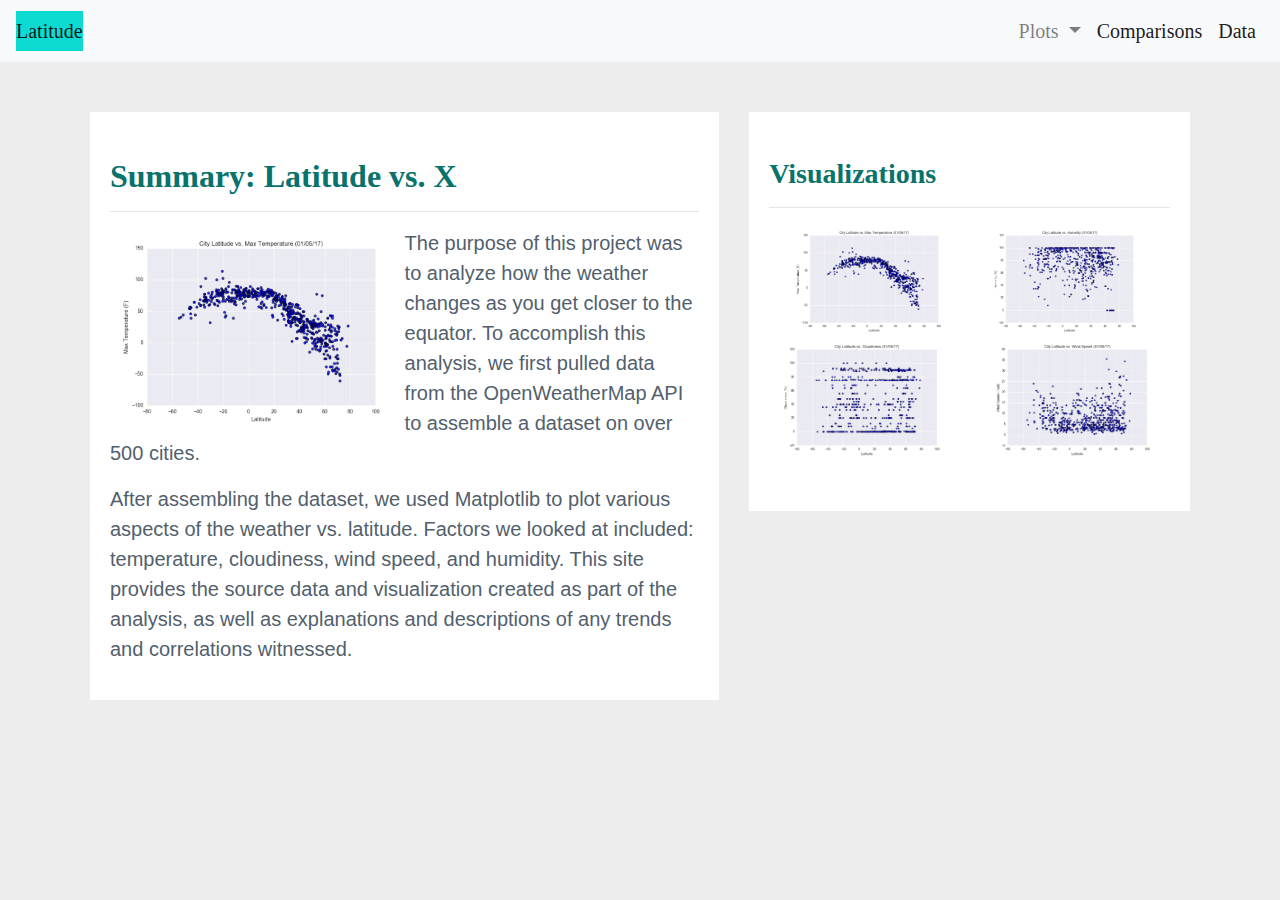
<file: index.html>
<!DOCTYPE html>
<html lang="en-us">

<head>
  <meta charset="UTF-8">
  <meta http-equiv="X-UA-Compatible" content="IE=edge">
  <title>Climate-Latitude Analysis Dashboard</title>
  <meta name="viewport" content="width=device-width, initial-scale=1">
  <link rel="stylesheet" href="https://stackpath.bootstrapcdn.com/bootstrap/4.3.1/css/bootstrap.min.css"
    integrity="sha384-ggOyR0iXCbMQv3Xipma34MD+dH/1fQ784/j6cY/iJTQUOhcWr7x9JvoRxT2MZw1T" crossorigin="anonymous">
  <link rel="stylesheet" type="text/css" media="screen" href="style.css">
</head>

<!-- Part1 Navbar and dropdown-->

<body>
  <div class="nagigation">
    <nav class="navbar navbar-expand-lg navbar-light bg-light">
      <a class="navbar-brand" href="index.html" style="background-color: #0ddbd1;">Latitude</a>
      <button class="navbar-toggler" type="button" data-toggle="collapse" data-target="#navbarSupportedContent"
        aria-controls="navbarSupportedContent" aria-expanded="false" aria-label="Toggle navigation">
        <span class="navbar-toggler-icon"></span>
      </button>

      <div class="collapse navbar-collapse" id="navbarSupportedContent">
        <ul class="navbar-nav ml-auto">
          <li class="nav-item dropdown">
            <a class="nav-link dropdown-toggle" href="#" id="navbarDropdown" role="button" data-toggle="dropdown"
              aria-haspopup="true" aria-expanded="false">
              Plots
            </a>
            <div class="dropdown-menu" aria-labelledby="navbarDropdown">
              <a class="dropdown-item" href="temperature.html">Max Temperature</a>
              <a class="dropdown-item" href="humidity.html">Humidity</a>
              <a class="dropdown-item" href="cloudiness.html">Cloudiness</a>
              <a class="dropdown-item" href="wind_speed.html">Wind Speed</a>
            </div>
          </li>
          <li class="nav-item active">
            <a class="nav-link" href="comparisons.html">Comparisons</a>
          </li>
          <li class="nav-item active">
            <a class="nav-link" href="data.html">Data</a>
          </li>
        </ul>
      </div>
    </nav>
  </div>

  <!-- Part 2: main part -->
  <div class="container">
    <div class="row">
      <div class="col-lg-7 col-md-12">
        <div class="box">
          <h2 class="title">Summary: Latitude vs. X</h2>
          <hr class="light">
          <img alt="Max Temperature Chart" src="Resources/assets/images/Fig1.png" class="visualization rounded float-left">

          <p>The purpose of this project was to analyze how the weather changes as you get closer to the
            equator. To accomplish this analysis, we first pulled data from the OpenWeatherMap API to
            assemble a dataset on over 500 cities.</p>
          <p>After assembling the dataset, we used Matplotlib to plot various aspects of the weather vs.
            latitude. Factors we looked at included: temperature, cloudiness, wind speed, and humidity. This
            site provides the source data and visualization created as part of the analysis, as well as
            explanations and descriptions of any trends and correlations witnessed.</p>
        </div>

      </div>
      <div class="col-lg-5 col-md-12">
        <div class="box">
          <h3 class="title">Visualizations</h3>
          <hr class="light">
          <div class="container">
            <div class="row" style="padding-bottom: 30px;">
              <div class="col-md-6">
                <a href="temperature.html"><img title="Max Temperature Plot" alt="Max Temperature Plot" src="Resources/assets/images/Fig1.png"
                    class="img-fluid" ></a>
              </div>
              <div class="col-md-6">
                <a href="humidity.html"><img title="Humidity Plot" alt="Humidity Plot" src="Resources/assets/images/Fig2.png"
                    class="img-fluid"></a>
              </div>
              <div class="row">
                <div class="col-md-6">
                  <a href="cloudiness.html"><img title="Cloudiness Plot" alt="Cloudiness Plot" src="Resources/assets/images/Fig3.png"
                      class="img-fluid"></a>
                </div>
                <div class="col-md-6">
                  <a href="wind_speed.html"><img title="Wind Speed Plot" alt="Wind Speed Plot" src="Resources/assets/images/Fig4.png"
                      class="img-fluid"></a>
                </div>
              </div>
            </div>

          </div>

        </div>
      </div>
    </div>
  </div>
  </div>

  <script src="https://code.jquery.com/jquery-3.3.1.slim.min.js"
    integrity="sha384-q8i/X+965DzO0rT7abK41JStQIAqVgRVzpbzo5smXKp4YfRvH+8abtTE1Pi6jizo"
    crossorigin="anonymous"></script>
  <script src="https://cdnjs.cloudflare.com/ajax/libs/popper.js/1.14.7/umd/popper.min.js"
    integrity="sha384-UO2eT0CpHqdSJQ6hJty5KVphtPhzWj9WO1clHTMGa3JDZwrnQq4sF86dIHNDz0W1"
    crossorigin="anonymous"></script>
  <script src="https://stackpath.bootstrapcdn.com/bootstrap/4.3.1/js/bootstrap.min.js"
    integrity="sha384-JjSmVgyd0p3pXB1rRibZUAYoIIy6OrQ6VrjIEaFf/nJGzIxFDsf4x0xIM+B07jRM"
    crossorigin="anonymous"></script>

</body>

</html>
</file>
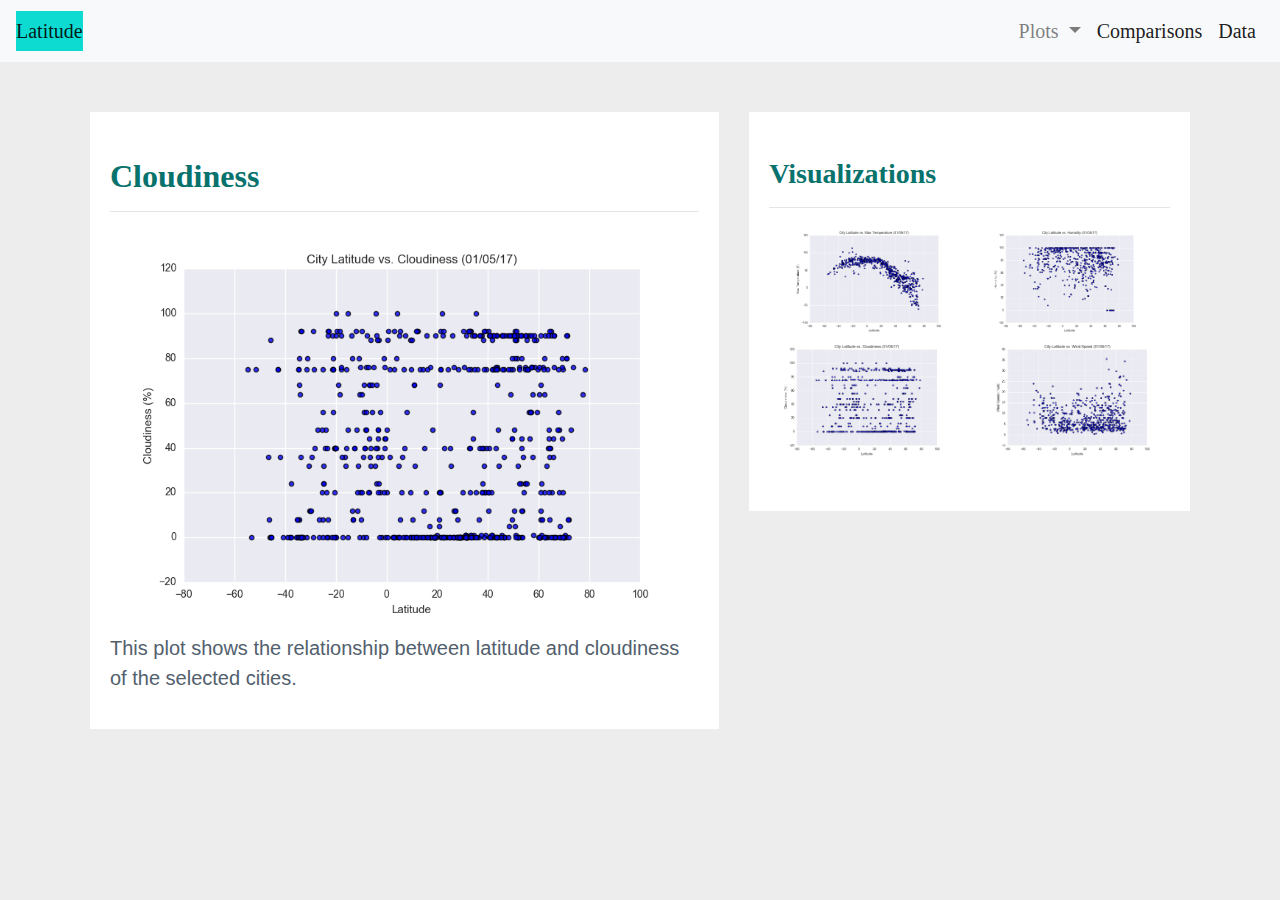
<file: cloudiness.html>
<!DOCTYPE html>
<html lang="en-us">

<head>
  <meta charset="UTF-8">
  <meta http-equiv="X-UA-Compatible" content="IE=edge">
  <title>Climate-Latitude Analysis Dashboard</title>
  <meta name="viewport" content="width=device-width, initial-scale=1">
  <link rel="stylesheet" href="https://stackpath.bootstrapcdn.com/bootstrap/4.3.1/css/bootstrap.min.css"
    integrity="sha384-ggOyR0iXCbMQv3Xipma34MD+dH/1fQ784/j6cY/iJTQUOhcWr7x9JvoRxT2MZw1T" crossorigin="anonymous">
  <link rel="stylesheet" type="text/css" media="screen" href="style.css">
</head>

<!-- Part1 Navbar and dropdown-->

<body>
  <div class="nagigation">
    <nav class="navbar navbar-expand-lg navbar-light bg-light">
      <a class="navbar-brand" href="index.html" style="background-color: #0ddbd1;">Latitude</a>
      <button class="navbar-toggler" type="button" data-toggle="collapse" data-target="#navbarSupportedContent"
        aria-controls="navbarSupportedContent" aria-expanded="false" aria-label="Toggle navigation">
        <span class="navbar-toggler-icon"></span>
      </button>

      <div class="collapse navbar-collapse" id="navbarSupportedContent">
        <ul class="navbar-nav ml-auto">
          <li class="nav-item dropdown">
            <a class="nav-link dropdown-toggle" href="#" id="navbarDropdown" role="button" data-toggle="dropdown"
              aria-haspopup="true" aria-expanded="false">
              Plots
            </a>
            <div class="dropdown-menu" aria-labelledby="navbarDropdown">
              <a class="dropdown-item" href="temperature.html">Max Temperature</a>
              <a class="dropdown-item" href="humidity.html">Humidity</a>
              <a class="dropdown-item" href="cloudiness.html">Cloudiness</a>
              <a class="dropdown-item" href="wind_speed.html">Wind Speed</a>
            </div>
          </li>
          <li class="nav-item active">
            <a class="nav-link" href="comparisons.html">Comparisons</a>
          </li>
          <li class="nav-item active">
            <a class="nav-link" href="data.html">Data</a>
          </li>
        </ul>
      </div>
    </nav>
  </div>

  <!-- Part 2: main part -->
  <div class="container">
    <div class="row">
      <div class="col-lg-7 col-md-12">
        <div class="box">
          <h2 class="title">Cloudiness</h2>
          <hr class="light">
          <img alt="Cloudiness Plot" src="Resources/assets/images/Fig3.png">

          <p>This plot shows the relationship between latitude and cloudiness of the selected cities.</p>
        </div>

      </div>
      <div class="col-lg-5 col-md-12">
        <div class="box">
          <h3 class="title">Visualizations</h3>
          <hr class="light">
          <div class="container">
            <div class="row" style="padding-bottom: 30px;">
              <div class="col-md-6">
                <a href="temperature.html"><img title="Max Temperature plot" alt="Max Temperature Plot" src="Resources/assets/images/Fig1.png" 
                    class="img-fluid"></a>
              </div>
              <div class="col-md-6">
                <a href="humidity.html"><img title="Humidity Plot" alt="Humidity Plot" src="Resources/assets/images/Fig2.png"
                    class="img-fluid"></a>
              </div>
              <div class="row">
                <div class="col-md-6">
                  <a href="cloudiness.html"><img title="Cloudiness Plot" alt="Cloudiness Plot" src="Resources/assets/images/Fig3.png"
                      class="img-fluid"></a>
                </div>
                <div class="col-md-6">
                  <a href="wind_speed.html"><img title="Wind Speed Plot" alt="Wind Speed Plot" src="Resources/assets/images/Fig4.png"
                      class="img-fluid"></a>
                </div>
              </div>
            </div>

          </div>

        </div>
      </div>
    </div>
  </div>
  </div>

  <script src="https://code.jquery.com/jquery-3.3.1.slim.min.js"
    integrity="sha384-q8i/X+965DzO0rT7abK41JStQIAqVgRVzpbzo5smXKp4YfRvH+8abtTE1Pi6jizo"
    crossorigin="anonymous"></script>
  <script src="https://cdnjs.cloudflare.com/ajax/libs/popper.js/1.14.7/umd/popper.min.js"
    integrity="sha384-UO2eT0CpHqdSJQ6hJty5KVphtPhzWj9WO1clHTMGa3JDZwrnQq4sF86dIHNDz0W1"
    crossorigin="anonymous"></script>
  <script src="https://stackpath.bootstrapcdn.com/bootstrap/4.3.1/js/bootstrap.min.js"
    integrity="sha384-JjSmVgyd0p3pXB1rRibZUAYoIIy6OrQ6VrjIEaFf/nJGzIxFDsf4x0xIM+B07jRM"
    crossorigin="anonymous"></script>

</body>

</html>
</file>
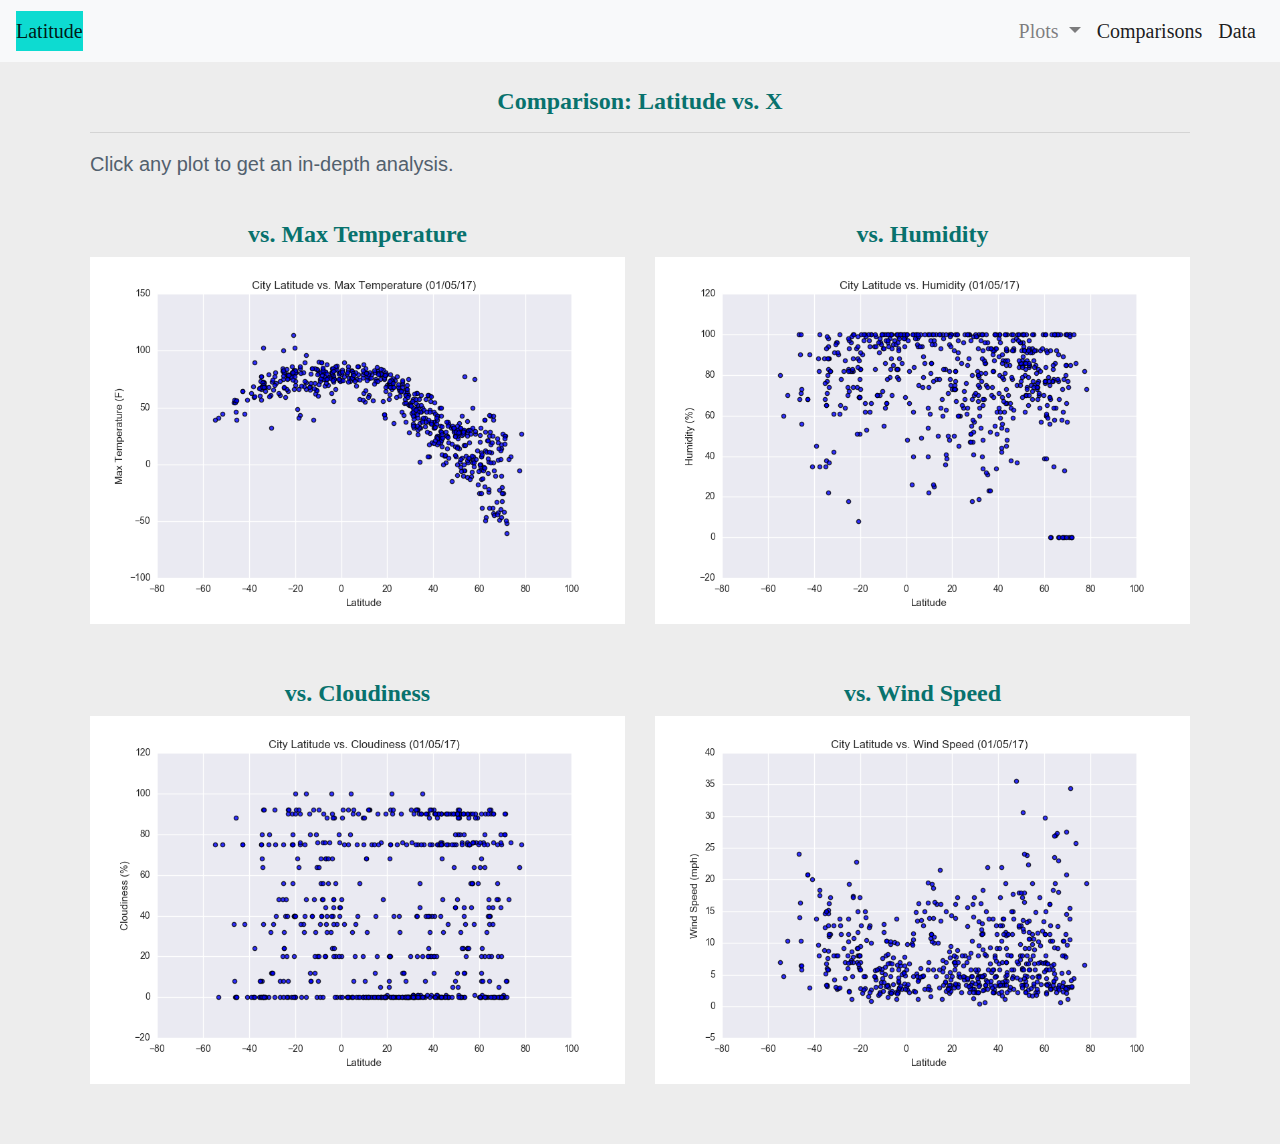
<file: comparisons.html>
<!DOCTYPE html>
<html lang="en-us">

<head>
  <meta charset="UTF-8">
  <meta http-equiv="X-UA-Compatible" content="IE=edge">
  <title>Climate-Latitude Analysis Dashboard</title>
  <meta name="viewport" content="width=device-width, initial-scale=1">
  <link rel="stylesheet" href="https://stackpath.bootstrapcdn.com/bootstrap/4.3.1/css/bootstrap.min.css"
    integrity="sha384-ggOyR0iXCbMQv3Xipma34MD+dH/1fQ784/j6cY/iJTQUOhcWr7x9JvoRxT2MZw1T" crossorigin="anonymous">
  <link rel="stylesheet" type="text/css" media="screen" href="style.css">
</head>

<!-- Part1 Navbar and dropdown-->

<body>
  <div class="nagigation">
    <nav class="navbar navbar-expand-lg navbar-light bg-light">
      <a class="navbar-brand" href="index.html" style="background-color: #0ddbd1;">Latitude</a>
      <button class="navbar-toggler" type="button" data-toggle="collapse" data-target="#navbarSupportedContent"
        aria-controls="navbarSupportedContent" aria-expanded="false" aria-label="Toggle navigation">
        <span class="navbar-toggler-icon"></span>
      </button>

      <div class="collapse navbar-collapse" id="navbarSupportedContent">
        <ul class="navbar-nav ml-auto">
          <li class="nav-item dropdown">
            <a class="nav-link dropdown-toggle" href="#" id="navbarDropdown" role="button" data-toggle="dropdown"
              aria-haspopup="true" aria-expanded="false">
              Plots
            </a>
            <div class="dropdown-menu" aria-labelledby="navbarDropdown">
              <a class="dropdown-item" href="temperature.html">Max Temperature</a>
              <a class="dropdown-item" href="humidity.html">Humidity</a>
              <a class="dropdown-item" href="cloudiness.html">Cloudiness</a>
              <a class="dropdown-item" href="wind_speed.html">Wind Speed</a>
            </div>
          </li>
          <li class="nav-item active">
            <a class="nav-link" href="comparisons.html">Comparisons</a>
          </li>
          <li class="nav-item active">
            <a class="nav-link" href="data.html">Data</a>
          </li>
        </ul>
      </div>
    </nav>
  </div>

  <!-- Part 2: main part -->
  <div class="container" style="padding-bottom: 30px;">
    <h4 class="title" style="text-align: center">Comparison: Latitude vs. X</h4>
    <hr class="light">
    <p>Click any plot to get an in-depth analysis.</p>
    <div class="row">
      <div class="col-md-6" style="padding-bottom: 30px;">
        <h4 class=" title" style="text-align: center"> vs. Max Temperature</h4>
        <a href="temperature.html"><img title="Max Temperature plot" alt="Max Temperature Plot"
            src="Resources/assets/images/Fig1.png" class="img-fluid"></a>
      </div>
      <div class="col-md-6" style="padding-bottom: 30px;">
        <h4 class="title" style="text-align: center"> vs. Humidity</h4>
        <a href="humidity.html"><img title="Humidity Plot" alt="Humidity Plot" src="Resources/assets/images/Fig2.png"
            class="img-fluid"></a>
      </div>
      <div class="col-md-6" style="padding-bottom: 30px;">
        <h4 class="title" style="text-align: center"> vs. Cloudiness</h4>
        <a href="cloudiness.html"><img title="Cloudiness Plot" alt="Cloudiness Plot"
            src="Resources/assets/images/Fig3.png" class="img-fluid"></a>
      </div>
      <div class="col-md-6" style="padding-bottom: 30px;">
        <h4 class="title" style="text-align: center"> vs. Wind Speed</h4>
        <a href="wind_speed.html"><img title="Wind Speed Plot" alt="Wind Speed Plot"
            src="Resources/assets/images/Fig4.png" class="img-fluid"></a>
      </div>
    </div>
  </div>

  </div>



  <script src="https://code.jquery.com/jquery-3.3.1.slim.min.js"
    integrity="sha384-q8i/X+965DzO0rT7abK41JStQIAqVgRVzpbzo5smXKp4YfRvH+8abtTE1Pi6jizo"
    crossorigin="anonymous"></script>
  <script src="https://cdnjs.cloudflare.com/ajax/libs/popper.js/1.14.7/umd/popper.min.js"
    integrity="sha384-UO2eT0CpHqdSJQ6hJty5KVphtPhzWj9WO1clHTMGa3JDZwrnQq4sF86dIHNDz0W1"
    crossorigin="anonymous"></script>
  <script src="https://stackpath.bootstrapcdn.com/bootstrap/4.3.1/js/bootstrap.min.js"
    integrity="sha384-JjSmVgyd0p3pXB1rRibZUAYoIIy6OrQ6VrjIEaFf/nJGzIxFDsf4x0xIM+B07jRM"
    crossorigin="anonymous"></script>

</body>

</html>
</file>
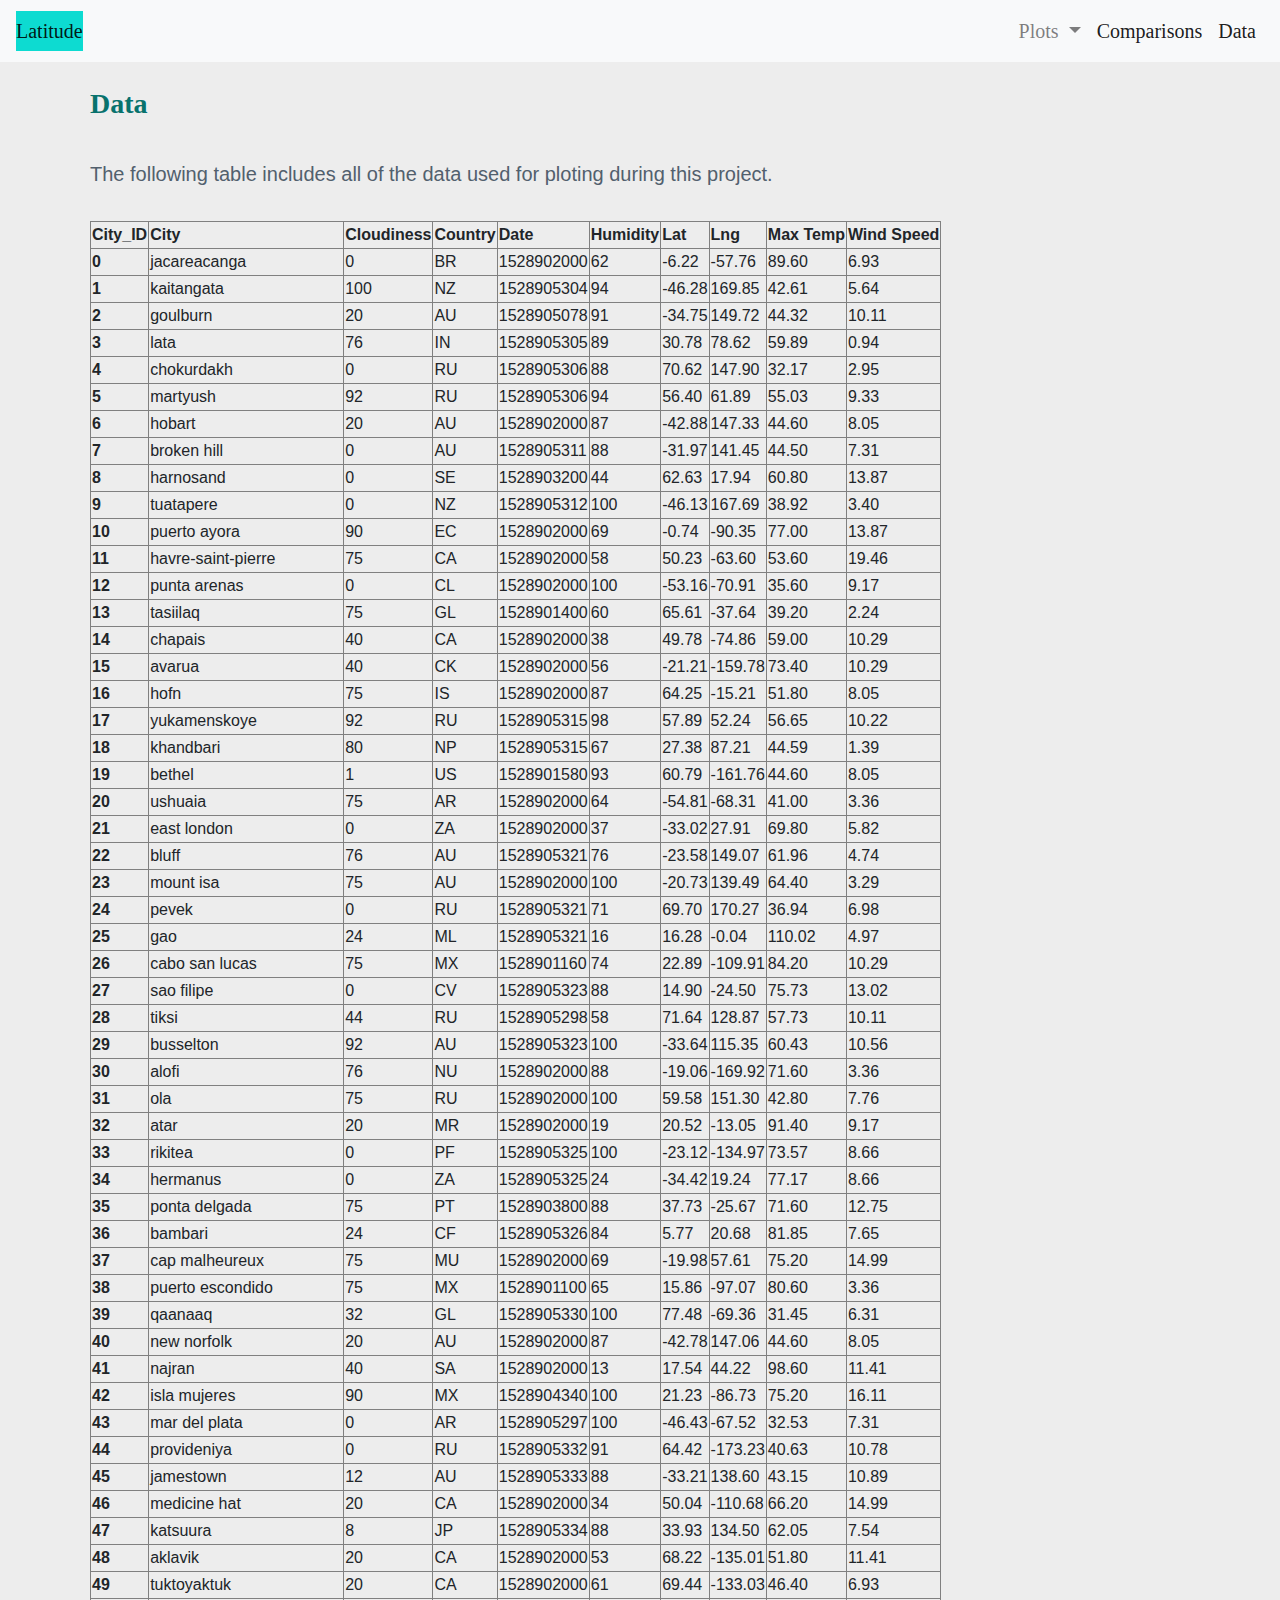
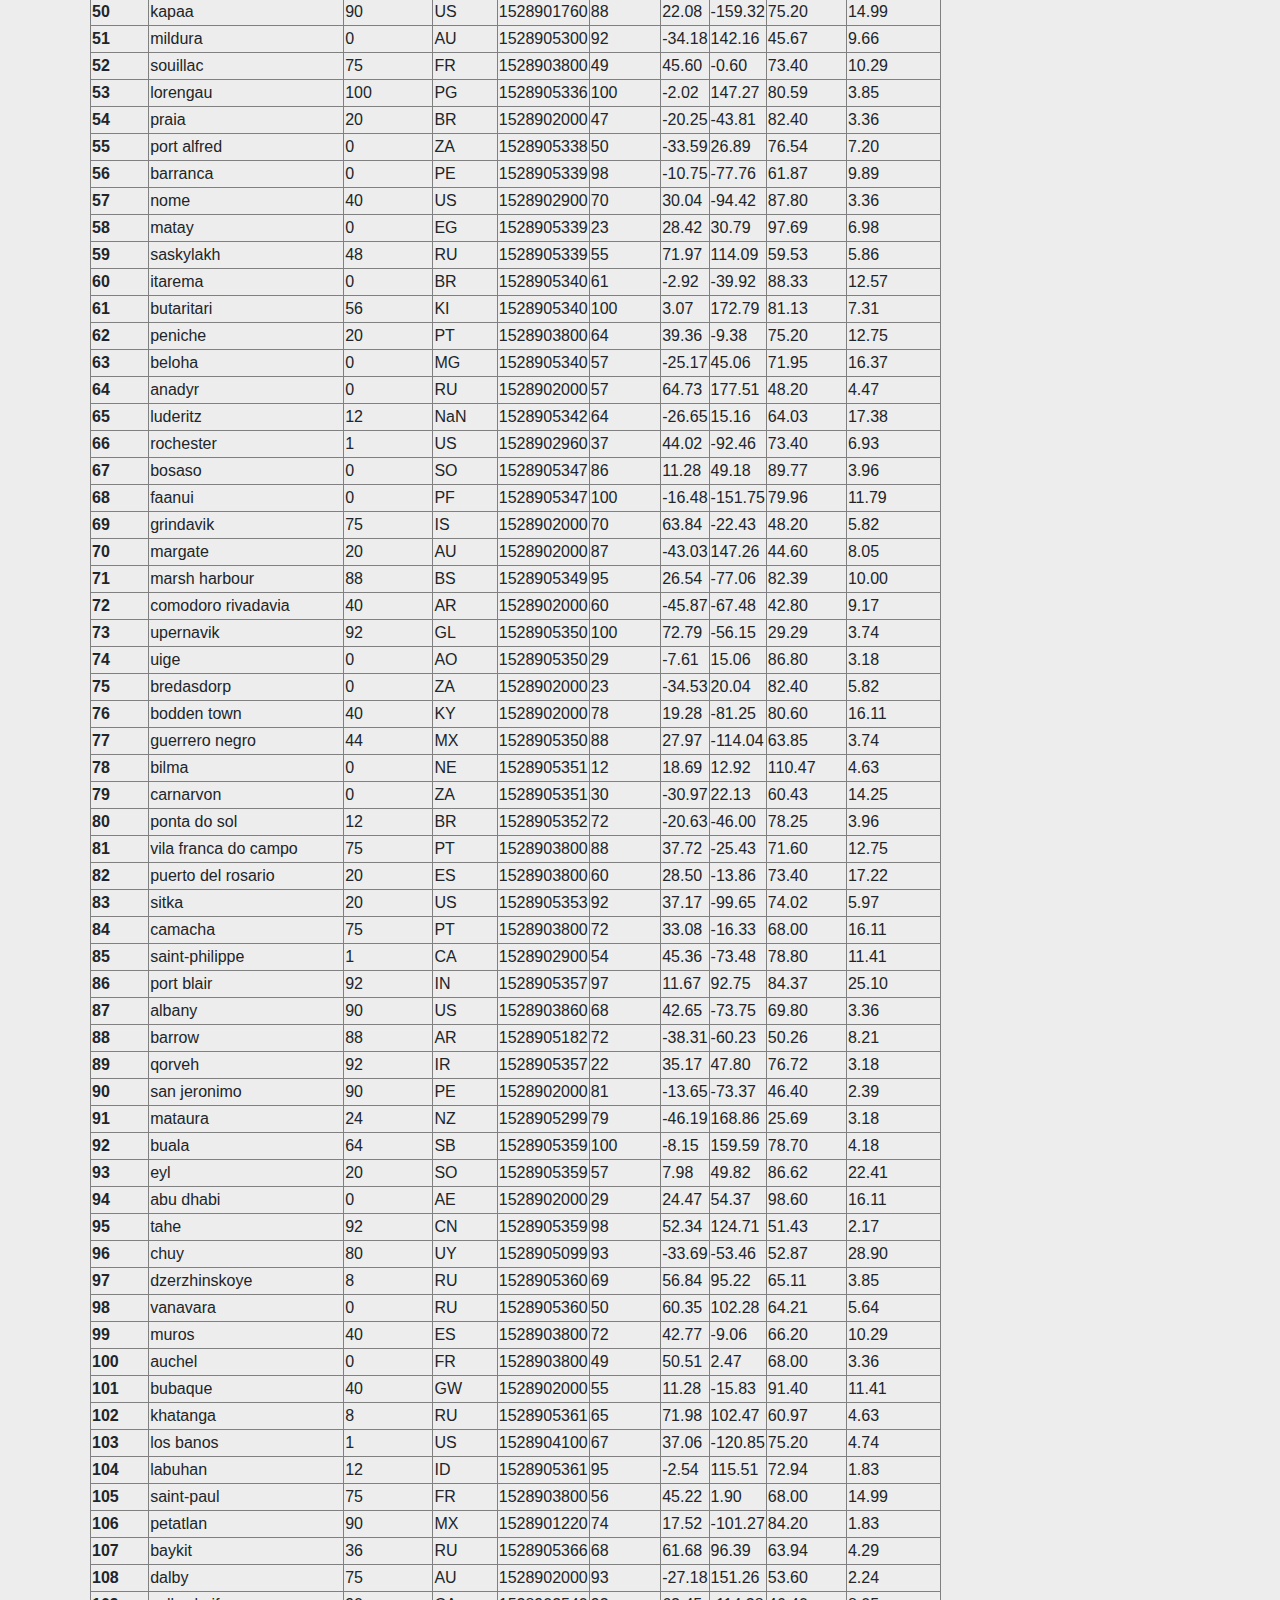
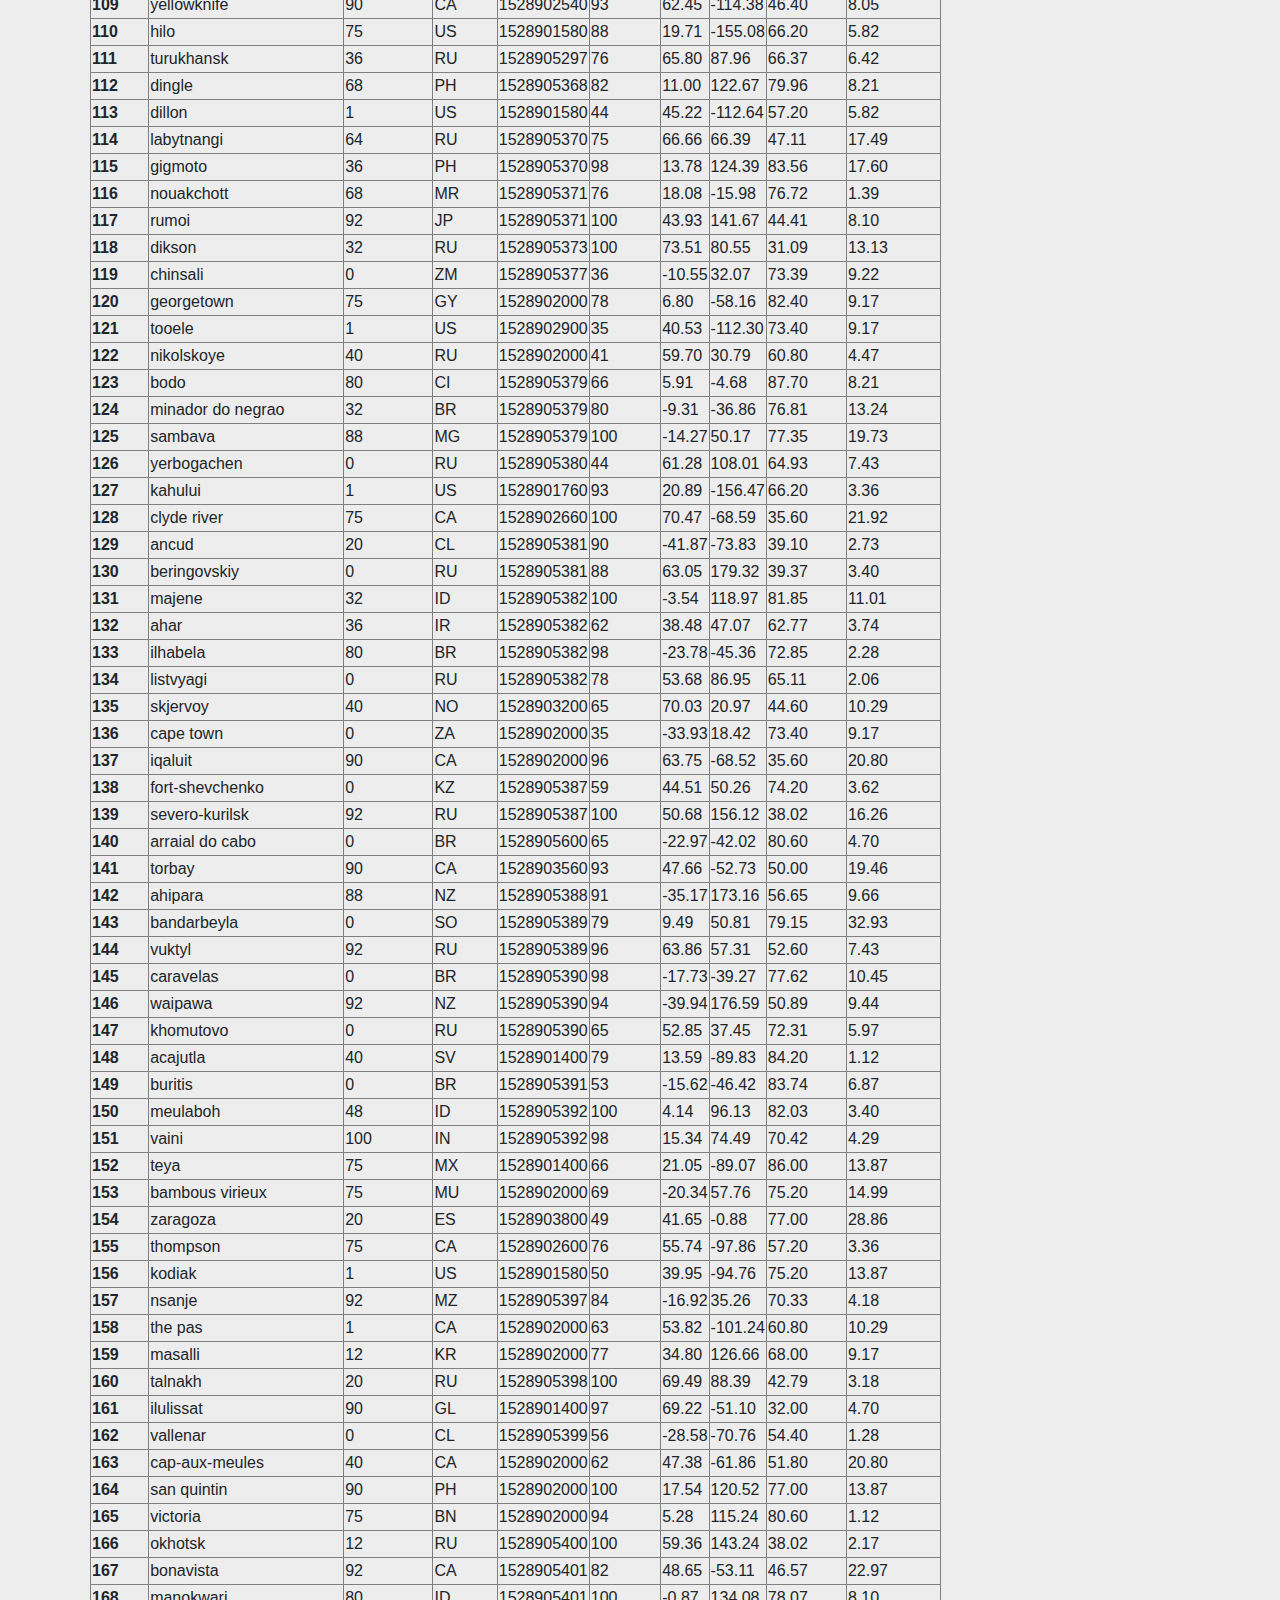
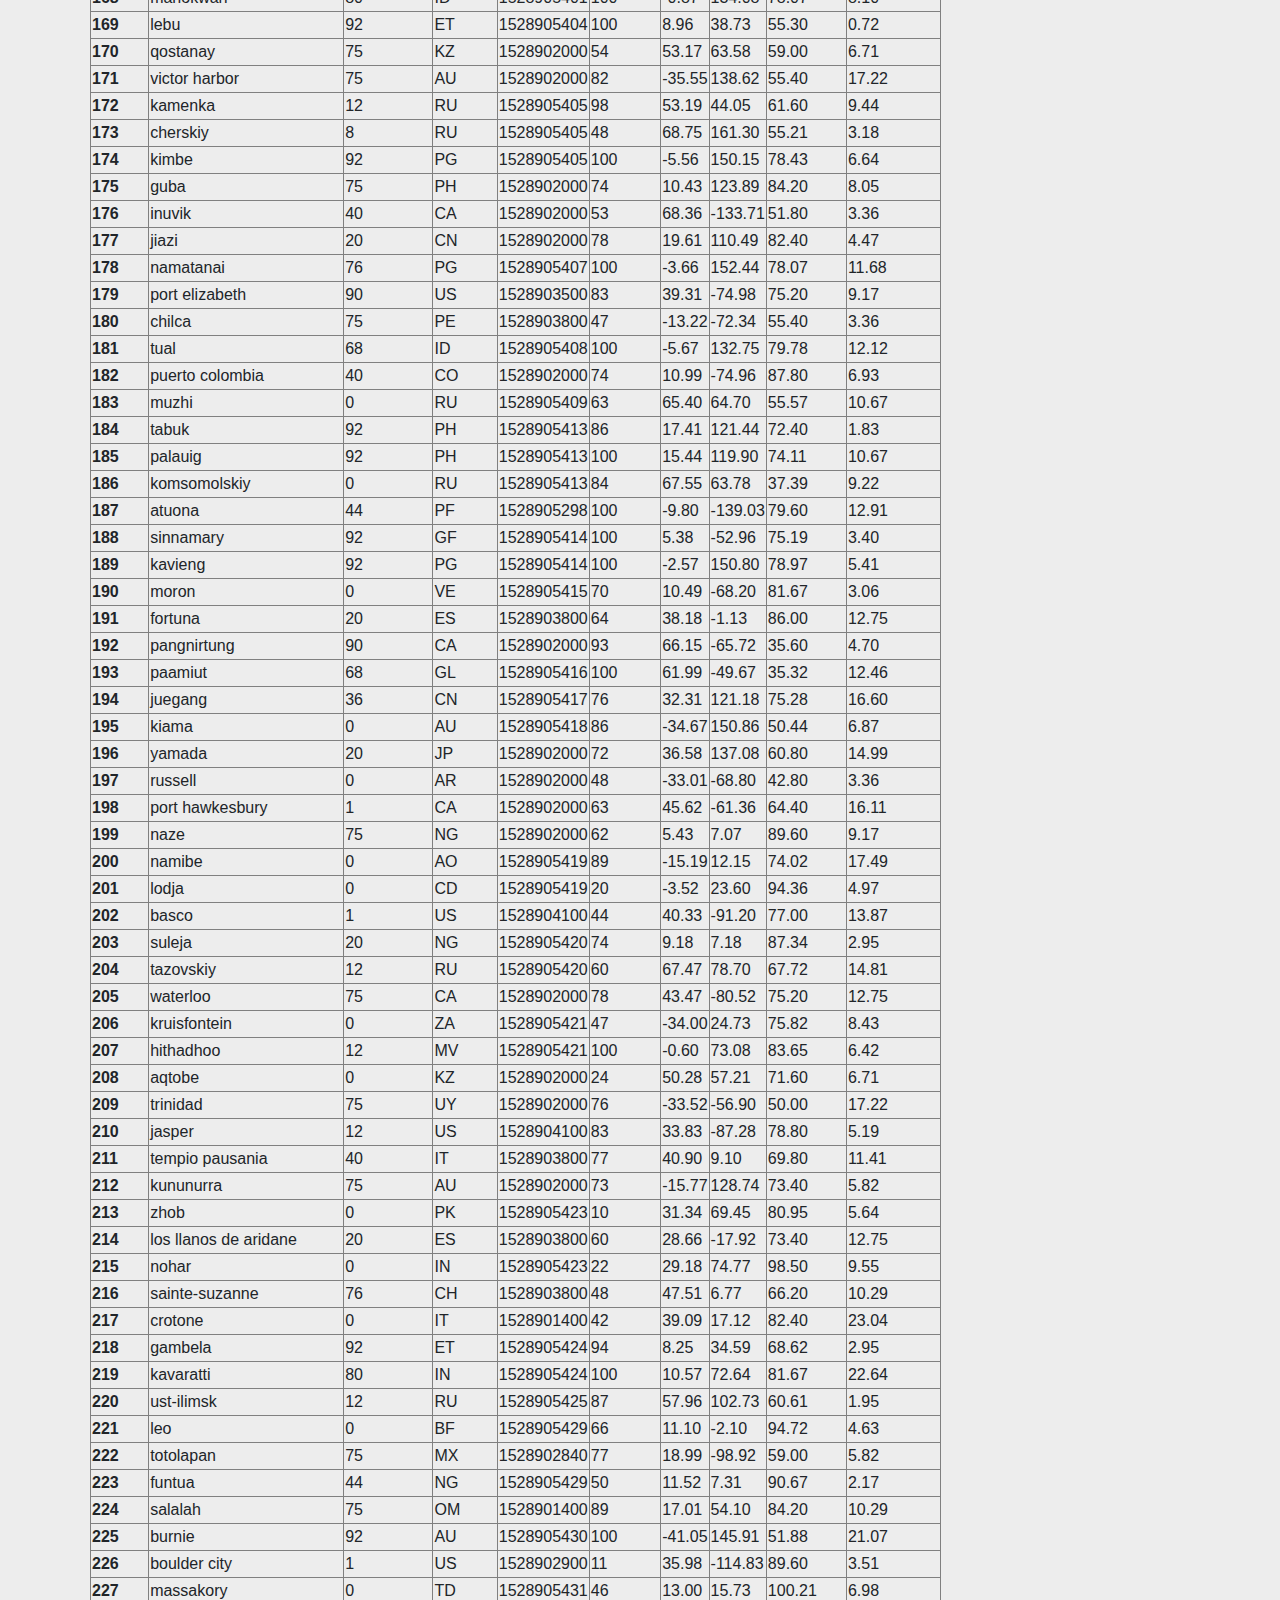
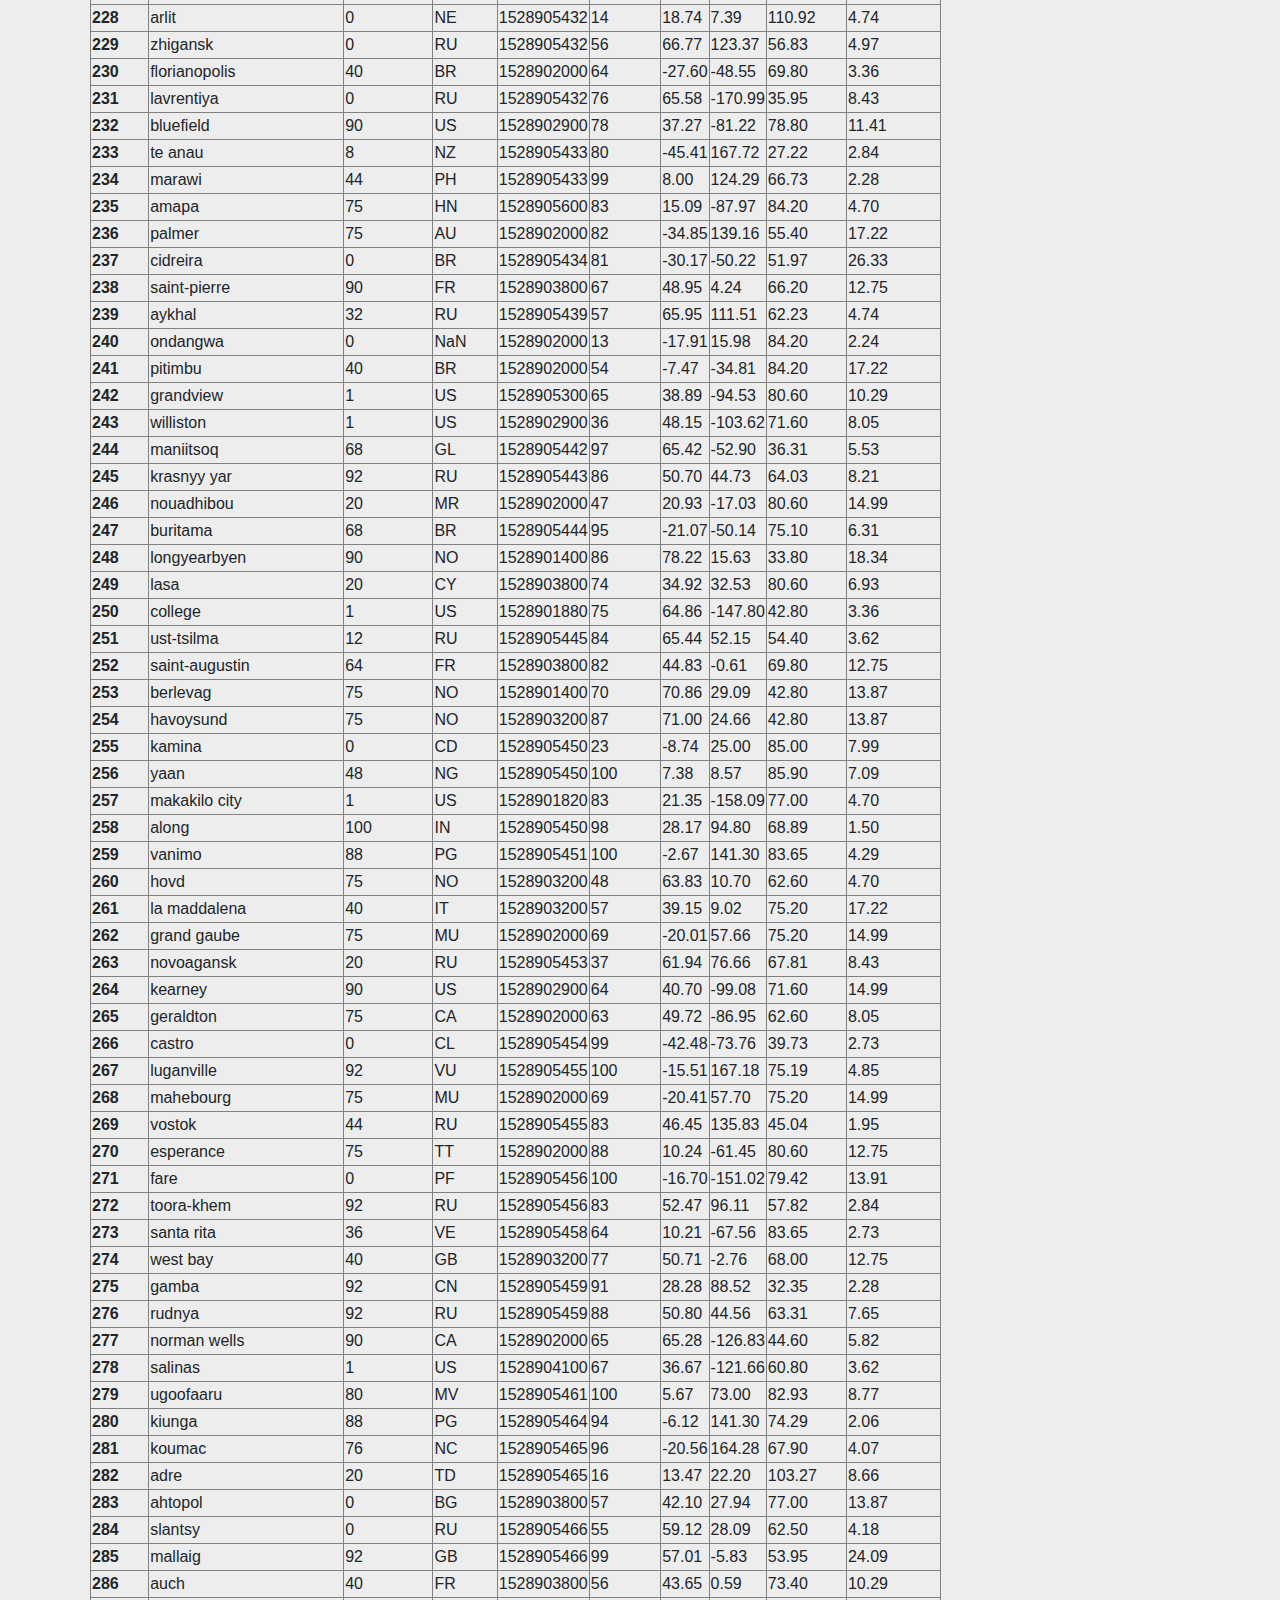
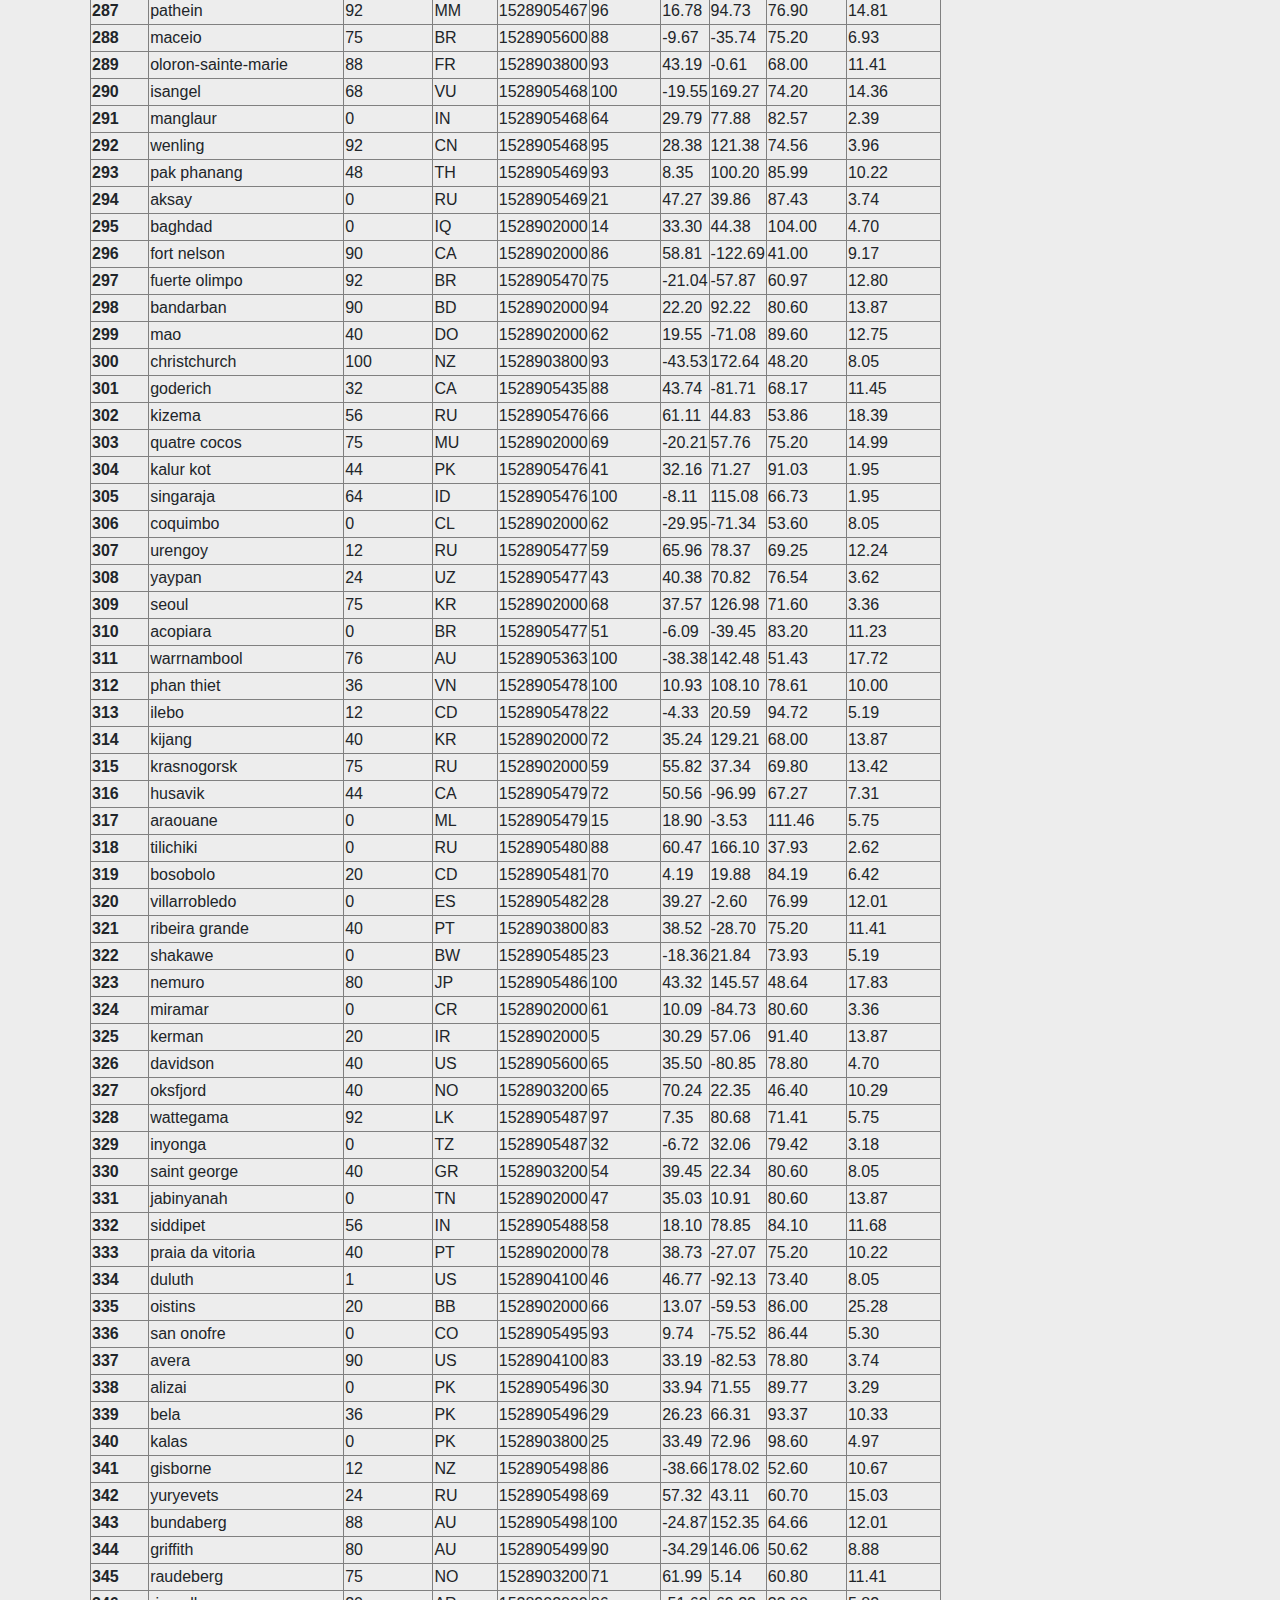
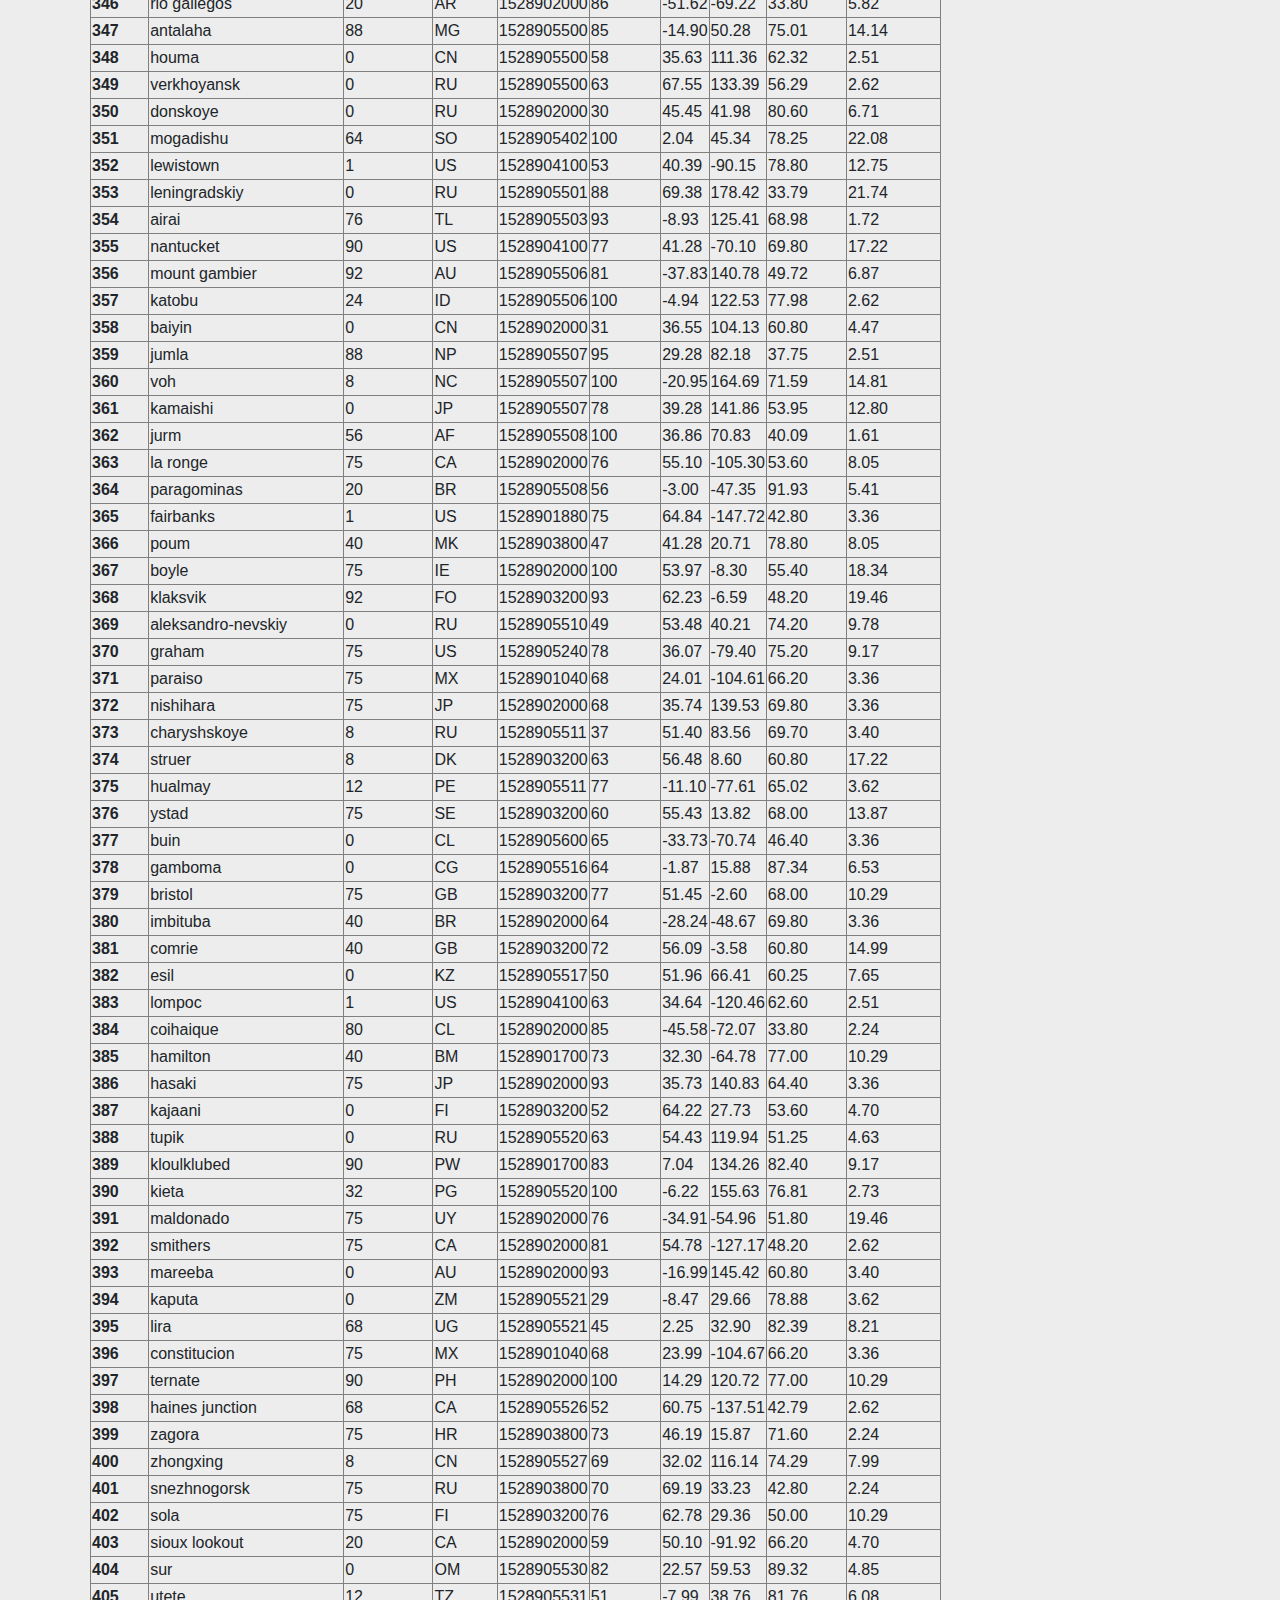
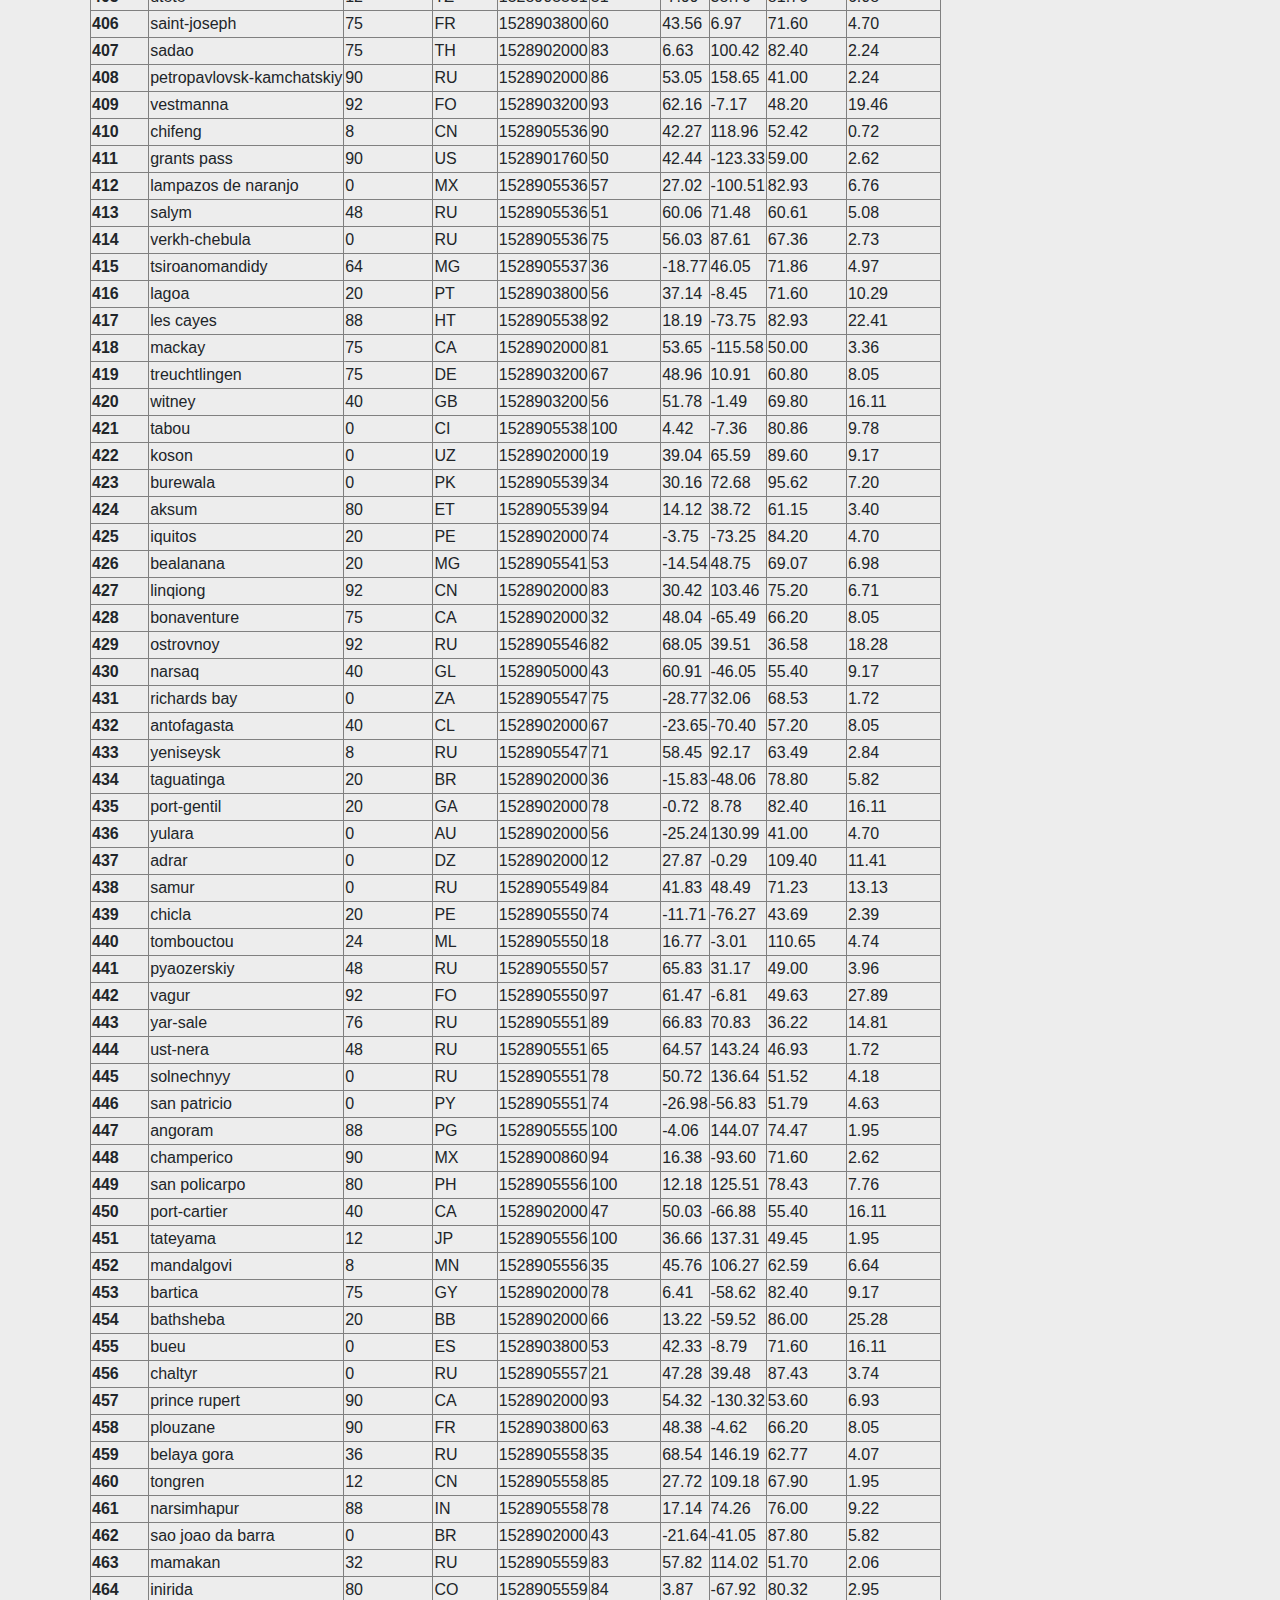
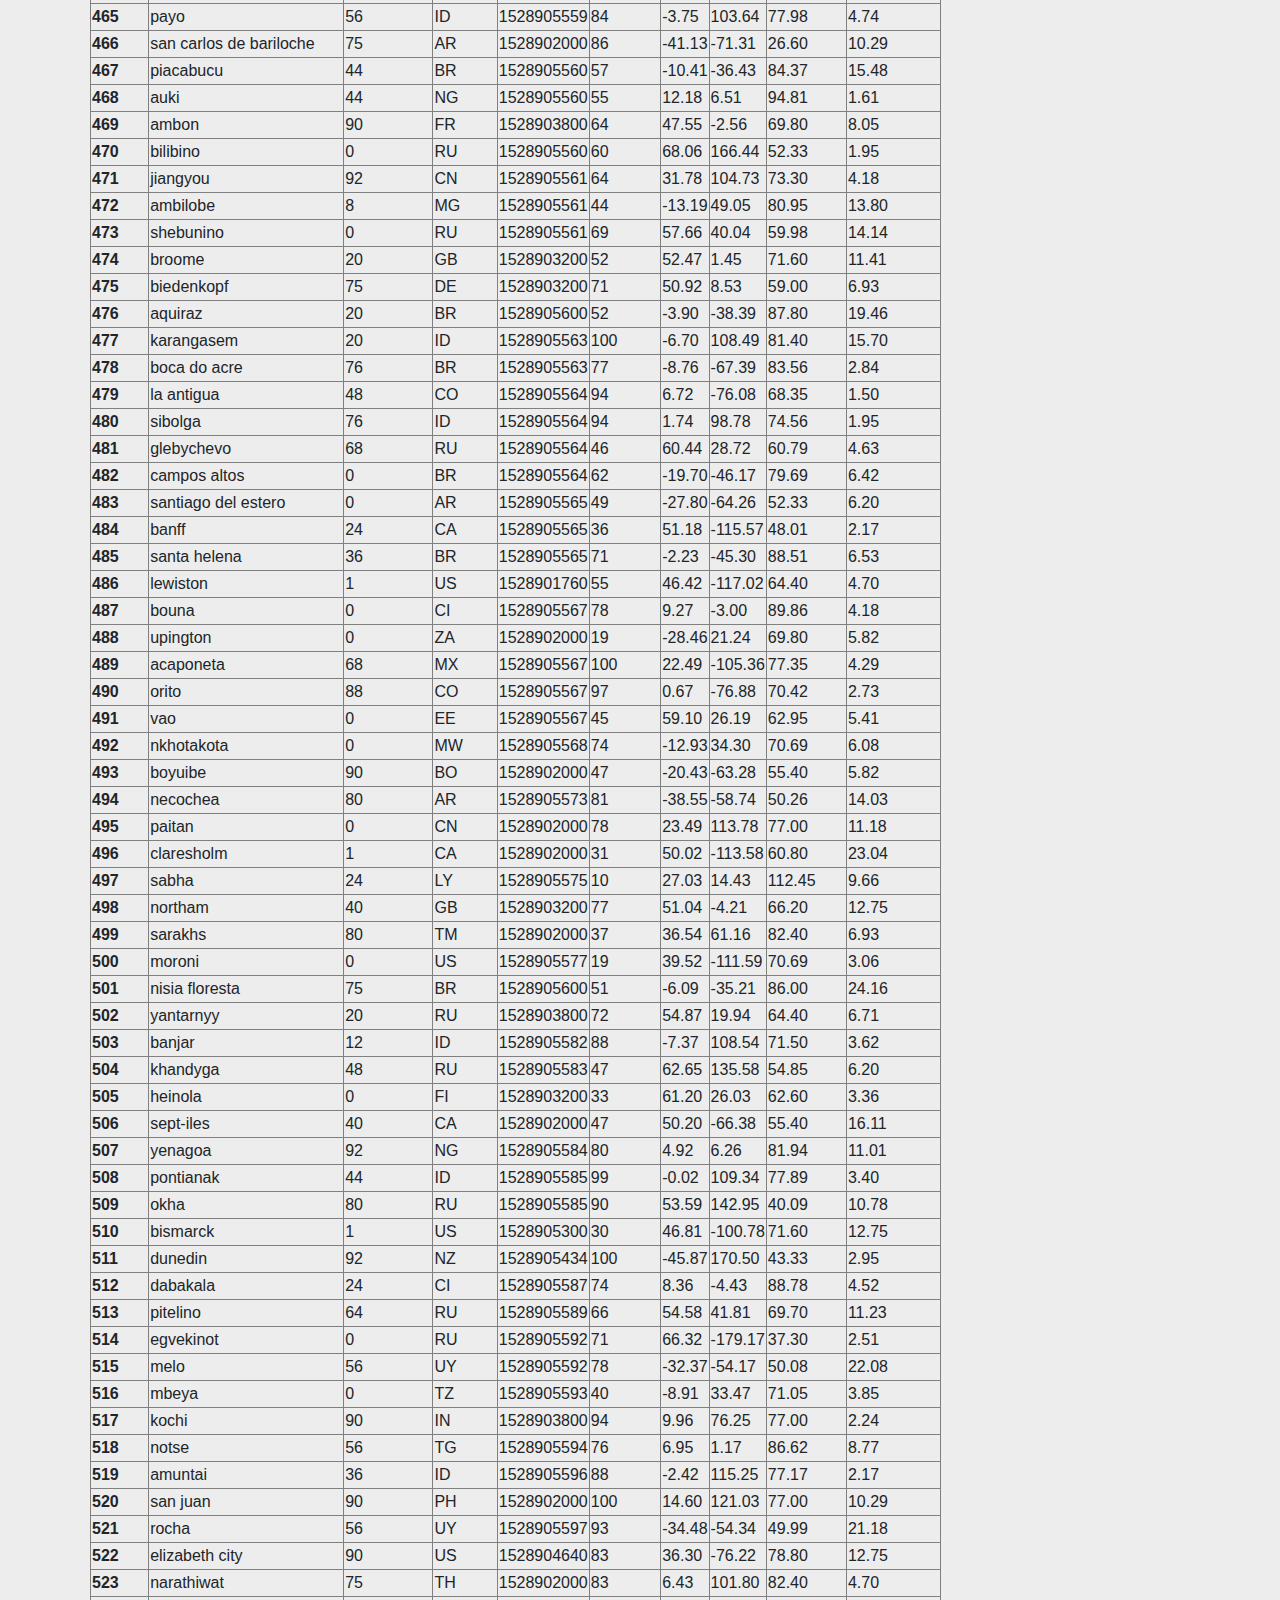
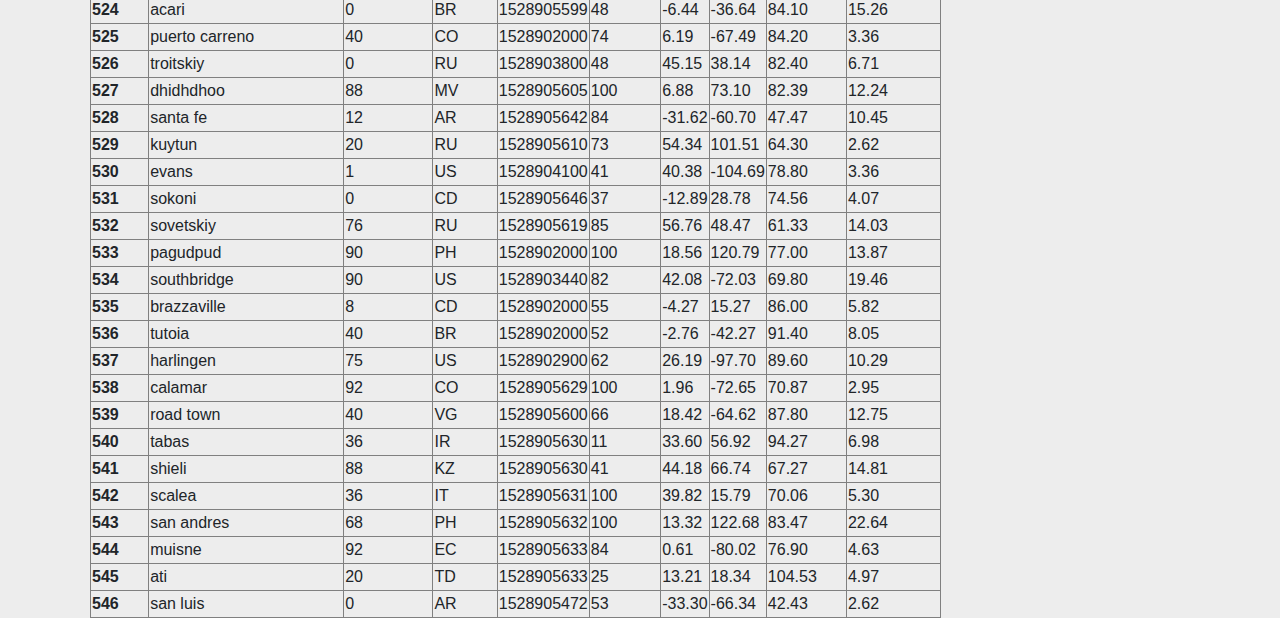
<file: data.html>
<!DOCTYPE html>
<html lang="en-us">

<head>
  <meta charset="UTF-8">
  <meta http-equiv="X-UA-Compatible" content="IE=edge">
  <title>Climate-Latitude Analysis Dashboard</title>
  <meta name="viewport" content="width=device-width, initial-scale=1">
  <link rel="stylesheet" href="https://stackpath.bootstrapcdn.com/bootstrap/4.3.1/css/bootstrap.min.css"
    integrity="sha384-ggOyR0iXCbMQv3Xipma34MD+dH/1fQ784/j6cY/iJTQUOhcWr7x9JvoRxT2MZw1T" crossorigin="anonymous">
  <link rel="stylesheet" type="text/css" media="screen" href="style.css">
</head>

<!-- Part1 Navbar and dropdown-->

<body>
  <div class="nagigation">
    <nav class="navbar navbar-expand-lg navbar-light bg-light">
      <a class="navbar-brand" href="index.html" style="background-color: #0ddbd1;">Latitude</a>
      <button class="navbar-toggler" type="button" data-toggle="collapse" data-target="#navbarSupportedContent"
        aria-controls="navbarSupportedContent" aria-expanded="false" aria-label="Toggle navigation">
        <span class="navbar-toggler-icon"></span>
      </button>

      <div class="collapse navbar-collapse" id="navbarSupportedContent">
        <ul class="navbar-nav ml-auto">
          <li class="nav-item dropdown">
            <a class="nav-link dropdown-toggle" href="#" id="navbarDropdown" role="button" data-toggle="dropdown"
              aria-haspopup="true" aria-expanded="false">
              Plots
            </a>
            <div class="dropdown-menu" aria-labelledby="navbarDropdown">
              <a class="dropdown-item" href="temperature.html">Max Temperature</a>
              <a class="dropdown-item" href="humidity.html">Humidity</a>
              <a class="dropdown-item" href="cloudiness.html">Cloudiness</a>
              <a class="dropdown-item" href="wind_speed.html">Wind Speed</a>
            </div>
          </li>
          <li class="nav-item active">
            <a class="nav-link" href="comparisons.html">Comparisons</a>
          </li>
          <li class="nav-item active">
            <a class="nav-link" href="data.html">Data</a>
          </li>
        </ul>
      </div>
    </nav>
  </div>

  <!-- main part -->
  <div class="container">
    <div class="Box">
      <h3 class="title" style="padding-bottom: 30px;">Data</h3>
      <p>The following table includes all of the data used for ploting during this project.</p>
      <div class="table-responsive table-padding">
        <table class="table table-striped table-hover" </div>
          <table border=1, class="dataframe">
            <thead>
              <tr style="text-align: left;">
                <th>City_ID</th>
                <th>City</th>
                <th>Cloudiness</th>
                <th>Country</th>
                <th>Date</th>
                <th>Humidity</th>
                <th>Lat</th>
                <th>Lng</th>
                <th>Max Temp</th>
                <th>Wind Speed</th>
              </tr>
            </thead>
            <tbody>
              <tr>
                <th>0</th>
                <td>jacareacanga</td>
                <td>0</td>
                <td>BR</td>
                <td>1528902000</td>
                <td>62</td>
                <td>-6.22</td>
                <td>-57.76</td>
                <td>89.60</td>
                <td>6.93</td>
              </tr>
              <tr>
                <th>1</th>
                <td>kaitangata</td>
                <td>100</td>
                <td>NZ</td>
                <td>1528905304</td>
                <td>94</td>
                <td>-46.28</td>
                <td>169.85</td>
                <td>42.61</td>
                <td>5.64</td>
              </tr>
              <tr>
                <th>2</th>
                <td>goulburn</td>
                <td>20</td>
                <td>AU</td>
                <td>1528905078</td>
                <td>91</td>
                <td>-34.75</td>
                <td>149.72</td>
                <td>44.32</td>
                <td>10.11</td>
              </tr>
              <tr>
                <th>3</th>
                <td>lata</td>
                <td>76</td>
                <td>IN</td>
                <td>1528905305</td>
                <td>89</td>
                <td>30.78</td>
                <td>78.62</td>
                <td>59.89</td>
                <td>0.94</td>
              </tr>
              <tr>
                <th>4</th>
                <td>chokurdakh</td>
                <td>0</td>
                <td>RU</td>
                <td>1528905306</td>
                <td>88</td>
                <td>70.62</td>
                <td>147.90</td>
                <td>32.17</td>
                <td>2.95</td>
              </tr>
              <tr>
                <th>5</th>
                <td>martyush</td>
                <td>92</td>
                <td>RU</td>
                <td>1528905306</td>
                <td>94</td>
                <td>56.40</td>
                <td>61.89</td>
                <td>55.03</td>
                <td>9.33</td>
              </tr>
              <tr>
                <th>6</th>
                <td>hobart</td>
                <td>20</td>
                <td>AU</td>
                <td>1528902000</td>
                <td>87</td>
                <td>-42.88</td>
                <td>147.33</td>
                <td>44.60</td>
                <td>8.05</td>
              </tr>
              <tr>
                <th>7</th>
                <td>broken hill</td>
                <td>0</td>
                <td>AU</td>
                <td>1528905311</td>
                <td>88</td>
                <td>-31.97</td>
                <td>141.45</td>
                <td>44.50</td>
                <td>7.31</td>
              </tr>
              <tr>
                <th>8</th>
                <td>harnosand</td>
                <td>0</td>
                <td>SE</td>
                <td>1528903200</td>
                <td>44</td>
                <td>62.63</td>
                <td>17.94</td>
                <td>60.80</td>
                <td>13.87</td>
              </tr>
              <tr>
                <th>9</th>
                <td>tuatapere</td>
                <td>0</td>
                <td>NZ</td>
                <td>1528905312</td>
                <td>100</td>
                <td>-46.13</td>
                <td>167.69</td>
                <td>38.92</td>
                <td>3.40</td>
              </tr>
              <tr>
                <th>10</th>
                <td>puerto ayora</td>
                <td>90</td>
                <td>EC</td>
                <td>1528902000</td>
                <td>69</td>
                <td>-0.74</td>
                <td>-90.35</td>
                <td>77.00</td>
                <td>13.87</td>
              </tr>
              <tr>
                <th>11</th>
                <td>havre-saint-pierre</td>
                <td>75</td>
                <td>CA</td>
                <td>1528902000</td>
                <td>58</td>
                <td>50.23</td>
                <td>-63.60</td>
                <td>53.60</td>
                <td>19.46</td>
              </tr>
              <tr>
                <th>12</th>
                <td>punta arenas</td>
                <td>0</td>
                <td>CL</td>
                <td>1528902000</td>
                <td>100</td>
                <td>-53.16</td>
                <td>-70.91</td>
                <td>35.60</td>
                <td>9.17</td>
              </tr>
              <tr>
                <th>13</th>
                <td>tasiilaq</td>
                <td>75</td>
                <td>GL</td>
                <td>1528901400</td>
                <td>60</td>
                <td>65.61</td>
                <td>-37.64</td>
                <td>39.20</td>
                <td>2.24</td>
              </tr>
              <tr>
                <th>14</th>
                <td>chapais</td>
                <td>40</td>
                <td>CA</td>
                <td>1528902000</td>
                <td>38</td>
                <td>49.78</td>
                <td>-74.86</td>
                <td>59.00</td>
                <td>10.29</td>
              </tr>
              <tr>
                <th>15</th>
                <td>avarua</td>
                <td>40</td>
                <td>CK</td>
                <td>1528902000</td>
                <td>56</td>
                <td>-21.21</td>
                <td>-159.78</td>
                <td>73.40</td>
                <td>10.29</td>
              </tr>
              <tr>
                <th>16</th>
                <td>hofn</td>
                <td>75</td>
                <td>IS</td>
                <td>1528902000</td>
                <td>87</td>
                <td>64.25</td>
                <td>-15.21</td>
                <td>51.80</td>
                <td>8.05</td>
              </tr>
              <tr>
                <th>17</th>
                <td>yukamenskoye</td>
                <td>92</td>
                <td>RU</td>
                <td>1528905315</td>
                <td>98</td>
                <td>57.89</td>
                <td>52.24</td>
                <td>56.65</td>
                <td>10.22</td>
              </tr>
              <tr>
                <th>18</th>
                <td>khandbari</td>
                <td>80</td>
                <td>NP</td>
                <td>1528905315</td>
                <td>67</td>
                <td>27.38</td>
                <td>87.21</td>
                <td>44.59</td>
                <td>1.39</td>
              </tr>
              <tr>
                <th>19</th>
                <td>bethel</td>
                <td>1</td>
                <td>US</td>
                <td>1528901580</td>
                <td>93</td>
                <td>60.79</td>
                <td>-161.76</td>
                <td>44.60</td>
                <td>8.05</td>
              </tr>
              <tr>
                <th>20</th>
                <td>ushuaia</td>
                <td>75</td>
                <td>AR</td>
                <td>1528902000</td>
                <td>64</td>
                <td>-54.81</td>
                <td>-68.31</td>
                <td>41.00</td>
                <td>3.36</td>
              </tr>
              <tr>
                <th>21</th>
                <td>east london</td>
                <td>0</td>
                <td>ZA</td>
                <td>1528902000</td>
                <td>37</td>
                <td>-33.02</td>
                <td>27.91</td>
                <td>69.80</td>
                <td>5.82</td>
              </tr>
              <tr>
                <th>22</th>
                <td>bluff</td>
                <td>76</td>
                <td>AU</td>
                <td>1528905321</td>
                <td>76</td>
                <td>-23.58</td>
                <td>149.07</td>
                <td>61.96</td>
                <td>4.74</td>
              </tr>
              <tr>
                <th>23</th>
                <td>mount isa</td>
                <td>75</td>
                <td>AU</td>
                <td>1528902000</td>
                <td>100</td>
                <td>-20.73</td>
                <td>139.49</td>
                <td>64.40</td>
                <td>3.29</td>
              </tr>
              <tr>
                <th>24</th>
                <td>pevek</td>
                <td>0</td>
                <td>RU</td>
                <td>1528905321</td>
                <td>71</td>
                <td>69.70</td>
                <td>170.27</td>
                <td>36.94</td>
                <td>6.98</td>
              </tr>
              <tr>
                <th>25</th>
                <td>gao</td>
                <td>24</td>
                <td>ML</td>
                <td>1528905321</td>
                <td>16</td>
                <td>16.28</td>
                <td>-0.04</td>
                <td>110.02</td>
                <td>4.97</td>
              </tr>
              <tr>
                <th>26</th>
                <td>cabo san lucas</td>
                <td>75</td>
                <td>MX</td>
                <td>1528901160</td>
                <td>74</td>
                <td>22.89</td>
                <td>-109.91</td>
                <td>84.20</td>
                <td>10.29</td>
              </tr>
              <tr>
                <th>27</th>
                <td>sao filipe</td>
                <td>0</td>
                <td>CV</td>
                <td>1528905323</td>
                <td>88</td>
                <td>14.90</td>
                <td>-24.50</td>
                <td>75.73</td>
                <td>13.02</td>
              </tr>
              <tr>
                <th>28</th>
                <td>tiksi</td>
                <td>44</td>
                <td>RU</td>
                <td>1528905298</td>
                <td>58</td>
                <td>71.64</td>
                <td>128.87</td>
                <td>57.73</td>
                <td>10.11</td>
              </tr>
              <tr>
                <th>29</th>
                <td>busselton</td>
                <td>92</td>
                <td>AU</td>
                <td>1528905323</td>
                <td>100</td>
                <td>-33.64</td>
                <td>115.35</td>
                <td>60.43</td>
                <td>10.56</td>
              </tr>
              <tr>
                <th>30</th>
                <td>alofi</td>
                <td>76</td>
                <td>NU</td>
                <td>1528902000</td>
                <td>88</td>
                <td>-19.06</td>
                <td>-169.92</td>
                <td>71.60</td>
                <td>3.36</td>
              </tr>
              <tr>
                <th>31</th>
                <td>ola</td>
                <td>75</td>
                <td>RU</td>
                <td>1528902000</td>
                <td>100</td>
                <td>59.58</td>
                <td>151.30</td>
                <td>42.80</td>
                <td>7.76</td>
              </tr>
              <tr>
                <th>32</th>
                <td>atar</td>
                <td>20</td>
                <td>MR</td>
                <td>1528902000</td>
                <td>19</td>
                <td>20.52</td>
                <td>-13.05</td>
                <td>91.40</td>
                <td>9.17</td>
              </tr>
              <tr>
                <th>33</th>
                <td>rikitea</td>
                <td>0</td>
                <td>PF</td>
                <td>1528905325</td>
                <td>100</td>
                <td>-23.12</td>
                <td>-134.97</td>
                <td>73.57</td>
                <td>8.66</td>
              </tr>
              <tr>
                <th>34</th>
                <td>hermanus</td>
                <td>0</td>
                <td>ZA</td>
                <td>1528905325</td>
                <td>24</td>
                <td>-34.42</td>
                <td>19.24</td>
                <td>77.17</td>
                <td>8.66</td>
              </tr>
              <tr>
                <th>35</th>
                <td>ponta delgada</td>
                <td>75</td>
                <td>PT</td>
                <td>1528903800</td>
                <td>88</td>
                <td>37.73</td>
                <td>-25.67</td>
                <td>71.60</td>
                <td>12.75</td>
              </tr>
              <tr>
                <th>36</th>
                <td>bambari</td>
                <td>24</td>
                <td>CF</td>
                <td>1528905326</td>
                <td>84</td>
                <td>5.77</td>
                <td>20.68</td>
                <td>81.85</td>
                <td>7.65</td>
              </tr>
              <tr>
                <th>37</th>
                <td>cap malheureux</td>
                <td>75</td>
                <td>MU</td>
                <td>1528902000</td>
                <td>69</td>
                <td>-19.98</td>
                <td>57.61</td>
                <td>75.20</td>
                <td>14.99</td>
              </tr>
              <tr>
                <th>38</th>
                <td>puerto escondido</td>
                <td>75</td>
                <td>MX</td>
                <td>1528901100</td>
                <td>65</td>
                <td>15.86</td>
                <td>-97.07</td>
                <td>80.60</td>
                <td>3.36</td>
              </tr>
              <tr>
                <th>39</th>
                <td>qaanaaq</td>
                <td>32</td>
                <td>GL</td>
                <td>1528905330</td>
                <td>100</td>
                <td>77.48</td>
                <td>-69.36</td>
                <td>31.45</td>
                <td>6.31</td>
              </tr>
              <tr>
                <th>40</th>
                <td>new norfolk</td>
                <td>20</td>
                <td>AU</td>
                <td>1528902000</td>
                <td>87</td>
                <td>-42.78</td>
                <td>147.06</td>
                <td>44.60</td>
                <td>8.05</td>
              </tr>
              <tr>
                <th>41</th>
                <td>najran</td>
                <td>40</td>
                <td>SA</td>
                <td>1528902000</td>
                <td>13</td>
                <td>17.54</td>
                <td>44.22</td>
                <td>98.60</td>
                <td>11.41</td>
              </tr>
              <tr>
                <th>42</th>
                <td>isla mujeres</td>
                <td>90</td>
                <td>MX</td>
                <td>1528904340</td>
                <td>100</td>
                <td>21.23</td>
                <td>-86.73</td>
                <td>75.20</td>
                <td>16.11</td>
              </tr>
              <tr>
                <th>43</th>
                <td>mar del plata</td>
                <td>0</td>
                <td>AR</td>
                <td>1528905297</td>
                <td>100</td>
                <td>-46.43</td>
                <td>-67.52</td>
                <td>32.53</td>
                <td>7.31</td>
              </tr>
              <tr>
                <th>44</th>
                <td>provideniya</td>
                <td>0</td>
                <td>RU</td>
                <td>1528905332</td>
                <td>91</td>
                <td>64.42</td>
                <td>-173.23</td>
                <td>40.63</td>
                <td>10.78</td>
              </tr>
              <tr>
                <th>45</th>
                <td>jamestown</td>
                <td>12</td>
                <td>AU</td>
                <td>1528905333</td>
                <td>88</td>
                <td>-33.21</td>
                <td>138.60</td>
                <td>43.15</td>
                <td>10.89</td>
              </tr>
              <tr>
                <th>46</th>
                <td>medicine hat</td>
                <td>20</td>
                <td>CA</td>
                <td>1528902000</td>
                <td>34</td>
                <td>50.04</td>
                <td>-110.68</td>
                <td>66.20</td>
                <td>14.99</td>
              </tr>
              <tr>
                <th>47</th>
                <td>katsuura</td>
                <td>8</td>
                <td>JP</td>
                <td>1528905334</td>
                <td>88</td>
                <td>33.93</td>
                <td>134.50</td>
                <td>62.05</td>
                <td>7.54</td>
              </tr>
              <tr>
                <th>48</th>
                <td>aklavik</td>
                <td>20</td>
                <td>CA</td>
                <td>1528902000</td>
                <td>53</td>
                <td>68.22</td>
                <td>-135.01</td>
                <td>51.80</td>
                <td>11.41</td>
              </tr>
              <tr>
                <th>49</th>
                <td>tuktoyaktuk</td>
                <td>20</td>
                <td>CA</td>
                <td>1528902000</td>
                <td>61</td>
                <td>69.44</td>
                <td>-133.03</td>
                <td>46.40</td>
                <td>6.93</td>
              </tr>
              <tr>
                <th>50</th>
                <td>kapaa</td>
                <td>90</td>
                <td>US</td>
                <td>1528901760</td>
                <td>88</td>
                <td>22.08</td>
                <td>-159.32</td>
                <td>75.20</td>
                <td>14.99</td>
              </tr>
              <tr>
                <th>51</th>
                <td>mildura</td>
                <td>0</td>
                <td>AU</td>
                <td>1528905300</td>
                <td>92</td>
                <td>-34.18</td>
                <td>142.16</td>
                <td>45.67</td>
                <td>9.66</td>
              </tr>
              <tr>
                <th>52</th>
                <td>souillac</td>
                <td>75</td>
                <td>FR</td>
                <td>1528903800</td>
                <td>49</td>
                <td>45.60</td>
                <td>-0.60</td>
                <td>73.40</td>
                <td>10.29</td>
              </tr>
              <tr>
                <th>53</th>
                <td>lorengau</td>
                <td>100</td>
                <td>PG</td>
                <td>1528905336</td>
                <td>100</td>
                <td>-2.02</td>
                <td>147.27</td>
                <td>80.59</td>
                <td>3.85</td>
              </tr>
              <tr>
                <th>54</th>
                <td>praia</td>
                <td>20</td>
                <td>BR</td>
                <td>1528902000</td>
                <td>47</td>
                <td>-20.25</td>
                <td>-43.81</td>
                <td>82.40</td>
                <td>3.36</td>
              </tr>
              <tr>
                <th>55</th>
                <td>port alfred</td>
                <td>0</td>
                <td>ZA</td>
                <td>1528905338</td>
                <td>50</td>
                <td>-33.59</td>
                <td>26.89</td>
                <td>76.54</td>
                <td>7.20</td>
              </tr>
              <tr>
                <th>56</th>
                <td>barranca</td>
                <td>0</td>
                <td>PE</td>
                <td>1528905339</td>
                <td>98</td>
                <td>-10.75</td>
                <td>-77.76</td>
                <td>61.87</td>
                <td>9.89</td>
              </tr>
              <tr>
                <th>57</th>
                <td>nome</td>
                <td>40</td>
                <td>US</td>
                <td>1528902900</td>
                <td>70</td>
                <td>30.04</td>
                <td>-94.42</td>
                <td>87.80</td>
                <td>3.36</td>
              </tr>
              <tr>
                <th>58</th>
                <td>matay</td>
                <td>0</td>
                <td>EG</td>
                <td>1528905339</td>
                <td>23</td>
                <td>28.42</td>
                <td>30.79</td>
                <td>97.69</td>
                <td>6.98</td>
              </tr>
              <tr>
                <th>59</th>
                <td>saskylakh</td>
                <td>48</td>
                <td>RU</td>
                <td>1528905339</td>
                <td>55</td>
                <td>71.97</td>
                <td>114.09</td>
                <td>59.53</td>
                <td>5.86</td>
              </tr>
              <tr>
                <th>60</th>
                <td>itarema</td>
                <td>0</td>
                <td>BR</td>
                <td>1528905340</td>
                <td>61</td>
                <td>-2.92</td>
                <td>-39.92</td>
                <td>88.33</td>
                <td>12.57</td>
              </tr>
              <tr>
                <th>61</th>
                <td>butaritari</td>
                <td>56</td>
                <td>KI</td>
                <td>1528905340</td>
                <td>100</td>
                <td>3.07</td>
                <td>172.79</td>
                <td>81.13</td>
                <td>7.31</td>
              </tr>
              <tr>
                <th>62</th>
                <td>peniche</td>
                <td>20</td>
                <td>PT</td>
                <td>1528903800</td>
                <td>64</td>
                <td>39.36</td>
                <td>-9.38</td>
                <td>75.20</td>
                <td>12.75</td>
              </tr>
              <tr>
                <th>63</th>
                <td>beloha</td>
                <td>0</td>
                <td>MG</td>
                <td>1528905340</td>
                <td>57</td>
                <td>-25.17</td>
                <td>45.06</td>
                <td>71.95</td>
                <td>16.37</td>
              </tr>
              <tr>
                <th>64</th>
                <td>anadyr</td>
                <td>0</td>
                <td>RU</td>
                <td>1528902000</td>
                <td>57</td>
                <td>64.73</td>
                <td>177.51</td>
                <td>48.20</td>
                <td>4.47</td>
              </tr>
              <tr>
                <th>65</th>
                <td>luderitz</td>
                <td>12</td>
                <td>NaN</td>
                <td>1528905342</td>
                <td>64</td>
                <td>-26.65</td>
                <td>15.16</td>
                <td>64.03</td>
                <td>17.38</td>
              </tr>
              <tr>
                <th>66</th>
                <td>rochester</td>
                <td>1</td>
                <td>US</td>
                <td>1528902960</td>
                <td>37</td>
                <td>44.02</td>
                <td>-92.46</td>
                <td>73.40</td>
                <td>6.93</td>
              </tr>
              <tr>
                <th>67</th>
                <td>bosaso</td>
                <td>0</td>
                <td>SO</td>
                <td>1528905347</td>
                <td>86</td>
                <td>11.28</td>
                <td>49.18</td>
                <td>89.77</td>
                <td>3.96</td>
              </tr>
              <tr>
                <th>68</th>
                <td>faanui</td>
                <td>0</td>
                <td>PF</td>
                <td>1528905347</td>
                <td>100</td>
                <td>-16.48</td>
                <td>-151.75</td>
                <td>79.96</td>
                <td>11.79</td>
              </tr>
              <tr>
                <th>69</th>
                <td>grindavik</td>
                <td>75</td>
                <td>IS</td>
                <td>1528902000</td>
                <td>70</td>
                <td>63.84</td>
                <td>-22.43</td>
                <td>48.20</td>
                <td>5.82</td>
              </tr>
              <tr>
                <th>70</th>
                <td>margate</td>
                <td>20</td>
                <td>AU</td>
                <td>1528902000</td>
                <td>87</td>
                <td>-43.03</td>
                <td>147.26</td>
                <td>44.60</td>
                <td>8.05</td>
              </tr>
              <tr>
                <th>71</th>
                <td>marsh harbour</td>
                <td>88</td>
                <td>BS</td>
                <td>1528905349</td>
                <td>95</td>
                <td>26.54</td>
                <td>-77.06</td>
                <td>82.39</td>
                <td>10.00</td>
              </tr>
              <tr>
                <th>72</th>
                <td>comodoro rivadavia</td>
                <td>40</td>
                <td>AR</td>
                <td>1528902000</td>
                <td>60</td>
                <td>-45.87</td>
                <td>-67.48</td>
                <td>42.80</td>
                <td>9.17</td>
              </tr>
              <tr>
                <th>73</th>
                <td>upernavik</td>
                <td>92</td>
                <td>GL</td>
                <td>1528905350</td>
                <td>100</td>
                <td>72.79</td>
                <td>-56.15</td>
                <td>29.29</td>
                <td>3.74</td>
              </tr>
              <tr>
                <th>74</th>
                <td>uige</td>
                <td>0</td>
                <td>AO</td>
                <td>1528905350</td>
                <td>29</td>
                <td>-7.61</td>
                <td>15.06</td>
                <td>86.80</td>
                <td>3.18</td>
              </tr>
              <tr>
                <th>75</th>
                <td>bredasdorp</td>
                <td>0</td>
                <td>ZA</td>
                <td>1528902000</td>
                <td>23</td>
                <td>-34.53</td>
                <td>20.04</td>
                <td>82.40</td>
                <td>5.82</td>
              </tr>
              <tr>
                <th>76</th>
                <td>bodden town</td>
                <td>40</td>
                <td>KY</td>
                <td>1528902000</td>
                <td>78</td>
                <td>19.28</td>
                <td>-81.25</td>
                <td>80.60</td>
                <td>16.11</td>
              </tr>
              <tr>
                <th>77</th>
                <td>guerrero negro</td>
                <td>44</td>
                <td>MX</td>
                <td>1528905350</td>
                <td>88</td>
                <td>27.97</td>
                <td>-114.04</td>
                <td>63.85</td>
                <td>3.74</td>
              </tr>
              <tr>
                <th>78</th>
                <td>bilma</td>
                <td>0</td>
                <td>NE</td>
                <td>1528905351</td>
                <td>12</td>
                <td>18.69</td>
                <td>12.92</td>
                <td>110.47</td>
                <td>4.63</td>
              </tr>
              <tr>
                <th>79</th>
                <td>carnarvon</td>
                <td>0</td>
                <td>ZA</td>
                <td>1528905351</td>
                <td>30</td>
                <td>-30.97</td>
                <td>22.13</td>
                <td>60.43</td>
                <td>14.25</td>
              </tr>
              <tr>
                <th>80</th>
                <td>ponta do sol</td>
                <td>12</td>
                <td>BR</td>
                <td>1528905352</td>
                <td>72</td>
                <td>-20.63</td>
                <td>-46.00</td>
                <td>78.25</td>
                <td>3.96</td>
              </tr>
              <tr>
                <th>81</th>
                <td>vila franca do campo</td>
                <td>75</td>
                <td>PT</td>
                <td>1528903800</td>
                <td>88</td>
                <td>37.72</td>
                <td>-25.43</td>
                <td>71.60</td>
                <td>12.75</td>
              </tr>
              <tr>
                <th>82</th>
                <td>puerto del rosario</td>
                <td>20</td>
                <td>ES</td>
                <td>1528903800</td>
                <td>60</td>
                <td>28.50</td>
                <td>-13.86</td>
                <td>73.40</td>
                <td>17.22</td>
              </tr>
              <tr>
                <th>83</th>
                <td>sitka</td>
                <td>20</td>
                <td>US</td>
                <td>1528905353</td>
                <td>92</td>
                <td>37.17</td>
                <td>-99.65</td>
                <td>74.02</td>
                <td>5.97</td>
              </tr>
              <tr>
                <th>84</th>
                <td>camacha</td>
                <td>75</td>
                <td>PT</td>
                <td>1528903800</td>
                <td>72</td>
                <td>33.08</td>
                <td>-16.33</td>
                <td>68.00</td>
                <td>16.11</td>
              </tr>
              <tr>
                <th>85</th>
                <td>saint-philippe</td>
                <td>1</td>
                <td>CA</td>
                <td>1528902900</td>
                <td>54</td>
                <td>45.36</td>
                <td>-73.48</td>
                <td>78.80</td>
                <td>11.41</td>
              </tr>
              <tr>
                <th>86</th>
                <td>port blair</td>
                <td>92</td>
                <td>IN</td>
                <td>1528905357</td>
                <td>97</td>
                <td>11.67</td>
                <td>92.75</td>
                <td>84.37</td>
                <td>25.10</td>
              </tr>
              <tr>
                <th>87</th>
                <td>albany</td>
                <td>90</td>
                <td>US</td>
                <td>1528903860</td>
                <td>68</td>
                <td>42.65</td>
                <td>-73.75</td>
                <td>69.80</td>
                <td>3.36</td>
              </tr>
              <tr>
                <th>88</th>
                <td>barrow</td>
                <td>88</td>
                <td>AR</td>
                <td>1528905182</td>
                <td>72</td>
                <td>-38.31</td>
                <td>-60.23</td>
                <td>50.26</td>
                <td>8.21</td>
              </tr>
              <tr>
                <th>89</th>
                <td>qorveh</td>
                <td>92</td>
                <td>IR</td>
                <td>1528905357</td>
                <td>22</td>
                <td>35.17</td>
                <td>47.80</td>
                <td>76.72</td>
                <td>3.18</td>
              </tr>
              <tr>
                <th>90</th>
                <td>san jeronimo</td>
                <td>90</td>
                <td>PE</td>
                <td>1528902000</td>
                <td>81</td>
                <td>-13.65</td>
                <td>-73.37</td>
                <td>46.40</td>
                <td>2.39</td>
              </tr>
              <tr>
                <th>91</th>
                <td>mataura</td>
                <td>24</td>
                <td>NZ</td>
                <td>1528905299</td>
                <td>79</td>
                <td>-46.19</td>
                <td>168.86</td>
                <td>25.69</td>
                <td>3.18</td>
              </tr>
              <tr>
                <th>92</th>
                <td>buala</td>
                <td>64</td>
                <td>SB</td>
                <td>1528905359</td>
                <td>100</td>
                <td>-8.15</td>
                <td>159.59</td>
                <td>78.70</td>
                <td>4.18</td>
              </tr>
              <tr>
                <th>93</th>
                <td>eyl</td>
                <td>20</td>
                <td>SO</td>
                <td>1528905359</td>
                <td>57</td>
                <td>7.98</td>
                <td>49.82</td>
                <td>86.62</td>
                <td>22.41</td>
              </tr>
              <tr>
                <th>94</th>
                <td>abu dhabi</td>
                <td>0</td>
                <td>AE</td>
                <td>1528902000</td>
                <td>29</td>
                <td>24.47</td>
                <td>54.37</td>
                <td>98.60</td>
                <td>16.11</td>
              </tr>
              <tr>
                <th>95</th>
                <td>tahe</td>
                <td>92</td>
                <td>CN</td>
                <td>1528905359</td>
                <td>98</td>
                <td>52.34</td>
                <td>124.71</td>
                <td>51.43</td>
                <td>2.17</td>
              </tr>
              <tr>
                <th>96</th>
                <td>chuy</td>
                <td>80</td>
                <td>UY</td>
                <td>1528905099</td>
                <td>93</td>
                <td>-33.69</td>
                <td>-53.46</td>
                <td>52.87</td>
                <td>28.90</td>
              </tr>
              <tr>
                <th>97</th>
                <td>dzerzhinskoye</td>
                <td>8</td>
                <td>RU</td>
                <td>1528905360</td>
                <td>69</td>
                <td>56.84</td>
                <td>95.22</td>
                <td>65.11</td>
                <td>3.85</td>
              </tr>
              <tr>
                <th>98</th>
                <td>vanavara</td>
                <td>0</td>
                <td>RU</td>
                <td>1528905360</td>
                <td>50</td>
                <td>60.35</td>
                <td>102.28</td>
                <td>64.21</td>
                <td>5.64</td>
              </tr>
              <tr>
                <th>99</th>
                <td>muros</td>
                <td>40</td>
                <td>ES</td>
                <td>1528903800</td>
                <td>72</td>
                <td>42.77</td>
                <td>-9.06</td>
                <td>66.20</td>
                <td>10.29</td>
              </tr>
              <tr>
                <th>100</th>
                <td>auchel</td>
                <td>0</td>
                <td>FR</td>
                <td>1528903800</td>
                <td>49</td>
                <td>50.51</td>
                <td>2.47</td>
                <td>68.00</td>
                <td>3.36</td>
              </tr>
              <tr>
                <th>101</th>
                <td>bubaque</td>
                <td>40</td>
                <td>GW</td>
                <td>1528902000</td>
                <td>55</td>
                <td>11.28</td>
                <td>-15.83</td>
                <td>91.40</td>
                <td>11.41</td>
              </tr>
              <tr>
                <th>102</th>
                <td>khatanga</td>
                <td>8</td>
                <td>RU</td>
                <td>1528905361</td>
                <td>65</td>
                <td>71.98</td>
                <td>102.47</td>
                <td>60.97</td>
                <td>4.63</td>
              </tr>
              <tr>
                <th>103</th>
                <td>los banos</td>
                <td>1</td>
                <td>US</td>
                <td>1528904100</td>
                <td>67</td>
                <td>37.06</td>
                <td>-120.85</td>
                <td>75.20</td>
                <td>4.74</td>
              </tr>
              <tr>
                <th>104</th>
                <td>labuhan</td>
                <td>12</td>
                <td>ID</td>
                <td>1528905361</td>
                <td>95</td>
                <td>-2.54</td>
                <td>115.51</td>
                <td>72.94</td>
                <td>1.83</td>
              </tr>
              <tr>
                <th>105</th>
                <td>saint-paul</td>
                <td>75</td>
                <td>FR</td>
                <td>1528903800</td>
                <td>56</td>
                <td>45.22</td>
                <td>1.90</td>
                <td>68.00</td>
                <td>14.99</td>
              </tr>
              <tr>
                <th>106</th>
                <td>petatlan</td>
                <td>90</td>
                <td>MX</td>
                <td>1528901220</td>
                <td>74</td>
                <td>17.52</td>
                <td>-101.27</td>
                <td>84.20</td>
                <td>1.83</td>
              </tr>
              <tr>
                <th>107</th>
                <td>baykit</td>
                <td>36</td>
                <td>RU</td>
                <td>1528905366</td>
                <td>68</td>
                <td>61.68</td>
                <td>96.39</td>
                <td>63.94</td>
                <td>4.29</td>
              </tr>
              <tr>
                <th>108</th>
                <td>dalby</td>
                <td>75</td>
                <td>AU</td>
                <td>1528902000</td>
                <td>93</td>
                <td>-27.18</td>
                <td>151.26</td>
                <td>53.60</td>
                <td>2.24</td>
              </tr>
              <tr>
                <th>109</th>
                <td>yellowknife</td>
                <td>90</td>
                <td>CA</td>
                <td>1528902540</td>
                <td>93</td>
                <td>62.45</td>
                <td>-114.38</td>
                <td>46.40</td>
                <td>8.05</td>
              </tr>
              <tr>
                <th>110</th>
                <td>hilo</td>
                <td>75</td>
                <td>US</td>
                <td>1528901580</td>
                <td>88</td>
                <td>19.71</td>
                <td>-155.08</td>
                <td>66.20</td>
                <td>5.82</td>
              </tr>
              <tr>
                <th>111</th>
                <td>turukhansk</td>
                <td>36</td>
                <td>RU</td>
                <td>1528905297</td>
                <td>76</td>
                <td>65.80</td>
                <td>87.96</td>
                <td>66.37</td>
                <td>6.42</td>
              </tr>
              <tr>
                <th>112</th>
                <td>dingle</td>
                <td>68</td>
                <td>PH</td>
                <td>1528905368</td>
                <td>82</td>
                <td>11.00</td>
                <td>122.67</td>
                <td>79.96</td>
                <td>8.21</td>
              </tr>
              <tr>
                <th>113</th>
                <td>dillon</td>
                <td>1</td>
                <td>US</td>
                <td>1528901580</td>
                <td>44</td>
                <td>45.22</td>
                <td>-112.64</td>
                <td>57.20</td>
                <td>5.82</td>
              </tr>
              <tr>
                <th>114</th>
                <td>labytnangi</td>
                <td>64</td>
                <td>RU</td>
                <td>1528905370</td>
                <td>75</td>
                <td>66.66</td>
                <td>66.39</td>
                <td>47.11</td>
                <td>17.49</td>
              </tr>
              <tr>
                <th>115</th>
                <td>gigmoto</td>
                <td>36</td>
                <td>PH</td>
                <td>1528905370</td>
                <td>98</td>
                <td>13.78</td>
                <td>124.39</td>
                <td>83.56</td>
                <td>17.60</td>
              </tr>
              <tr>
                <th>116</th>
                <td>nouakchott</td>
                <td>68</td>
                <td>MR</td>
                <td>1528905371</td>
                <td>76</td>
                <td>18.08</td>
                <td>-15.98</td>
                <td>76.72</td>
                <td>1.39</td>
              </tr>
              <tr>
                <th>117</th>
                <td>rumoi</td>
                <td>92</td>
                <td>JP</td>
                <td>1528905371</td>
                <td>100</td>
                <td>43.93</td>
                <td>141.67</td>
                <td>44.41</td>
                <td>8.10</td>
              </tr>
              <tr>
                <th>118</th>
                <td>dikson</td>
                <td>32</td>
                <td>RU</td>
                <td>1528905373</td>
                <td>100</td>
                <td>73.51</td>
                <td>80.55</td>
                <td>31.09</td>
                <td>13.13</td>
              </tr>
              <tr>
                <th>119</th>
                <td>chinsali</td>
                <td>0</td>
                <td>ZM</td>
                <td>1528905377</td>
                <td>36</td>
                <td>-10.55</td>
                <td>32.07</td>
                <td>73.39</td>
                <td>9.22</td>
              </tr>
              <tr>
                <th>120</th>
                <td>georgetown</td>
                <td>75</td>
                <td>GY</td>
                <td>1528902000</td>
                <td>78</td>
                <td>6.80</td>
                <td>-58.16</td>
                <td>82.40</td>
                <td>9.17</td>
              </tr>
              <tr>
                <th>121</th>
                <td>tooele</td>
                <td>1</td>
                <td>US</td>
                <td>1528902900</td>
                <td>35</td>
                <td>40.53</td>
                <td>-112.30</td>
                <td>73.40</td>
                <td>9.17</td>
              </tr>
              <tr>
                <th>122</th>
                <td>nikolskoye</td>
                <td>40</td>
                <td>RU</td>
                <td>1528902000</td>
                <td>41</td>
                <td>59.70</td>
                <td>30.79</td>
                <td>60.80</td>
                <td>4.47</td>
              </tr>
              <tr>
                <th>123</th>
                <td>bodo</td>
                <td>80</td>
                <td>CI</td>
                <td>1528905379</td>
                <td>66</td>
                <td>5.91</td>
                <td>-4.68</td>
                <td>87.70</td>
                <td>8.21</td>
              </tr>
              <tr>
                <th>124</th>
                <td>minador do negrao</td>
                <td>32</td>
                <td>BR</td>
                <td>1528905379</td>
                <td>80</td>
                <td>-9.31</td>
                <td>-36.86</td>
                <td>76.81</td>
                <td>13.24</td>
              </tr>
              <tr>
                <th>125</th>
                <td>sambava</td>
                <td>88</td>
                <td>MG</td>
                <td>1528905379</td>
                <td>100</td>
                <td>-14.27</td>
                <td>50.17</td>
                <td>77.35</td>
                <td>19.73</td>
              </tr>
              <tr>
                <th>126</th>
                <td>yerbogachen</td>
                <td>0</td>
                <td>RU</td>
                <td>1528905380</td>
                <td>44</td>
                <td>61.28</td>
                <td>108.01</td>
                <td>64.93</td>
                <td>7.43</td>
              </tr>
              <tr>
                <th>127</th>
                <td>kahului</td>
                <td>1</td>
                <td>US</td>
                <td>1528901760</td>
                <td>93</td>
                <td>20.89</td>
                <td>-156.47</td>
                <td>66.20</td>
                <td>3.36</td>
              </tr>
              <tr>
                <th>128</th>
                <td>clyde river</td>
                <td>75</td>
                <td>CA</td>
                <td>1528902660</td>
                <td>100</td>
                <td>70.47</td>
                <td>-68.59</td>
                <td>35.60</td>
                <td>21.92</td>
              </tr>
              <tr>
                <th>129</th>
                <td>ancud</td>
                <td>20</td>
                <td>CL</td>
                <td>1528905381</td>
                <td>90</td>
                <td>-41.87</td>
                <td>-73.83</td>
                <td>39.10</td>
                <td>2.73</td>
              </tr>
              <tr>
                <th>130</th>
                <td>beringovskiy</td>
                <td>0</td>
                <td>RU</td>
                <td>1528905381</td>
                <td>88</td>
                <td>63.05</td>
                <td>179.32</td>
                <td>39.37</td>
                <td>3.40</td>
              </tr>
              <tr>
                <th>131</th>
                <td>majene</td>
                <td>32</td>
                <td>ID</td>
                <td>1528905382</td>
                <td>100</td>
                <td>-3.54</td>
                <td>118.97</td>
                <td>81.85</td>
                <td>11.01</td>
              </tr>
              <tr>
                <th>132</th>
                <td>ahar</td>
                <td>36</td>
                <td>IR</td>
                <td>1528905382</td>
                <td>62</td>
                <td>38.48</td>
                <td>47.07</td>
                <td>62.77</td>
                <td>3.74</td>
              </tr>
              <tr>
                <th>133</th>
                <td>ilhabela</td>
                <td>80</td>
                <td>BR</td>
                <td>1528905382</td>
                <td>98</td>
                <td>-23.78</td>
                <td>-45.36</td>
                <td>72.85</td>
                <td>2.28</td>
              </tr>
              <tr>
                <th>134</th>
                <td>listvyagi</td>
                <td>0</td>
                <td>RU</td>
                <td>1528905382</td>
                <td>78</td>
                <td>53.68</td>
                <td>86.95</td>
                <td>65.11</td>
                <td>2.06</td>
              </tr>
              <tr>
                <th>135</th>
                <td>skjervoy</td>
                <td>40</td>
                <td>NO</td>
                <td>1528903200</td>
                <td>65</td>
                <td>70.03</td>
                <td>20.97</td>
                <td>44.60</td>
                <td>10.29</td>
              </tr>
              <tr>
                <th>136</th>
                <td>cape town</td>
                <td>0</td>
                <td>ZA</td>
                <td>1528902000</td>
                <td>35</td>
                <td>-33.93</td>
                <td>18.42</td>
                <td>73.40</td>
                <td>9.17</td>
              </tr>
              <tr>
                <th>137</th>
                <td>iqaluit</td>
                <td>90</td>
                <td>CA</td>
                <td>1528902000</td>
                <td>96</td>
                <td>63.75</td>
                <td>-68.52</td>
                <td>35.60</td>
                <td>20.80</td>
              </tr>
              <tr>
                <th>138</th>
                <td>fort-shevchenko</td>
                <td>0</td>
                <td>KZ</td>
                <td>1528905387</td>
                <td>59</td>
                <td>44.51</td>
                <td>50.26</td>
                <td>74.20</td>
                <td>3.62</td>
              </tr>
              <tr>
                <th>139</th>
                <td>severo-kurilsk</td>
                <td>92</td>
                <td>RU</td>
                <td>1528905387</td>
                <td>100</td>
                <td>50.68</td>
                <td>156.12</td>
                <td>38.02</td>
                <td>16.26</td>
              </tr>
              <tr>
                <th>140</th>
                <td>arraial do cabo</td>
                <td>0</td>
                <td>BR</td>
                <td>1528905600</td>
                <td>65</td>
                <td>-22.97</td>
                <td>-42.02</td>
                <td>80.60</td>
                <td>4.70</td>
              </tr>
              <tr>
                <th>141</th>
                <td>torbay</td>
                <td>90</td>
                <td>CA</td>
                <td>1528903560</td>
                <td>93</td>
                <td>47.66</td>
                <td>-52.73</td>
                <td>50.00</td>
                <td>19.46</td>
              </tr>
              <tr>
                <th>142</th>
                <td>ahipara</td>
                <td>88</td>
                <td>NZ</td>
                <td>1528905388</td>
                <td>91</td>
                <td>-35.17</td>
                <td>173.16</td>
                <td>56.65</td>
                <td>9.66</td>
              </tr>
              <tr>
                <th>143</th>
                <td>bandarbeyla</td>
                <td>0</td>
                <td>SO</td>
                <td>1528905389</td>
                <td>79</td>
                <td>9.49</td>
                <td>50.81</td>
                <td>79.15</td>
                <td>32.93</td>
              </tr>
              <tr>
                <th>144</th>
                <td>vuktyl</td>
                <td>92</td>
                <td>RU</td>
                <td>1528905389</td>
                <td>96</td>
                <td>63.86</td>
                <td>57.31</td>
                <td>52.60</td>
                <td>7.43</td>
              </tr>
              <tr>
                <th>145</th>
                <td>caravelas</td>
                <td>0</td>
                <td>BR</td>
                <td>1528905390</td>
                <td>98</td>
                <td>-17.73</td>
                <td>-39.27</td>
                <td>77.62</td>
                <td>10.45</td>
              </tr>
              <tr>
                <th>146</th>
                <td>waipawa</td>
                <td>92</td>
                <td>NZ</td>
                <td>1528905390</td>
                <td>94</td>
                <td>-39.94</td>
                <td>176.59</td>
                <td>50.89</td>
                <td>9.44</td>
              </tr>
              <tr>
                <th>147</th>
                <td>khomutovo</td>
                <td>0</td>
                <td>RU</td>
                <td>1528905390</td>
                <td>65</td>
                <td>52.85</td>
                <td>37.45</td>
                <td>72.31</td>
                <td>5.97</td>
              </tr>
              <tr>
                <th>148</th>
                <td>acajutla</td>
                <td>40</td>
                <td>SV</td>
                <td>1528901400</td>
                <td>79</td>
                <td>13.59</td>
                <td>-89.83</td>
                <td>84.20</td>
                <td>1.12</td>
              </tr>
              <tr>
                <th>149</th>
                <td>buritis</td>
                <td>0</td>
                <td>BR</td>
                <td>1528905391</td>
                <td>53</td>
                <td>-15.62</td>
                <td>-46.42</td>
                <td>83.74</td>
                <td>6.87</td>
              </tr>
              <tr>
                <th>150</th>
                <td>meulaboh</td>
                <td>48</td>
                <td>ID</td>
                <td>1528905392</td>
                <td>100</td>
                <td>4.14</td>
                <td>96.13</td>
                <td>82.03</td>
                <td>3.40</td>
              </tr>
              <tr>
                <th>151</th>
                <td>vaini</td>
                <td>100</td>
                <td>IN</td>
                <td>1528905392</td>
                <td>98</td>
                <td>15.34</td>
                <td>74.49</td>
                <td>70.42</td>
                <td>4.29</td>
              </tr>
              <tr>
                <th>152</th>
                <td>teya</td>
                <td>75</td>
                <td>MX</td>
                <td>1528901400</td>
                <td>66</td>
                <td>21.05</td>
                <td>-89.07</td>
                <td>86.00</td>
                <td>13.87</td>
              </tr>
              <tr>
                <th>153</th>
                <td>bambous virieux</td>
                <td>75</td>
                <td>MU</td>
                <td>1528902000</td>
                <td>69</td>
                <td>-20.34</td>
                <td>57.76</td>
                <td>75.20</td>
                <td>14.99</td>
              </tr>
              <tr>
                <th>154</th>
                <td>zaragoza</td>
                <td>20</td>
                <td>ES</td>
                <td>1528903800</td>
                <td>49</td>
                <td>41.65</td>
                <td>-0.88</td>
                <td>77.00</td>
                <td>28.86</td>
              </tr>
              <tr>
                <th>155</th>
                <td>thompson</td>
                <td>75</td>
                <td>CA</td>
                <td>1528902600</td>
                <td>76</td>
                <td>55.74</td>
                <td>-97.86</td>
                <td>57.20</td>
                <td>3.36</td>
              </tr>
              <tr>
                <th>156</th>
                <td>kodiak</td>
                <td>1</td>
                <td>US</td>
                <td>1528901580</td>
                <td>50</td>
                <td>39.95</td>
                <td>-94.76</td>
                <td>75.20</td>
                <td>13.87</td>
              </tr>
              <tr>
                <th>157</th>
                <td>nsanje</td>
                <td>92</td>
                <td>MZ</td>
                <td>1528905397</td>
                <td>84</td>
                <td>-16.92</td>
                <td>35.26</td>
                <td>70.33</td>
                <td>4.18</td>
              </tr>
              <tr>
                <th>158</th>
                <td>the pas</td>
                <td>1</td>
                <td>CA</td>
                <td>1528902000</td>
                <td>63</td>
                <td>53.82</td>
                <td>-101.24</td>
                <td>60.80</td>
                <td>10.29</td>
              </tr>
              <tr>
                <th>159</th>
                <td>masalli</td>
                <td>12</td>
                <td>KR</td>
                <td>1528902000</td>
                <td>77</td>
                <td>34.80</td>
                <td>126.66</td>
                <td>68.00</td>
                <td>9.17</td>
              </tr>
              <tr>
                <th>160</th>
                <td>talnakh</td>
                <td>20</td>
                <td>RU</td>
                <td>1528905398</td>
                <td>100</td>
                <td>69.49</td>
                <td>88.39</td>
                <td>42.79</td>
                <td>3.18</td>
              </tr>
              <tr>
                <th>161</th>
                <td>ilulissat</td>
                <td>90</td>
                <td>GL</td>
                <td>1528901400</td>
                <td>97</td>
                <td>69.22</td>
                <td>-51.10</td>
                <td>32.00</td>
                <td>4.70</td>
              </tr>
              <tr>
                <th>162</th>
                <td>vallenar</td>
                <td>0</td>
                <td>CL</td>
                <td>1528905399</td>
                <td>56</td>
                <td>-28.58</td>
                <td>-70.76</td>
                <td>54.40</td>
                <td>1.28</td>
              </tr>
              <tr>
                <th>163</th>
                <td>cap-aux-meules</td>
                <td>40</td>
                <td>CA</td>
                <td>1528902000</td>
                <td>62</td>
                <td>47.38</td>
                <td>-61.86</td>
                <td>51.80</td>
                <td>20.80</td>
              </tr>
              <tr>
                <th>164</th>
                <td>san quintin</td>
                <td>90</td>
                <td>PH</td>
                <td>1528902000</td>
                <td>100</td>
                <td>17.54</td>
                <td>120.52</td>
                <td>77.00</td>
                <td>13.87</td>
              </tr>
              <tr>
                <th>165</th>
                <td>victoria</td>
                <td>75</td>
                <td>BN</td>
                <td>1528902000</td>
                <td>94</td>
                <td>5.28</td>
                <td>115.24</td>
                <td>80.60</td>
                <td>1.12</td>
              </tr>
              <tr>
                <th>166</th>
                <td>okhotsk</td>
                <td>12</td>
                <td>RU</td>
                <td>1528905400</td>
                <td>100</td>
                <td>59.36</td>
                <td>143.24</td>
                <td>38.02</td>
                <td>2.17</td>
              </tr>
              <tr>
                <th>167</th>
                <td>bonavista</td>
                <td>92</td>
                <td>CA</td>
                <td>1528905401</td>
                <td>82</td>
                <td>48.65</td>
                <td>-53.11</td>
                <td>46.57</td>
                <td>22.97</td>
              </tr>
              <tr>
                <th>168</th>
                <td>manokwari</td>
                <td>80</td>
                <td>ID</td>
                <td>1528905401</td>
                <td>100</td>
                <td>-0.87</td>
                <td>134.08</td>
                <td>78.07</td>
                <td>8.10</td>
              </tr>
              <tr>
                <th>169</th>
                <td>lebu</td>
                <td>92</td>
                <td>ET</td>
                <td>1528905404</td>
                <td>100</td>
                <td>8.96</td>
                <td>38.73</td>
                <td>55.30</td>
                <td>0.72</td>
              </tr>
              <tr>
                <th>170</th>
                <td>qostanay</td>
                <td>75</td>
                <td>KZ</td>
                <td>1528902000</td>
                <td>54</td>
                <td>53.17</td>
                <td>63.58</td>
                <td>59.00</td>
                <td>6.71</td>
              </tr>
              <tr>
                <th>171</th>
                <td>victor harbor</td>
                <td>75</td>
                <td>AU</td>
                <td>1528902000</td>
                <td>82</td>
                <td>-35.55</td>
                <td>138.62</td>
                <td>55.40</td>
                <td>17.22</td>
              </tr>
              <tr>
                <th>172</th>
                <td>kamenka</td>
                <td>12</td>
                <td>RU</td>
                <td>1528905405</td>
                <td>98</td>
                <td>53.19</td>
                <td>44.05</td>
                <td>61.60</td>
                <td>9.44</td>
              </tr>
              <tr>
                <th>173</th>
                <td>cherskiy</td>
                <td>8</td>
                <td>RU</td>
                <td>1528905405</td>
                <td>48</td>
                <td>68.75</td>
                <td>161.30</td>
                <td>55.21</td>
                <td>3.18</td>
              </tr>
              <tr>
                <th>174</th>
                <td>kimbe</td>
                <td>92</td>
                <td>PG</td>
                <td>1528905405</td>
                <td>100</td>
                <td>-5.56</td>
                <td>150.15</td>
                <td>78.43</td>
                <td>6.64</td>
              </tr>
              <tr>
                <th>175</th>
                <td>guba</td>
                <td>75</td>
                <td>PH</td>
                <td>1528902000</td>
                <td>74</td>
                <td>10.43</td>
                <td>123.89</td>
                <td>84.20</td>
                <td>8.05</td>
              </tr>
              <tr>
                <th>176</th>
                <td>inuvik</td>
                <td>40</td>
                <td>CA</td>
                <td>1528902000</td>
                <td>53</td>
                <td>68.36</td>
                <td>-133.71</td>
                <td>51.80</td>
                <td>3.36</td>
              </tr>
              <tr>
                <th>177</th>
                <td>jiazi</td>
                <td>20</td>
                <td>CN</td>
                <td>1528902000</td>
                <td>78</td>
                <td>19.61</td>
                <td>110.49</td>
                <td>82.40</td>
                <td>4.47</td>
              </tr>
              <tr>
                <th>178</th>
                <td>namatanai</td>
                <td>76</td>
                <td>PG</td>
                <td>1528905407</td>
                <td>100</td>
                <td>-3.66</td>
                <td>152.44</td>
                <td>78.07</td>
                <td>11.68</td>
              </tr>
              <tr>
                <th>179</th>
                <td>port elizabeth</td>
                <td>90</td>
                <td>US</td>
                <td>1528903500</td>
                <td>83</td>
                <td>39.31</td>
                <td>-74.98</td>
                <td>75.20</td>
                <td>9.17</td>
              </tr>
              <tr>
                <th>180</th>
                <td>chilca</td>
                <td>75</td>
                <td>PE</td>
                <td>1528903800</td>
                <td>47</td>
                <td>-13.22</td>
                <td>-72.34</td>
                <td>55.40</td>
                <td>3.36</td>
              </tr>
              <tr>
                <th>181</th>
                <td>tual</td>
                <td>68</td>
                <td>ID</td>
                <td>1528905408</td>
                <td>100</td>
                <td>-5.67</td>
                <td>132.75</td>
                <td>79.78</td>
                <td>12.12</td>
              </tr>
              <tr>
                <th>182</th>
                <td>puerto colombia</td>
                <td>40</td>
                <td>CO</td>
                <td>1528902000</td>
                <td>74</td>
                <td>10.99</td>
                <td>-74.96</td>
                <td>87.80</td>
                <td>6.93</td>
              </tr>
              <tr>
                <th>183</th>
                <td>muzhi</td>
                <td>0</td>
                <td>RU</td>
                <td>1528905409</td>
                <td>63</td>
                <td>65.40</td>
                <td>64.70</td>
                <td>55.57</td>
                <td>10.67</td>
              </tr>
              <tr>
                <th>184</th>
                <td>tabuk</td>
                <td>92</td>
                <td>PH</td>
                <td>1528905413</td>
                <td>86</td>
                <td>17.41</td>
                <td>121.44</td>
                <td>72.40</td>
                <td>1.83</td>
              </tr>
              <tr>
                <th>185</th>
                <td>palauig</td>
                <td>92</td>
                <td>PH</td>
                <td>1528905413</td>
                <td>100</td>
                <td>15.44</td>
                <td>119.90</td>
                <td>74.11</td>
                <td>10.67</td>
              </tr>
              <tr>
                <th>186</th>
                <td>komsomolskiy</td>
                <td>0</td>
                <td>RU</td>
                <td>1528905413</td>
                <td>84</td>
                <td>67.55</td>
                <td>63.78</td>
                <td>37.39</td>
                <td>9.22</td>
              </tr>
              <tr>
                <th>187</th>
                <td>atuona</td>
                <td>44</td>
                <td>PF</td>
                <td>1528905298</td>
                <td>100</td>
                <td>-9.80</td>
                <td>-139.03</td>
                <td>79.60</td>
                <td>12.91</td>
              </tr>
              <tr>
                <th>188</th>
                <td>sinnamary</td>
                <td>92</td>
                <td>GF</td>
                <td>1528905414</td>
                <td>100</td>
                <td>5.38</td>
                <td>-52.96</td>
                <td>75.19</td>
                <td>3.40</td>
              </tr>
              <tr>
                <th>189</th>
                <td>kavieng</td>
                <td>92</td>
                <td>PG</td>
                <td>1528905414</td>
                <td>100</td>
                <td>-2.57</td>
                <td>150.80</td>
                <td>78.97</td>
                <td>5.41</td>
              </tr>
              <tr>
                <th>190</th>
                <td>moron</td>
                <td>0</td>
                <td>VE</td>
                <td>1528905415</td>
                <td>70</td>
                <td>10.49</td>
                <td>-68.20</td>
                <td>81.67</td>
                <td>3.06</td>
              </tr>
              <tr>
                <th>191</th>
                <td>fortuna</td>
                <td>20</td>
                <td>ES</td>
                <td>1528903800</td>
                <td>64</td>
                <td>38.18</td>
                <td>-1.13</td>
                <td>86.00</td>
                <td>12.75</td>
              </tr>
              <tr>
                <th>192</th>
                <td>pangnirtung</td>
                <td>90</td>
                <td>CA</td>
                <td>1528902000</td>
                <td>93</td>
                <td>66.15</td>
                <td>-65.72</td>
                <td>35.60</td>
                <td>4.70</td>
              </tr>
              <tr>
                <th>193</th>
                <td>paamiut</td>
                <td>68</td>
                <td>GL</td>
                <td>1528905416</td>
                <td>100</td>
                <td>61.99</td>
                <td>-49.67</td>
                <td>35.32</td>
                <td>12.46</td>
              </tr>
              <tr>
                <th>194</th>
                <td>juegang</td>
                <td>36</td>
                <td>CN</td>
                <td>1528905417</td>
                <td>76</td>
                <td>32.31</td>
                <td>121.18</td>
                <td>75.28</td>
                <td>16.60</td>
              </tr>
              <tr>
                <th>195</th>
                <td>kiama</td>
                <td>0</td>
                <td>AU</td>
                <td>1528905418</td>
                <td>86</td>
                <td>-34.67</td>
                <td>150.86</td>
                <td>50.44</td>
                <td>6.87</td>
              </tr>
              <tr>
                <th>196</th>
                <td>yamada</td>
                <td>20</td>
                <td>JP</td>
                <td>1528902000</td>
                <td>72</td>
                <td>36.58</td>
                <td>137.08</td>
                <td>60.80</td>
                <td>14.99</td>
              </tr>
              <tr>
                <th>197</th>
                <td>russell</td>
                <td>0</td>
                <td>AR</td>
                <td>1528902000</td>
                <td>48</td>
                <td>-33.01</td>
                <td>-68.80</td>
                <td>42.80</td>
                <td>3.36</td>
              </tr>
              <tr>
                <th>198</th>
                <td>port hawkesbury</td>
                <td>1</td>
                <td>CA</td>
                <td>1528902000</td>
                <td>63</td>
                <td>45.62</td>
                <td>-61.36</td>
                <td>64.40</td>
                <td>16.11</td>
              </tr>
              <tr>
                <th>199</th>
                <td>naze</td>
                <td>75</td>
                <td>NG</td>
                <td>1528902000</td>
                <td>62</td>
                <td>5.43</td>
                <td>7.07</td>
                <td>89.60</td>
                <td>9.17</td>
              </tr>
              <tr>
                <th>200</th>
                <td>namibe</td>
                <td>0</td>
                <td>AO</td>
                <td>1528905419</td>
                <td>89</td>
                <td>-15.19</td>
                <td>12.15</td>
                <td>74.02</td>
                <td>17.49</td>
              </tr>
              <tr>
                <th>201</th>
                <td>lodja</td>
                <td>0</td>
                <td>CD</td>
                <td>1528905419</td>
                <td>20</td>
                <td>-3.52</td>
                <td>23.60</td>
                <td>94.36</td>
                <td>4.97</td>
              </tr>
              <tr>
                <th>202</th>
                <td>basco</td>
                <td>1</td>
                <td>US</td>
                <td>1528904100</td>
                <td>44</td>
                <td>40.33</td>
                <td>-91.20</td>
                <td>77.00</td>
                <td>13.87</td>
              </tr>
              <tr>
                <th>203</th>
                <td>suleja</td>
                <td>20</td>
                <td>NG</td>
                <td>1528905420</td>
                <td>74</td>
                <td>9.18</td>
                <td>7.18</td>
                <td>87.34</td>
                <td>2.95</td>
              </tr>
              <tr>
                <th>204</th>
                <td>tazovskiy</td>
                <td>12</td>
                <td>RU</td>
                <td>1528905420</td>
                <td>60</td>
                <td>67.47</td>
                <td>78.70</td>
                <td>67.72</td>
                <td>14.81</td>
              </tr>
              <tr>
                <th>205</th>
                <td>waterloo</td>
                <td>75</td>
                <td>CA</td>
                <td>1528902000</td>
                <td>78</td>
                <td>43.47</td>
                <td>-80.52</td>
                <td>75.20</td>
                <td>12.75</td>
              </tr>
              <tr>
                <th>206</th>
                <td>kruisfontein</td>
                <td>0</td>
                <td>ZA</td>
                <td>1528905421</td>
                <td>47</td>
                <td>-34.00</td>
                <td>24.73</td>
                <td>75.82</td>
                <td>8.43</td>
              </tr>
              <tr>
                <th>207</th>
                <td>hithadhoo</td>
                <td>12</td>
                <td>MV</td>
                <td>1528905421</td>
                <td>100</td>
                <td>-0.60</td>
                <td>73.08</td>
                <td>83.65</td>
                <td>6.42</td>
              </tr>
              <tr>
                <th>208</th>
                <td>aqtobe</td>
                <td>0</td>
                <td>KZ</td>
                <td>1528902000</td>
                <td>24</td>
                <td>50.28</td>
                <td>57.21</td>
                <td>71.60</td>
                <td>6.71</td>
              </tr>
              <tr>
                <th>209</th>
                <td>trinidad</td>
                <td>75</td>
                <td>UY</td>
                <td>1528902000</td>
                <td>76</td>
                <td>-33.52</td>
                <td>-56.90</td>
                <td>50.00</td>
                <td>17.22</td>
              </tr>
              <tr>
                <th>210</th>
                <td>jasper</td>
                <td>12</td>
                <td>US</td>
                <td>1528904100</td>
                <td>83</td>
                <td>33.83</td>
                <td>-87.28</td>
                <td>78.80</td>
                <td>5.19</td>
              </tr>
              <tr>
                <th>211</th>
                <td>tempio pausania</td>
                <td>40</td>
                <td>IT</td>
                <td>1528903800</td>
                <td>77</td>
                <td>40.90</td>
                <td>9.10</td>
                <td>69.80</td>
                <td>11.41</td>
              </tr>
              <tr>
                <th>212</th>
                <td>kununurra</td>
                <td>75</td>
                <td>AU</td>
                <td>1528902000</td>
                <td>73</td>
                <td>-15.77</td>
                <td>128.74</td>
                <td>73.40</td>
                <td>5.82</td>
              </tr>
              <tr>
                <th>213</th>
                <td>zhob</td>
                <td>0</td>
                <td>PK</td>
                <td>1528905423</td>
                <td>10</td>
                <td>31.34</td>
                <td>69.45</td>
                <td>80.95</td>
                <td>5.64</td>
              </tr>
              <tr>
                <th>214</th>
                <td>los llanos de aridane</td>
                <td>20</td>
                <td>ES</td>
                <td>1528903800</td>
                <td>60</td>
                <td>28.66</td>
                <td>-17.92</td>
                <td>73.40</td>
                <td>12.75</td>
              </tr>
              <tr>
                <th>215</th>
                <td>nohar</td>
                <td>0</td>
                <td>IN</td>
                <td>1528905423</td>
                <td>22</td>
                <td>29.18</td>
                <td>74.77</td>
                <td>98.50</td>
                <td>9.55</td>
              </tr>
              <tr>
                <th>216</th>
                <td>sainte-suzanne</td>
                <td>76</td>
                <td>CH</td>
                <td>1528903800</td>
                <td>48</td>
                <td>47.51</td>
                <td>6.77</td>
                <td>66.20</td>
                <td>10.29</td>
              </tr>
              <tr>
                <th>217</th>
                <td>crotone</td>
                <td>0</td>
                <td>IT</td>
                <td>1528901400</td>
                <td>42</td>
                <td>39.09</td>
                <td>17.12</td>
                <td>82.40</td>
                <td>23.04</td>
              </tr>
              <tr>
                <th>218</th>
                <td>gambela</td>
                <td>92</td>
                <td>ET</td>
                <td>1528905424</td>
                <td>94</td>
                <td>8.25</td>
                <td>34.59</td>
                <td>68.62</td>
                <td>2.95</td>
              </tr>
              <tr>
                <th>219</th>
                <td>kavaratti</td>
                <td>80</td>
                <td>IN</td>
                <td>1528905424</td>
                <td>100</td>
                <td>10.57</td>
                <td>72.64</td>
                <td>81.67</td>
                <td>22.64</td>
              </tr>
              <tr>
                <th>220</th>
                <td>ust-ilimsk</td>
                <td>12</td>
                <td>RU</td>
                <td>1528905425</td>
                <td>87</td>
                <td>57.96</td>
                <td>102.73</td>
                <td>60.61</td>
                <td>1.95</td>
              </tr>
              <tr>
                <th>221</th>
                <td>leo</td>
                <td>0</td>
                <td>BF</td>
                <td>1528905429</td>
                <td>66</td>
                <td>11.10</td>
                <td>-2.10</td>
                <td>94.72</td>
                <td>4.63</td>
              </tr>
              <tr>
                <th>222</th>
                <td>totolapan</td>
                <td>75</td>
                <td>MX</td>
                <td>1528902840</td>
                <td>77</td>
                <td>18.99</td>
                <td>-98.92</td>
                <td>59.00</td>
                <td>5.82</td>
              </tr>
              <tr>
                <th>223</th>
                <td>funtua</td>
                <td>44</td>
                <td>NG</td>
                <td>1528905429</td>
                <td>50</td>
                <td>11.52</td>
                <td>7.31</td>
                <td>90.67</td>
                <td>2.17</td>
              </tr>
              <tr>
                <th>224</th>
                <td>salalah</td>
                <td>75</td>
                <td>OM</td>
                <td>1528901400</td>
                <td>89</td>
                <td>17.01</td>
                <td>54.10</td>
                <td>84.20</td>
                <td>10.29</td>
              </tr>
              <tr>
                <th>225</th>
                <td>burnie</td>
                <td>92</td>
                <td>AU</td>
                <td>1528905430</td>
                <td>100</td>
                <td>-41.05</td>
                <td>145.91</td>
                <td>51.88</td>
                <td>21.07</td>
              </tr>
              <tr>
                <th>226</th>
                <td>boulder city</td>
                <td>1</td>
                <td>US</td>
                <td>1528902900</td>
                <td>11</td>
                <td>35.98</td>
                <td>-114.83</td>
                <td>89.60</td>
                <td>3.51</td>
              </tr>
              <tr>
                <th>227</th>
                <td>massakory</td>
                <td>0</td>
                <td>TD</td>
                <td>1528905431</td>
                <td>46</td>
                <td>13.00</td>
                <td>15.73</td>
                <td>100.21</td>
                <td>6.98</td>
              </tr>
              <tr>
                <th>228</th>
                <td>arlit</td>
                <td>0</td>
                <td>NE</td>
                <td>1528905432</td>
                <td>14</td>
                <td>18.74</td>
                <td>7.39</td>
                <td>110.92</td>
                <td>4.74</td>
              </tr>
              <tr>
                <th>229</th>
                <td>zhigansk</td>
                <td>0</td>
                <td>RU</td>
                <td>1528905432</td>
                <td>56</td>
                <td>66.77</td>
                <td>123.37</td>
                <td>56.83</td>
                <td>4.97</td>
              </tr>
              <tr>
                <th>230</th>
                <td>florianopolis</td>
                <td>40</td>
                <td>BR</td>
                <td>1528902000</td>
                <td>64</td>
                <td>-27.60</td>
                <td>-48.55</td>
                <td>69.80</td>
                <td>3.36</td>
              </tr>
              <tr>
                <th>231</th>
                <td>lavrentiya</td>
                <td>0</td>
                <td>RU</td>
                <td>1528905432</td>
                <td>76</td>
                <td>65.58</td>
                <td>-170.99</td>
                <td>35.95</td>
                <td>8.43</td>
              </tr>
              <tr>
                <th>232</th>
                <td>bluefield</td>
                <td>90</td>
                <td>US</td>
                <td>1528902900</td>
                <td>78</td>
                <td>37.27</td>
                <td>-81.22</td>
                <td>78.80</td>
                <td>11.41</td>
              </tr>
              <tr>
                <th>233</th>
                <td>te anau</td>
                <td>8</td>
                <td>NZ</td>
                <td>1528905433</td>
                <td>80</td>
                <td>-45.41</td>
                <td>167.72</td>
                <td>27.22</td>
                <td>2.84</td>
              </tr>
              <tr>
                <th>234</th>
                <td>marawi</td>
                <td>44</td>
                <td>PH</td>
                <td>1528905433</td>
                <td>99</td>
                <td>8.00</td>
                <td>124.29</td>
                <td>66.73</td>
                <td>2.28</td>
              </tr>
              <tr>
                <th>235</th>
                <td>amapa</td>
                <td>75</td>
                <td>HN</td>
                <td>1528905600</td>
                <td>83</td>
                <td>15.09</td>
                <td>-87.97</td>
                <td>84.20</td>
                <td>4.70</td>
              </tr>
              <tr>
                <th>236</th>
                <td>palmer</td>
                <td>75</td>
                <td>AU</td>
                <td>1528902000</td>
                <td>82</td>
                <td>-34.85</td>
                <td>139.16</td>
                <td>55.40</td>
                <td>17.22</td>
              </tr>
              <tr>
                <th>237</th>
                <td>cidreira</td>
                <td>0</td>
                <td>BR</td>
                <td>1528905434</td>
                <td>81</td>
                <td>-30.17</td>
                <td>-50.22</td>
                <td>51.97</td>
                <td>26.33</td>
              </tr>
              <tr>
                <th>238</th>
                <td>saint-pierre</td>
                <td>90</td>
                <td>FR</td>
                <td>1528903800</td>
                <td>67</td>
                <td>48.95</td>
                <td>4.24</td>
                <td>66.20</td>
                <td>12.75</td>
              </tr>
              <tr>
                <th>239</th>
                <td>aykhal</td>
                <td>32</td>
                <td>RU</td>
                <td>1528905439</td>
                <td>57</td>
                <td>65.95</td>
                <td>111.51</td>
                <td>62.23</td>
                <td>4.74</td>
              </tr>
              <tr>
                <th>240</th>
                <td>ondangwa</td>
                <td>0</td>
                <td>NaN</td>
                <td>1528902000</td>
                <td>13</td>
                <td>-17.91</td>
                <td>15.98</td>
                <td>84.20</td>
                <td>2.24</td>
              </tr>
              <tr>
                <th>241</th>
                <td>pitimbu</td>
                <td>40</td>
                <td>BR</td>
                <td>1528902000</td>
                <td>54</td>
                <td>-7.47</td>
                <td>-34.81</td>
                <td>84.20</td>
                <td>17.22</td>
              </tr>
              <tr>
                <th>242</th>
                <td>grandview</td>
                <td>1</td>
                <td>US</td>
                <td>1528905300</td>
                <td>65</td>
                <td>38.89</td>
                <td>-94.53</td>
                <td>80.60</td>
                <td>10.29</td>
              </tr>
              <tr>
                <th>243</th>
                <td>williston</td>
                <td>1</td>
                <td>US</td>
                <td>1528902900</td>
                <td>36</td>
                <td>48.15</td>
                <td>-103.62</td>
                <td>71.60</td>
                <td>8.05</td>
              </tr>
              <tr>
                <th>244</th>
                <td>maniitsoq</td>
                <td>68</td>
                <td>GL</td>
                <td>1528905442</td>
                <td>97</td>
                <td>65.42</td>
                <td>-52.90</td>
                <td>36.31</td>
                <td>5.53</td>
              </tr>
              <tr>
                <th>245</th>
                <td>krasnyy yar</td>
                <td>92</td>
                <td>RU</td>
                <td>1528905443</td>
                <td>86</td>
                <td>50.70</td>
                <td>44.73</td>
                <td>64.03</td>
                <td>8.21</td>
              </tr>
              <tr>
                <th>246</th>
                <td>nouadhibou</td>
                <td>20</td>
                <td>MR</td>
                <td>1528902000</td>
                <td>47</td>
                <td>20.93</td>
                <td>-17.03</td>
                <td>80.60</td>
                <td>14.99</td>
              </tr>
              <tr>
                <th>247</th>
                <td>buritama</td>
                <td>68</td>
                <td>BR</td>
                <td>1528905444</td>
                <td>95</td>
                <td>-21.07</td>
                <td>-50.14</td>
                <td>75.10</td>
                <td>6.31</td>
              </tr>
              <tr>
                <th>248</th>
                <td>longyearbyen</td>
                <td>90</td>
                <td>NO</td>
                <td>1528901400</td>
                <td>86</td>
                <td>78.22</td>
                <td>15.63</td>
                <td>33.80</td>
                <td>18.34</td>
              </tr>
              <tr>
                <th>249</th>
                <td>lasa</td>
                <td>20</td>
                <td>CY</td>
                <td>1528903800</td>
                <td>74</td>
                <td>34.92</td>
                <td>32.53</td>
                <td>80.60</td>
                <td>6.93</td>
              </tr>
              <tr>
                <th>250</th>
                <td>college</td>
                <td>1</td>
                <td>US</td>
                <td>1528901880</td>
                <td>75</td>
                <td>64.86</td>
                <td>-147.80</td>
                <td>42.80</td>
                <td>3.36</td>
              </tr>
              <tr>
                <th>251</th>
                <td>ust-tsilma</td>
                <td>12</td>
                <td>RU</td>
                <td>1528905445</td>
                <td>84</td>
                <td>65.44</td>
                <td>52.15</td>
                <td>54.40</td>
                <td>3.62</td>
              </tr>
              <tr>
                <th>252</th>
                <td>saint-augustin</td>
                <td>64</td>
                <td>FR</td>
                <td>1528903800</td>
                <td>82</td>
                <td>44.83</td>
                <td>-0.61</td>
                <td>69.80</td>
                <td>12.75</td>
              </tr>
              <tr>
                <th>253</th>
                <td>berlevag</td>
                <td>75</td>
                <td>NO</td>
                <td>1528901400</td>
                <td>70</td>
                <td>70.86</td>
                <td>29.09</td>
                <td>42.80</td>
                <td>13.87</td>
              </tr>
              <tr>
                <th>254</th>
                <td>havoysund</td>
                <td>75</td>
                <td>NO</td>
                <td>1528903200</td>
                <td>87</td>
                <td>71.00</td>
                <td>24.66</td>
                <td>42.80</td>
                <td>13.87</td>
              </tr>
              <tr>
                <th>255</th>
                <td>kamina</td>
                <td>0</td>
                <td>CD</td>
                <td>1528905450</td>
                <td>23</td>
                <td>-8.74</td>
                <td>25.00</td>
                <td>85.00</td>
                <td>7.99</td>
              </tr>
              <tr>
                <th>256</th>
                <td>yaan</td>
                <td>48</td>
                <td>NG</td>
                <td>1528905450</td>
                <td>100</td>
                <td>7.38</td>
                <td>8.57</td>
                <td>85.90</td>
                <td>7.09</td>
              </tr>
              <tr>
                <th>257</th>
                <td>makakilo city</td>
                <td>1</td>
                <td>US</td>
                <td>1528901820</td>
                <td>83</td>
                <td>21.35</td>
                <td>-158.09</td>
                <td>77.00</td>
                <td>4.70</td>
              </tr>
              <tr>
                <th>258</th>
                <td>along</td>
                <td>100</td>
                <td>IN</td>
                <td>1528905450</td>
                <td>98</td>
                <td>28.17</td>
                <td>94.80</td>
                <td>68.89</td>
                <td>1.50</td>
              </tr>
              <tr>
                <th>259</th>
                <td>vanimo</td>
                <td>88</td>
                <td>PG</td>
                <td>1528905451</td>
                <td>100</td>
                <td>-2.67</td>
                <td>141.30</td>
                <td>83.65</td>
                <td>4.29</td>
              </tr>
              <tr>
                <th>260</th>
                <td>hovd</td>
                <td>75</td>
                <td>NO</td>
                <td>1528903200</td>
                <td>48</td>
                <td>63.83</td>
                <td>10.70</td>
                <td>62.60</td>
                <td>4.70</td>
              </tr>
              <tr>
                <th>261</th>
                <td>la maddalena</td>
                <td>40</td>
                <td>IT</td>
                <td>1528903200</td>
                <td>57</td>
                <td>39.15</td>
                <td>9.02</td>
                <td>75.20</td>
                <td>17.22</td>
              </tr>
              <tr>
                <th>262</th>
                <td>grand gaube</td>
                <td>75</td>
                <td>MU</td>
                <td>1528902000</td>
                <td>69</td>
                <td>-20.01</td>
                <td>57.66</td>
                <td>75.20</td>
                <td>14.99</td>
              </tr>
              <tr>
                <th>263</th>
                <td>novoagansk</td>
                <td>20</td>
                <td>RU</td>
                <td>1528905453</td>
                <td>37</td>
                <td>61.94</td>
                <td>76.66</td>
                <td>67.81</td>
                <td>8.43</td>
              </tr>
              <tr>
                <th>264</th>
                <td>kearney</td>
                <td>90</td>
                <td>US</td>
                <td>1528902900</td>
                <td>64</td>
                <td>40.70</td>
                <td>-99.08</td>
                <td>71.60</td>
                <td>14.99</td>
              </tr>
              <tr>
                <th>265</th>
                <td>geraldton</td>
                <td>75</td>
                <td>CA</td>
                <td>1528902000</td>
                <td>63</td>
                <td>49.72</td>
                <td>-86.95</td>
                <td>62.60</td>
                <td>8.05</td>
              </tr>
              <tr>
                <th>266</th>
                <td>castro</td>
                <td>0</td>
                <td>CL</td>
                <td>1528905454</td>
                <td>99</td>
                <td>-42.48</td>
                <td>-73.76</td>
                <td>39.73</td>
                <td>2.73</td>
              </tr>
              <tr>
                <th>267</th>
                <td>luganville</td>
                <td>92</td>
                <td>VU</td>
                <td>1528905455</td>
                <td>100</td>
                <td>-15.51</td>
                <td>167.18</td>
                <td>75.19</td>
                <td>4.85</td>
              </tr>
              <tr>
                <th>268</th>
                <td>mahebourg</td>
                <td>75</td>
                <td>MU</td>
                <td>1528902000</td>
                <td>69</td>
                <td>-20.41</td>
                <td>57.70</td>
                <td>75.20</td>
                <td>14.99</td>
              </tr>
              <tr>
                <th>269</th>
                <td>vostok</td>
                <td>44</td>
                <td>RU</td>
                <td>1528905455</td>
                <td>83</td>
                <td>46.45</td>
                <td>135.83</td>
                <td>45.04</td>
                <td>1.95</td>
              </tr>
              <tr>
                <th>270</th>
                <td>esperance</td>
                <td>75</td>
                <td>TT</td>
                <td>1528902000</td>
                <td>88</td>
                <td>10.24</td>
                <td>-61.45</td>
                <td>80.60</td>
                <td>12.75</td>
              </tr>
              <tr>
                <th>271</th>
                <td>fare</td>
                <td>0</td>
                <td>PF</td>
                <td>1528905456</td>
                <td>100</td>
                <td>-16.70</td>
                <td>-151.02</td>
                <td>79.42</td>
                <td>13.91</td>
              </tr>
              <tr>
                <th>272</th>
                <td>toora-khem</td>
                <td>92</td>
                <td>RU</td>
                <td>1528905456</td>
                <td>83</td>
                <td>52.47</td>
                <td>96.11</td>
                <td>57.82</td>
                <td>2.84</td>
              </tr>
              <tr>
                <th>273</th>
                <td>santa rita</td>
                <td>36</td>
                <td>VE</td>
                <td>1528905458</td>
                <td>64</td>
                <td>10.21</td>
                <td>-67.56</td>
                <td>83.65</td>
                <td>2.73</td>
              </tr>
              <tr>
                <th>274</th>
                <td>west bay</td>
                <td>40</td>
                <td>GB</td>
                <td>1528903200</td>
                <td>77</td>
                <td>50.71</td>
                <td>-2.76</td>
                <td>68.00</td>
                <td>12.75</td>
              </tr>
              <tr>
                <th>275</th>
                <td>gamba</td>
                <td>92</td>
                <td>CN</td>
                <td>1528905459</td>
                <td>91</td>
                <td>28.28</td>
                <td>88.52</td>
                <td>32.35</td>
                <td>2.28</td>
              </tr>
              <tr>
                <th>276</th>
                <td>rudnya</td>
                <td>92</td>
                <td>RU</td>
                <td>1528905459</td>
                <td>88</td>
                <td>50.80</td>
                <td>44.56</td>
                <td>63.31</td>
                <td>7.65</td>
              </tr>
              <tr>
                <th>277</th>
                <td>norman wells</td>
                <td>90</td>
                <td>CA</td>
                <td>1528902000</td>
                <td>65</td>
                <td>65.28</td>
                <td>-126.83</td>
                <td>44.60</td>
                <td>5.82</td>
              </tr>
              <tr>
                <th>278</th>
                <td>salinas</td>
                <td>1</td>
                <td>US</td>
                <td>1528904100</td>
                <td>67</td>
                <td>36.67</td>
                <td>-121.66</td>
                <td>60.80</td>
                <td>3.62</td>
              </tr>
              <tr>
                <th>279</th>
                <td>ugoofaaru</td>
                <td>80</td>
                <td>MV</td>
                <td>1528905461</td>
                <td>100</td>
                <td>5.67</td>
                <td>73.00</td>
                <td>82.93</td>
                <td>8.77</td>
              </tr>
              <tr>
                <th>280</th>
                <td>kiunga</td>
                <td>88</td>
                <td>PG</td>
                <td>1528905464</td>
                <td>94</td>
                <td>-6.12</td>
                <td>141.30</td>
                <td>74.29</td>
                <td>2.06</td>
              </tr>
              <tr>
                <th>281</th>
                <td>koumac</td>
                <td>76</td>
                <td>NC</td>
                <td>1528905465</td>
                <td>96</td>
                <td>-20.56</td>
                <td>164.28</td>
                <td>67.90</td>
                <td>4.07</td>
              </tr>
              <tr>
                <th>282</th>
                <td>adre</td>
                <td>20</td>
                <td>TD</td>
                <td>1528905465</td>
                <td>16</td>
                <td>13.47</td>
                <td>22.20</td>
                <td>103.27</td>
                <td>8.66</td>
              </tr>
              <tr>
                <th>283</th>
                <td>ahtopol</td>
                <td>0</td>
                <td>BG</td>
                <td>1528903800</td>
                <td>57</td>
                <td>42.10</td>
                <td>27.94</td>
                <td>77.00</td>
                <td>13.87</td>
              </tr>
              <tr>
                <th>284</th>
                <td>slantsy</td>
                <td>0</td>
                <td>RU</td>
                <td>1528905466</td>
                <td>55</td>
                <td>59.12</td>
                <td>28.09</td>
                <td>62.50</td>
                <td>4.18</td>
              </tr>
              <tr>
                <th>285</th>
                <td>mallaig</td>
                <td>92</td>
                <td>GB</td>
                <td>1528905466</td>
                <td>99</td>
                <td>57.01</td>
                <td>-5.83</td>
                <td>53.95</td>
                <td>24.09</td>
              </tr>
              <tr>
                <th>286</th>
                <td>auch</td>
                <td>40</td>
                <td>FR</td>
                <td>1528903800</td>
                <td>56</td>
                <td>43.65</td>
                <td>0.59</td>
                <td>73.40</td>
                <td>10.29</td>
              </tr>
              <tr>
                <th>287</th>
                <td>pathein</td>
                <td>92</td>
                <td>MM</td>
                <td>1528905467</td>
                <td>96</td>
                <td>16.78</td>
                <td>94.73</td>
                <td>76.90</td>
                <td>14.81</td>
              </tr>
              <tr>
                <th>288</th>
                <td>maceio</td>
                <td>75</td>
                <td>BR</td>
                <td>1528905600</td>
                <td>88</td>
                <td>-9.67</td>
                <td>-35.74</td>
                <td>75.20</td>
                <td>6.93</td>
              </tr>
              <tr>
                <th>289</th>
                <td>oloron-sainte-marie</td>
                <td>88</td>
                <td>FR</td>
                <td>1528903800</td>
                <td>93</td>
                <td>43.19</td>
                <td>-0.61</td>
                <td>68.00</td>
                <td>11.41</td>
              </tr>
              <tr>
                <th>290</th>
                <td>isangel</td>
                <td>68</td>
                <td>VU</td>
                <td>1528905468</td>
                <td>100</td>
                <td>-19.55</td>
                <td>169.27</td>
                <td>74.20</td>
                <td>14.36</td>
              </tr>
              <tr>
                <th>291</th>
                <td>manglaur</td>
                <td>0</td>
                <td>IN</td>
                <td>1528905468</td>
                <td>64</td>
                <td>29.79</td>
                <td>77.88</td>
                <td>82.57</td>
                <td>2.39</td>
              </tr>
              <tr>
                <th>292</th>
                <td>wenling</td>
                <td>92</td>
                <td>CN</td>
                <td>1528905468</td>
                <td>95</td>
                <td>28.38</td>
                <td>121.38</td>
                <td>74.56</td>
                <td>3.96</td>
              </tr>
              <tr>
                <th>293</th>
                <td>pak phanang</td>
                <td>48</td>
                <td>TH</td>
                <td>1528905469</td>
                <td>93</td>
                <td>8.35</td>
                <td>100.20</td>
                <td>85.99</td>
                <td>10.22</td>
              </tr>
              <tr>
                <th>294</th>
                <td>aksay</td>
                <td>0</td>
                <td>RU</td>
                <td>1528905469</td>
                <td>21</td>
                <td>47.27</td>
                <td>39.86</td>
                <td>87.43</td>
                <td>3.74</td>
              </tr>
              <tr>
                <th>295</th>
                <td>baghdad</td>
                <td>0</td>
                <td>IQ</td>
                <td>1528902000</td>
                <td>14</td>
                <td>33.30</td>
                <td>44.38</td>
                <td>104.00</td>
                <td>4.70</td>
              </tr>
              <tr>
                <th>296</th>
                <td>fort nelson</td>
                <td>90</td>
                <td>CA</td>
                <td>1528902000</td>
                <td>86</td>
                <td>58.81</td>
                <td>-122.69</td>
                <td>41.00</td>
                <td>9.17</td>
              </tr>
              <tr>
                <th>297</th>
                <td>fuerte olimpo</td>
                <td>92</td>
                <td>BR</td>
                <td>1528905470</td>
                <td>75</td>
                <td>-21.04</td>
                <td>-57.87</td>
                <td>60.97</td>
                <td>12.80</td>
              </tr>
              <tr>
                <th>298</th>
                <td>bandarban</td>
                <td>90</td>
                <td>BD</td>
                <td>1528902000</td>
                <td>94</td>
                <td>22.20</td>
                <td>92.22</td>
                <td>80.60</td>
                <td>13.87</td>
              </tr>
              <tr>
                <th>299</th>
                <td>mao</td>
                <td>40</td>
                <td>DO</td>
                <td>1528902000</td>
                <td>62</td>
                <td>19.55</td>
                <td>-71.08</td>
                <td>89.60</td>
                <td>12.75</td>
              </tr>
              <tr>
                <th>300</th>
                <td>christchurch</td>
                <td>100</td>
                <td>NZ</td>
                <td>1528903800</td>
                <td>93</td>
                <td>-43.53</td>
                <td>172.64</td>
                <td>48.20</td>
                <td>8.05</td>
              </tr>
              <tr>
                <th>301</th>
                <td>goderich</td>
                <td>32</td>
                <td>CA</td>
                <td>1528905435</td>
                <td>88</td>
                <td>43.74</td>
                <td>-81.71</td>
                <td>68.17</td>
                <td>11.45</td>
              </tr>
              <tr>
                <th>302</th>
                <td>kizema</td>
                <td>56</td>
                <td>RU</td>
                <td>1528905476</td>
                <td>66</td>
                <td>61.11</td>
                <td>44.83</td>
                <td>53.86</td>
                <td>18.39</td>
              </tr>
              <tr>
                <th>303</th>
                <td>quatre cocos</td>
                <td>75</td>
                <td>MU</td>
                <td>1528902000</td>
                <td>69</td>
                <td>-20.21</td>
                <td>57.76</td>
                <td>75.20</td>
                <td>14.99</td>
              </tr>
              <tr>
                <th>304</th>
                <td>kalur kot</td>
                <td>44</td>
                <td>PK</td>
                <td>1528905476</td>
                <td>41</td>
                <td>32.16</td>
                <td>71.27</td>
                <td>91.03</td>
                <td>1.95</td>
              </tr>
              <tr>
                <th>305</th>
                <td>singaraja</td>
                <td>64</td>
                <td>ID</td>
                <td>1528905476</td>
                <td>100</td>
                <td>-8.11</td>
                <td>115.08</td>
                <td>66.73</td>
                <td>1.95</td>
              </tr>
              <tr>
                <th>306</th>
                <td>coquimbo</td>
                <td>0</td>
                <td>CL</td>
                <td>1528902000</td>
                <td>62</td>
                <td>-29.95</td>
                <td>-71.34</td>
                <td>53.60</td>
                <td>8.05</td>
              </tr>
              <tr>
                <th>307</th>
                <td>urengoy</td>
                <td>12</td>
                <td>RU</td>
                <td>1528905477</td>
                <td>59</td>
                <td>65.96</td>
                <td>78.37</td>
                <td>69.25</td>
                <td>12.24</td>
              </tr>
              <tr>
                <th>308</th>
                <td>yaypan</td>
                <td>24</td>
                <td>UZ</td>
                <td>1528905477</td>
                <td>43</td>
                <td>40.38</td>
                <td>70.82</td>
                <td>76.54</td>
                <td>3.62</td>
              </tr>
              <tr>
                <th>309</th>
                <td>seoul</td>
                <td>75</td>
                <td>KR</td>
                <td>1528902000</td>
                <td>68</td>
                <td>37.57</td>
                <td>126.98</td>
                <td>71.60</td>
                <td>3.36</td>
              </tr>
              <tr>
                <th>310</th>
                <td>acopiara</td>
                <td>0</td>
                <td>BR</td>
                <td>1528905477</td>
                <td>51</td>
                <td>-6.09</td>
                <td>-39.45</td>
                <td>83.20</td>
                <td>11.23</td>
              </tr>
              <tr>
                <th>311</th>
                <td>warrnambool</td>
                <td>76</td>
                <td>AU</td>
                <td>1528905363</td>
                <td>100</td>
                <td>-38.38</td>
                <td>142.48</td>
                <td>51.43</td>
                <td>17.72</td>
              </tr>
              <tr>
                <th>312</th>
                <td>phan thiet</td>
                <td>36</td>
                <td>VN</td>
                <td>1528905478</td>
                <td>100</td>
                <td>10.93</td>
                <td>108.10</td>
                <td>78.61</td>
                <td>10.00</td>
              </tr>
              <tr>
                <th>313</th>
                <td>ilebo</td>
                <td>12</td>
                <td>CD</td>
                <td>1528905478</td>
                <td>22</td>
                <td>-4.33</td>
                <td>20.59</td>
                <td>94.72</td>
                <td>5.19</td>
              </tr>
              <tr>
                <th>314</th>
                <td>kijang</td>
                <td>40</td>
                <td>KR</td>
                <td>1528902000</td>
                <td>72</td>
                <td>35.24</td>
                <td>129.21</td>
                <td>68.00</td>
                <td>13.87</td>
              </tr>
              <tr>
                <th>315</th>
                <td>krasnogorsk</td>
                <td>75</td>
                <td>RU</td>
                <td>1528902000</td>
                <td>59</td>
                <td>55.82</td>
                <td>37.34</td>
                <td>69.80</td>
                <td>13.42</td>
              </tr>
              <tr>
                <th>316</th>
                <td>husavik</td>
                <td>44</td>
                <td>CA</td>
                <td>1528905479</td>
                <td>72</td>
                <td>50.56</td>
                <td>-96.99</td>
                <td>67.27</td>
                <td>7.31</td>
              </tr>
              <tr>
                <th>317</th>
                <td>araouane</td>
                <td>0</td>
                <td>ML</td>
                <td>1528905479</td>
                <td>15</td>
                <td>18.90</td>
                <td>-3.53</td>
                <td>111.46</td>
                <td>5.75</td>
              </tr>
              <tr>
                <th>318</th>
                <td>tilichiki</td>
                <td>0</td>
                <td>RU</td>
                <td>1528905480</td>
                <td>88</td>
                <td>60.47</td>
                <td>166.10</td>
                <td>37.93</td>
                <td>2.62</td>
              </tr>
              <tr>
                <th>319</th>
                <td>bosobolo</td>
                <td>20</td>
                <td>CD</td>
                <td>1528905481</td>
                <td>70</td>
                <td>4.19</td>
                <td>19.88</td>
                <td>84.19</td>
                <td>6.42</td>
              </tr>
              <tr>
                <th>320</th>
                <td>villarrobledo</td>
                <td>0</td>
                <td>ES</td>
                <td>1528905482</td>
                <td>28</td>
                <td>39.27</td>
                <td>-2.60</td>
                <td>76.99</td>
                <td>12.01</td>
              </tr>
              <tr>
                <th>321</th>
                <td>ribeira grande</td>
                <td>40</td>
                <td>PT</td>
                <td>1528903800</td>
                <td>83</td>
                <td>38.52</td>
                <td>-28.70</td>
                <td>75.20</td>
                <td>11.41</td>
              </tr>
              <tr>
                <th>322</th>
                <td>shakawe</td>
                <td>0</td>
                <td>BW</td>
                <td>1528905485</td>
                <td>23</td>
                <td>-18.36</td>
                <td>21.84</td>
                <td>73.93</td>
                <td>5.19</td>
              </tr>
              <tr>
                <th>323</th>
                <td>nemuro</td>
                <td>80</td>
                <td>JP</td>
                <td>1528905486</td>
                <td>100</td>
                <td>43.32</td>
                <td>145.57</td>
                <td>48.64</td>
                <td>17.83</td>
              </tr>
              <tr>
                <th>324</th>
                <td>miramar</td>
                <td>0</td>
                <td>CR</td>
                <td>1528902000</td>
                <td>61</td>
                <td>10.09</td>
                <td>-84.73</td>
                <td>80.60</td>
                <td>3.36</td>
              </tr>
              <tr>
                <th>325</th>
                <td>kerman</td>
                <td>20</td>
                <td>IR</td>
                <td>1528902000</td>
                <td>5</td>
                <td>30.29</td>
                <td>57.06</td>
                <td>91.40</td>
                <td>13.87</td>
              </tr>
              <tr>
                <th>326</th>
                <td>davidson</td>
                <td>40</td>
                <td>US</td>
                <td>1528905600</td>
                <td>65</td>
                <td>35.50</td>
                <td>-80.85</td>
                <td>78.80</td>
                <td>4.70</td>
              </tr>
              <tr>
                <th>327</th>
                <td>oksfjord</td>
                <td>40</td>
                <td>NO</td>
                <td>1528903200</td>
                <td>65</td>
                <td>70.24</td>
                <td>22.35</td>
                <td>46.40</td>
                <td>10.29</td>
              </tr>
              <tr>
                <th>328</th>
                <td>wattegama</td>
                <td>92</td>
                <td>LK</td>
                <td>1528905487</td>
                <td>97</td>
                <td>7.35</td>
                <td>80.68</td>
                <td>71.41</td>
                <td>5.75</td>
              </tr>
              <tr>
                <th>329</th>
                <td>inyonga</td>
                <td>0</td>
                <td>TZ</td>
                <td>1528905487</td>
                <td>32</td>
                <td>-6.72</td>
                <td>32.06</td>
                <td>79.42</td>
                <td>3.18</td>
              </tr>
              <tr>
                <th>330</th>
                <td>saint george</td>
                <td>40</td>
                <td>GR</td>
                <td>1528903200</td>
                <td>54</td>
                <td>39.45</td>
                <td>22.34</td>
                <td>80.60</td>
                <td>8.05</td>
              </tr>
              <tr>
                <th>331</th>
                <td>jabinyanah</td>
                <td>0</td>
                <td>TN</td>
                <td>1528902000</td>
                <td>47</td>
                <td>35.03</td>
                <td>10.91</td>
                <td>80.60</td>
                <td>13.87</td>
              </tr>
              <tr>
                <th>332</th>
                <td>siddipet</td>
                <td>56</td>
                <td>IN</td>
                <td>1528905488</td>
                <td>58</td>
                <td>18.10</td>
                <td>78.85</td>
                <td>84.10</td>
                <td>11.68</td>
              </tr>
              <tr>
                <th>333</th>
                <td>praia da vitoria</td>
                <td>40</td>
                <td>PT</td>
                <td>1528902000</td>
                <td>78</td>
                <td>38.73</td>
                <td>-27.07</td>
                <td>75.20</td>
                <td>10.22</td>
              </tr>
              <tr>
                <th>334</th>
                <td>duluth</td>
                <td>1</td>
                <td>US</td>
                <td>1528904100</td>
                <td>46</td>
                <td>46.77</td>
                <td>-92.13</td>
                <td>73.40</td>
                <td>8.05</td>
              </tr>
              <tr>
                <th>335</th>
                <td>oistins</td>
                <td>20</td>
                <td>BB</td>
                <td>1528902000</td>
                <td>66</td>
                <td>13.07</td>
                <td>-59.53</td>
                <td>86.00</td>
                <td>25.28</td>
              </tr>
              <tr>
                <th>336</th>
                <td>san onofre</td>
                <td>0</td>
                <td>CO</td>
                <td>1528905495</td>
                <td>93</td>
                <td>9.74</td>
                <td>-75.52</td>
                <td>86.44</td>
                <td>5.30</td>
              </tr>
              <tr>
                <th>337</th>
                <td>avera</td>
                <td>90</td>
                <td>US</td>
                <td>1528904100</td>
                <td>83</td>
                <td>33.19</td>
                <td>-82.53</td>
                <td>78.80</td>
                <td>3.74</td>
              </tr>
              <tr>
                <th>338</th>
                <td>alizai</td>
                <td>0</td>
                <td>PK</td>
                <td>1528905496</td>
                <td>30</td>
                <td>33.94</td>
                <td>71.55</td>
                <td>89.77</td>
                <td>3.29</td>
              </tr>
              <tr>
                <th>339</th>
                <td>bela</td>
                <td>36</td>
                <td>PK</td>
                <td>1528905496</td>
                <td>29</td>
                <td>26.23</td>
                <td>66.31</td>
                <td>93.37</td>
                <td>10.33</td>
              </tr>
              <tr>
                <th>340</th>
                <td>kalas</td>
                <td>0</td>
                <td>PK</td>
                <td>1528903800</td>
                <td>25</td>
                <td>33.49</td>
                <td>72.96</td>
                <td>98.60</td>
                <td>4.97</td>
              </tr>
              <tr>
                <th>341</th>
                <td>gisborne</td>
                <td>12</td>
                <td>NZ</td>
                <td>1528905498</td>
                <td>86</td>
                <td>-38.66</td>
                <td>178.02</td>
                <td>52.60</td>
                <td>10.67</td>
              </tr>
              <tr>
                <th>342</th>
                <td>yuryevets</td>
                <td>24</td>
                <td>RU</td>
                <td>1528905498</td>
                <td>69</td>
                <td>57.32</td>
                <td>43.11</td>
                <td>60.70</td>
                <td>15.03</td>
              </tr>
              <tr>
                <th>343</th>
                <td>bundaberg</td>
                <td>88</td>
                <td>AU</td>
                <td>1528905498</td>
                <td>100</td>
                <td>-24.87</td>
                <td>152.35</td>
                <td>64.66</td>
                <td>12.01</td>
              </tr>
              <tr>
                <th>344</th>
                <td>griffith</td>
                <td>80</td>
                <td>AU</td>
                <td>1528905499</td>
                <td>90</td>
                <td>-34.29</td>
                <td>146.06</td>
                <td>50.62</td>
                <td>8.88</td>
              </tr>
              <tr>
                <th>345</th>
                <td>raudeberg</td>
                <td>75</td>
                <td>NO</td>
                <td>1528903200</td>
                <td>71</td>
                <td>61.99</td>
                <td>5.14</td>
                <td>60.80</td>
                <td>11.41</td>
              </tr>
              <tr>
                <th>346</th>
                <td>rio gallegos</td>
                <td>20</td>
                <td>AR</td>
                <td>1528902000</td>
                <td>86</td>
                <td>-51.62</td>
                <td>-69.22</td>
                <td>33.80</td>
                <td>5.82</td>
              </tr>
              <tr>
                <th>347</th>
                <td>antalaha</td>
                <td>88</td>
                <td>MG</td>
                <td>1528905500</td>
                <td>85</td>
                <td>-14.90</td>
                <td>50.28</td>
                <td>75.01</td>
                <td>14.14</td>
              </tr>
              <tr>
                <th>348</th>
                <td>houma</td>
                <td>0</td>
                <td>CN</td>
                <td>1528905500</td>
                <td>58</td>
                <td>35.63</td>
                <td>111.36</td>
                <td>62.32</td>
                <td>2.51</td>
              </tr>
              <tr>
                <th>349</th>
                <td>verkhoyansk</td>
                <td>0</td>
                <td>RU</td>
                <td>1528905500</td>
                <td>63</td>
                <td>67.55</td>
                <td>133.39</td>
                <td>56.29</td>
                <td>2.62</td>
              </tr>
              <tr>
                <th>350</th>
                <td>donskoye</td>
                <td>0</td>
                <td>RU</td>
                <td>1528902000</td>
                <td>30</td>
                <td>45.45</td>
                <td>41.98</td>
                <td>80.60</td>
                <td>6.71</td>
              </tr>
              <tr>
                <th>351</th>
                <td>mogadishu</td>
                <td>64</td>
                <td>SO</td>
                <td>1528905402</td>
                <td>100</td>
                <td>2.04</td>
                <td>45.34</td>
                <td>78.25</td>
                <td>22.08</td>
              </tr>
              <tr>
                <th>352</th>
                <td>lewistown</td>
                <td>1</td>
                <td>US</td>
                <td>1528904100</td>
                <td>53</td>
                <td>40.39</td>
                <td>-90.15</td>
                <td>78.80</td>
                <td>12.75</td>
              </tr>
              <tr>
                <th>353</th>
                <td>leningradskiy</td>
                <td>0</td>
                <td>RU</td>
                <td>1528905501</td>
                <td>88</td>
                <td>69.38</td>
                <td>178.42</td>
                <td>33.79</td>
                <td>21.74</td>
              </tr>
              <tr>
                <th>354</th>
                <td>airai</td>
                <td>76</td>
                <td>TL</td>
                <td>1528905503</td>
                <td>93</td>
                <td>-8.93</td>
                <td>125.41</td>
                <td>68.98</td>
                <td>1.72</td>
              </tr>
              <tr>
                <th>355</th>
                <td>nantucket</td>
                <td>90</td>
                <td>US</td>
                <td>1528904100</td>
                <td>77</td>
                <td>41.28</td>
                <td>-70.10</td>
                <td>69.80</td>
                <td>17.22</td>
              </tr>
              <tr>
                <th>356</th>
                <td>mount gambier</td>
                <td>92</td>
                <td>AU</td>
                <td>1528905506</td>
                <td>81</td>
                <td>-37.83</td>
                <td>140.78</td>
                <td>49.72</td>
                <td>6.87</td>
              </tr>
              <tr>
                <th>357</th>
                <td>katobu</td>
                <td>24</td>
                <td>ID</td>
                <td>1528905506</td>
                <td>100</td>
                <td>-4.94</td>
                <td>122.53</td>
                <td>77.98</td>
                <td>2.62</td>
              </tr>
              <tr>
                <th>358</th>
                <td>baiyin</td>
                <td>0</td>
                <td>CN</td>
                <td>1528902000</td>
                <td>31</td>
                <td>36.55</td>
                <td>104.13</td>
                <td>60.80</td>
                <td>4.47</td>
              </tr>
              <tr>
                <th>359</th>
                <td>jumla</td>
                <td>88</td>
                <td>NP</td>
                <td>1528905507</td>
                <td>95</td>
                <td>29.28</td>
                <td>82.18</td>
                <td>37.75</td>
                <td>2.51</td>
              </tr>
              <tr>
                <th>360</th>
                <td>voh</td>
                <td>8</td>
                <td>NC</td>
                <td>1528905507</td>
                <td>100</td>
                <td>-20.95</td>
                <td>164.69</td>
                <td>71.59</td>
                <td>14.81</td>
              </tr>
              <tr>
                <th>361</th>
                <td>kamaishi</td>
                <td>0</td>
                <td>JP</td>
                <td>1528905507</td>
                <td>78</td>
                <td>39.28</td>
                <td>141.86</td>
                <td>53.95</td>
                <td>12.80</td>
              </tr>
              <tr>
                <th>362</th>
                <td>jurm</td>
                <td>56</td>
                <td>AF</td>
                <td>1528905508</td>
                <td>100</td>
                <td>36.86</td>
                <td>70.83</td>
                <td>40.09</td>
                <td>1.61</td>
              </tr>
              <tr>
                <th>363</th>
                <td>la ronge</td>
                <td>75</td>
                <td>CA</td>
                <td>1528902000</td>
                <td>76</td>
                <td>55.10</td>
                <td>-105.30</td>
                <td>53.60</td>
                <td>8.05</td>
              </tr>
              <tr>
                <th>364</th>
                <td>paragominas</td>
                <td>20</td>
                <td>BR</td>
                <td>1528905508</td>
                <td>56</td>
                <td>-3.00</td>
                <td>-47.35</td>
                <td>91.93</td>
                <td>5.41</td>
              </tr>
              <tr>
                <th>365</th>
                <td>fairbanks</td>
                <td>1</td>
                <td>US</td>
                <td>1528901880</td>
                <td>75</td>
                <td>64.84</td>
                <td>-147.72</td>
                <td>42.80</td>
                <td>3.36</td>
              </tr>
              <tr>
                <th>366</th>
                <td>poum</td>
                <td>40</td>
                <td>MK</td>
                <td>1528903800</td>
                <td>47</td>
                <td>41.28</td>
                <td>20.71</td>
                <td>78.80</td>
                <td>8.05</td>
              </tr>
              <tr>
                <th>367</th>
                <td>boyle</td>
                <td>75</td>
                <td>IE</td>
                <td>1528902000</td>
                <td>100</td>
                <td>53.97</td>
                <td>-8.30</td>
                <td>55.40</td>
                <td>18.34</td>
              </tr>
              <tr>
                <th>368</th>
                <td>klaksvik</td>
                <td>92</td>
                <td>FO</td>
                <td>1528903200</td>
                <td>93</td>
                <td>62.23</td>
                <td>-6.59</td>
                <td>48.20</td>
                <td>19.46</td>
              </tr>
              <tr>
                <th>369</th>
                <td>aleksandro-nevskiy</td>
                <td>0</td>
                <td>RU</td>
                <td>1528905510</td>
                <td>49</td>
                <td>53.48</td>
                <td>40.21</td>
                <td>74.20</td>
                <td>9.78</td>
              </tr>
              <tr>
                <th>370</th>
                <td>graham</td>
                <td>75</td>
                <td>US</td>
                <td>1528905240</td>
                <td>78</td>
                <td>36.07</td>
                <td>-79.40</td>
                <td>75.20</td>
                <td>9.17</td>
              </tr>
              <tr>
                <th>371</th>
                <td>paraiso</td>
                <td>75</td>
                <td>MX</td>
                <td>1528901040</td>
                <td>68</td>
                <td>24.01</td>
                <td>-104.61</td>
                <td>66.20</td>
                <td>3.36</td>
              </tr>
              <tr>
                <th>372</th>
                <td>nishihara</td>
                <td>75</td>
                <td>JP</td>
                <td>1528902000</td>
                <td>68</td>
                <td>35.74</td>
                <td>139.53</td>
                <td>69.80</td>
                <td>3.36</td>
              </tr>
              <tr>
                <th>373</th>
                <td>charyshskoye</td>
                <td>8</td>
                <td>RU</td>
                <td>1528905511</td>
                <td>37</td>
                <td>51.40</td>
                <td>83.56</td>
                <td>69.70</td>
                <td>3.40</td>
              </tr>
              <tr>
                <th>374</th>
                <td>struer</td>
                <td>8</td>
                <td>DK</td>
                <td>1528903200</td>
                <td>63</td>
                <td>56.48</td>
                <td>8.60</td>
                <td>60.80</td>
                <td>17.22</td>
              </tr>
              <tr>
                <th>375</th>
                <td>hualmay</td>
                <td>12</td>
                <td>PE</td>
                <td>1528905511</td>
                <td>77</td>
                <td>-11.10</td>
                <td>-77.61</td>
                <td>65.02</td>
                <td>3.62</td>
              </tr>
              <tr>
                <th>376</th>
                <td>ystad</td>
                <td>75</td>
                <td>SE</td>
                <td>1528903200</td>
                <td>60</td>
                <td>55.43</td>
                <td>13.82</td>
                <td>68.00</td>
                <td>13.87</td>
              </tr>
              <tr>
                <th>377</th>
                <td>buin</td>
                <td>0</td>
                <td>CL</td>
                <td>1528905600</td>
                <td>65</td>
                <td>-33.73</td>
                <td>-70.74</td>
                <td>46.40</td>
                <td>3.36</td>
              </tr>
              <tr>
                <th>378</th>
                <td>gamboma</td>
                <td>0</td>
                <td>CG</td>
                <td>1528905516</td>
                <td>64</td>
                <td>-1.87</td>
                <td>15.88</td>
                <td>87.34</td>
                <td>6.53</td>
              </tr>
              <tr>
                <th>379</th>
                <td>bristol</td>
                <td>75</td>
                <td>GB</td>
                <td>1528903200</td>
                <td>77</td>
                <td>51.45</td>
                <td>-2.60</td>
                <td>68.00</td>
                <td>10.29</td>
              </tr>
              <tr>
                <th>380</th>
                <td>imbituba</td>
                <td>40</td>
                <td>BR</td>
                <td>1528902000</td>
                <td>64</td>
                <td>-28.24</td>
                <td>-48.67</td>
                <td>69.80</td>
                <td>3.36</td>
              </tr>
              <tr>
                <th>381</th>
                <td>comrie</td>
                <td>40</td>
                <td>GB</td>
                <td>1528903200</td>
                <td>72</td>
                <td>56.09</td>
                <td>-3.58</td>
                <td>60.80</td>
                <td>14.99</td>
              </tr>
              <tr>
                <th>382</th>
                <td>esil</td>
                <td>0</td>
                <td>KZ</td>
                <td>1528905517</td>
                <td>50</td>
                <td>51.96</td>
                <td>66.41</td>
                <td>60.25</td>
                <td>7.65</td>
              </tr>
              <tr>
                <th>383</th>
                <td>lompoc</td>
                <td>1</td>
                <td>US</td>
                <td>1528904100</td>
                <td>63</td>
                <td>34.64</td>
                <td>-120.46</td>
                <td>62.60</td>
                <td>2.51</td>
              </tr>
              <tr>
                <th>384</th>
                <td>coihaique</td>
                <td>80</td>
                <td>CL</td>
                <td>1528902000</td>
                <td>85</td>
                <td>-45.58</td>
                <td>-72.07</td>
                <td>33.80</td>
                <td>2.24</td>
              </tr>
              <tr>
                <th>385</th>
                <td>hamilton</td>
                <td>40</td>
                <td>BM</td>
                <td>1528901700</td>
                <td>73</td>
                <td>32.30</td>
                <td>-64.78</td>
                <td>77.00</td>
                <td>10.29</td>
              </tr>
              <tr>
                <th>386</th>
                <td>hasaki</td>
                <td>75</td>
                <td>JP</td>
                <td>1528902000</td>
                <td>93</td>
                <td>35.73</td>
                <td>140.83</td>
                <td>64.40</td>
                <td>3.36</td>
              </tr>
              <tr>
                <th>387</th>
                <td>kajaani</td>
                <td>0</td>
                <td>FI</td>
                <td>1528903200</td>
                <td>52</td>
                <td>64.22</td>
                <td>27.73</td>
                <td>53.60</td>
                <td>4.70</td>
              </tr>
              <tr>
                <th>388</th>
                <td>tupik</td>
                <td>0</td>
                <td>RU</td>
                <td>1528905520</td>
                <td>63</td>
                <td>54.43</td>
                <td>119.94</td>
                <td>51.25</td>
                <td>4.63</td>
              </tr>
              <tr>
                <th>389</th>
                <td>kloulklubed</td>
                <td>90</td>
                <td>PW</td>
                <td>1528901700</td>
                <td>83</td>
                <td>7.04</td>
                <td>134.26</td>
                <td>82.40</td>
                <td>9.17</td>
              </tr>
              <tr>
                <th>390</th>
                <td>kieta</td>
                <td>32</td>
                <td>PG</td>
                <td>1528905520</td>
                <td>100</td>
                <td>-6.22</td>
                <td>155.63</td>
                <td>76.81</td>
                <td>2.73</td>
              </tr>
              <tr>
                <th>391</th>
                <td>maldonado</td>
                <td>75</td>
                <td>UY</td>
                <td>1528902000</td>
                <td>76</td>
                <td>-34.91</td>
                <td>-54.96</td>
                <td>51.80</td>
                <td>19.46</td>
              </tr>
              <tr>
                <th>392</th>
                <td>smithers</td>
                <td>75</td>
                <td>CA</td>
                <td>1528902000</td>
                <td>81</td>
                <td>54.78</td>
                <td>-127.17</td>
                <td>48.20</td>
                <td>2.62</td>
              </tr>
              <tr>
                <th>393</th>
                <td>mareeba</td>
                <td>0</td>
                <td>AU</td>
                <td>1528902000</td>
                <td>93</td>
                <td>-16.99</td>
                <td>145.42</td>
                <td>60.80</td>
                <td>3.40</td>
              </tr>
              <tr>
                <th>394</th>
                <td>kaputa</td>
                <td>0</td>
                <td>ZM</td>
                <td>1528905521</td>
                <td>29</td>
                <td>-8.47</td>
                <td>29.66</td>
                <td>78.88</td>
                <td>3.62</td>
              </tr>
              <tr>
                <th>395</th>
                <td>lira</td>
                <td>68</td>
                <td>UG</td>
                <td>1528905521</td>
                <td>45</td>
                <td>2.25</td>
                <td>32.90</td>
                <td>82.39</td>
                <td>8.21</td>
              </tr>
              <tr>
                <th>396</th>
                <td>constitucion</td>
                <td>75</td>
                <td>MX</td>
                <td>1528901040</td>
                <td>68</td>
                <td>23.99</td>
                <td>-104.67</td>
                <td>66.20</td>
                <td>3.36</td>
              </tr>
              <tr>
                <th>397</th>
                <td>ternate</td>
                <td>90</td>
                <td>PH</td>
                <td>1528902000</td>
                <td>100</td>
                <td>14.29</td>
                <td>120.72</td>
                <td>77.00</td>
                <td>10.29</td>
              </tr>
              <tr>
                <th>398</th>
                <td>haines junction</td>
                <td>68</td>
                <td>CA</td>
                <td>1528905526</td>
                <td>52</td>
                <td>60.75</td>
                <td>-137.51</td>
                <td>42.79</td>
                <td>2.62</td>
              </tr>
              <tr>
                <th>399</th>
                <td>zagora</td>
                <td>75</td>
                <td>HR</td>
                <td>1528903800</td>
                <td>73</td>
                <td>46.19</td>
                <td>15.87</td>
                <td>71.60</td>
                <td>2.24</td>
              </tr>
              <tr>
                <th>400</th>
                <td>zhongxing</td>
                <td>8</td>
                <td>CN</td>
                <td>1528905527</td>
                <td>69</td>
                <td>32.02</td>
                <td>116.14</td>
                <td>74.29</td>
                <td>7.99</td>
              </tr>
              <tr>
                <th>401</th>
                <td>snezhnogorsk</td>
                <td>75</td>
                <td>RU</td>
                <td>1528903800</td>
                <td>70</td>
                <td>69.19</td>
                <td>33.23</td>
                <td>42.80</td>
                <td>2.24</td>
              </tr>
              <tr>
                <th>402</th>
                <td>sola</td>
                <td>75</td>
                <td>FI</td>
                <td>1528903200</td>
                <td>76</td>
                <td>62.78</td>
                <td>29.36</td>
                <td>50.00</td>
                <td>10.29</td>
              </tr>
              <tr>
                <th>403</th>
                <td>sioux lookout</td>
                <td>20</td>
                <td>CA</td>
                <td>1528902000</td>
                <td>59</td>
                <td>50.10</td>
                <td>-91.92</td>
                <td>66.20</td>
                <td>4.70</td>
              </tr>
              <tr>
                <th>404</th>
                <td>sur</td>
                <td>0</td>
                <td>OM</td>
                <td>1528905530</td>
                <td>82</td>
                <td>22.57</td>
                <td>59.53</td>
                <td>89.32</td>
                <td>4.85</td>
              </tr>
              <tr>
                <th>405</th>
                <td>utete</td>
                <td>12</td>
                <td>TZ</td>
                <td>1528905531</td>
                <td>51</td>
                <td>-7.99</td>
                <td>38.76</td>
                <td>81.76</td>
                <td>6.08</td>
              </tr>
              <tr>
                <th>406</th>
                <td>saint-joseph</td>
                <td>75</td>
                <td>FR</td>
                <td>1528903800</td>
                <td>60</td>
                <td>43.56</td>
                <td>6.97</td>
                <td>71.60</td>
                <td>4.70</td>
              </tr>
              <tr>
                <th>407</th>
                <td>sadao</td>
                <td>75</td>
                <td>TH</td>
                <td>1528902000</td>
                <td>83</td>
                <td>6.63</td>
                <td>100.42</td>
                <td>82.40</td>
                <td>2.24</td>
              </tr>
              <tr>
                <th>408</th>
                <td>petropavlovsk-kamchatskiy</td>
                <td>90</td>
                <td>RU</td>
                <td>1528902000</td>
                <td>86</td>
                <td>53.05</td>
                <td>158.65</td>
                <td>41.00</td>
                <td>2.24</td>
              </tr>
              <tr>
                <th>409</th>
                <td>vestmanna</td>
                <td>92</td>
                <td>FO</td>
                <td>1528903200</td>
                <td>93</td>
                <td>62.16</td>
                <td>-7.17</td>
                <td>48.20</td>
                <td>19.46</td>
              </tr>
              <tr>
                <th>410</th>
                <td>chifeng</td>
                <td>8</td>
                <td>CN</td>
                <td>1528905536</td>
                <td>90</td>
                <td>42.27</td>
                <td>118.96</td>
                <td>52.42</td>
                <td>0.72</td>
              </tr>
              <tr>
                <th>411</th>
                <td>grants pass</td>
                <td>90</td>
                <td>US</td>
                <td>1528901760</td>
                <td>50</td>
                <td>42.44</td>
                <td>-123.33</td>
                <td>59.00</td>
                <td>2.62</td>
              </tr>
              <tr>
                <th>412</th>
                <td>lampazos de naranjo</td>
                <td>0</td>
                <td>MX</td>
                <td>1528905536</td>
                <td>57</td>
                <td>27.02</td>
                <td>-100.51</td>
                <td>82.93</td>
                <td>6.76</td>
              </tr>
              <tr>
                <th>413</th>
                <td>salym</td>
                <td>48</td>
                <td>RU</td>
                <td>1528905536</td>
                <td>51</td>
                <td>60.06</td>
                <td>71.48</td>
                <td>60.61</td>
                <td>5.08</td>
              </tr>
              <tr>
                <th>414</th>
                <td>verkh-chebula</td>
                <td>0</td>
                <td>RU</td>
                <td>1528905536</td>
                <td>75</td>
                <td>56.03</td>
                <td>87.61</td>
                <td>67.36</td>
                <td>2.73</td>
              </tr>
              <tr>
                <th>415</th>
                <td>tsiroanomandidy</td>
                <td>64</td>
                <td>MG</td>
                <td>1528905537</td>
                <td>36</td>
                <td>-18.77</td>
                <td>46.05</td>
                <td>71.86</td>
                <td>4.97</td>
              </tr>
              <tr>
                <th>416</th>
                <td>lagoa</td>
                <td>20</td>
                <td>PT</td>
                <td>1528903800</td>
                <td>56</td>
                <td>37.14</td>
                <td>-8.45</td>
                <td>71.60</td>
                <td>10.29</td>
              </tr>
              <tr>
                <th>417</th>
                <td>les cayes</td>
                <td>88</td>
                <td>HT</td>
                <td>1528905538</td>
                <td>92</td>
                <td>18.19</td>
                <td>-73.75</td>
                <td>82.93</td>
                <td>22.41</td>
              </tr>
              <tr>
                <th>418</th>
                <td>mackay</td>
                <td>75</td>
                <td>CA</td>
                <td>1528902000</td>
                <td>81</td>
                <td>53.65</td>
                <td>-115.58</td>
                <td>50.00</td>
                <td>3.36</td>
              </tr>
              <tr>
                <th>419</th>
                <td>treuchtlingen</td>
                <td>75</td>
                <td>DE</td>
                <td>1528903200</td>
                <td>67</td>
                <td>48.96</td>
                <td>10.91</td>
                <td>60.80</td>
                <td>8.05</td>
              </tr>
              <tr>
                <th>420</th>
                <td>witney</td>
                <td>40</td>
                <td>GB</td>
                <td>1528903200</td>
                <td>56</td>
                <td>51.78</td>
                <td>-1.49</td>
                <td>69.80</td>
                <td>16.11</td>
              </tr>
              <tr>
                <th>421</th>
                <td>tabou</td>
                <td>0</td>
                <td>CI</td>
                <td>1528905538</td>
                <td>100</td>
                <td>4.42</td>
                <td>-7.36</td>
                <td>80.86</td>
                <td>9.78</td>
              </tr>
              <tr>
                <th>422</th>
                <td>koson</td>
                <td>0</td>
                <td>UZ</td>
                <td>1528902000</td>
                <td>19</td>
                <td>39.04</td>
                <td>65.59</td>
                <td>89.60</td>
                <td>9.17</td>
              </tr>
              <tr>
                <th>423</th>
                <td>burewala</td>
                <td>0</td>
                <td>PK</td>
                <td>1528905539</td>
                <td>34</td>
                <td>30.16</td>
                <td>72.68</td>
                <td>95.62</td>
                <td>7.20</td>
              </tr>
              <tr>
                <th>424</th>
                <td>aksum</td>
                <td>80</td>
                <td>ET</td>
                <td>1528905539</td>
                <td>94</td>
                <td>14.12</td>
                <td>38.72</td>
                <td>61.15</td>
                <td>3.40</td>
              </tr>
              <tr>
                <th>425</th>
                <td>iquitos</td>
                <td>20</td>
                <td>PE</td>
                <td>1528902000</td>
                <td>74</td>
                <td>-3.75</td>
                <td>-73.25</td>
                <td>84.20</td>
                <td>4.70</td>
              </tr>
              <tr>
                <th>426</th>
                <td>bealanana</td>
                <td>20</td>
                <td>MG</td>
                <td>1528905541</td>
                <td>53</td>
                <td>-14.54</td>
                <td>48.75</td>
                <td>69.07</td>
                <td>6.98</td>
              </tr>
              <tr>
                <th>427</th>
                <td>linqiong</td>
                <td>92</td>
                <td>CN</td>
                <td>1528902000</td>
                <td>83</td>
                <td>30.42</td>
                <td>103.46</td>
                <td>75.20</td>
                <td>6.71</td>
              </tr>
              <tr>
                <th>428</th>
                <td>bonaventure</td>
                <td>75</td>
                <td>CA</td>
                <td>1528902000</td>
                <td>32</td>
                <td>48.04</td>
                <td>-65.49</td>
                <td>66.20</td>
                <td>8.05</td>
              </tr>
              <tr>
                <th>429</th>
                <td>ostrovnoy</td>
                <td>92</td>
                <td>RU</td>
                <td>1528905546</td>
                <td>82</td>
                <td>68.05</td>
                <td>39.51</td>
                <td>36.58</td>
                <td>18.28</td>
              </tr>
              <tr>
                <th>430</th>
                <td>narsaq</td>
                <td>40</td>
                <td>GL</td>
                <td>1528905000</td>
                <td>43</td>
                <td>60.91</td>
                <td>-46.05</td>
                <td>55.40</td>
                <td>9.17</td>
              </tr>
              <tr>
                <th>431</th>
                <td>richards bay</td>
                <td>0</td>
                <td>ZA</td>
                <td>1528905547</td>
                <td>75</td>
                <td>-28.77</td>
                <td>32.06</td>
                <td>68.53</td>
                <td>1.72</td>
              </tr>
              <tr>
                <th>432</th>
                <td>antofagasta</td>
                <td>40</td>
                <td>CL</td>
                <td>1528902000</td>
                <td>67</td>
                <td>-23.65</td>
                <td>-70.40</td>
                <td>57.20</td>
                <td>8.05</td>
              </tr>
              <tr>
                <th>433</th>
                <td>yeniseysk</td>
                <td>8</td>
                <td>RU</td>
                <td>1528905547</td>
                <td>71</td>
                <td>58.45</td>
                <td>92.17</td>
                <td>63.49</td>
                <td>2.84</td>
              </tr>
              <tr>
                <th>434</th>
                <td>taguatinga</td>
                <td>20</td>
                <td>BR</td>
                <td>1528902000</td>
                <td>36</td>
                <td>-15.83</td>
                <td>-48.06</td>
                <td>78.80</td>
                <td>5.82</td>
              </tr>
              <tr>
                <th>435</th>
                <td>port-gentil</td>
                <td>20</td>
                <td>GA</td>
                <td>1528902000</td>
                <td>78</td>
                <td>-0.72</td>
                <td>8.78</td>
                <td>82.40</td>
                <td>16.11</td>
              </tr>
              <tr>
                <th>436</th>
                <td>yulara</td>
                <td>0</td>
                <td>AU</td>
                <td>1528902000</td>
                <td>56</td>
                <td>-25.24</td>
                <td>130.99</td>
                <td>41.00</td>
                <td>4.70</td>
              </tr>
              <tr>
                <th>437</th>
                <td>adrar</td>
                <td>0</td>
                <td>DZ</td>
                <td>1528902000</td>
                <td>12</td>
                <td>27.87</td>
                <td>-0.29</td>
                <td>109.40</td>
                <td>11.41</td>
              </tr>
              <tr>
                <th>438</th>
                <td>samur</td>
                <td>0</td>
                <td>RU</td>
                <td>1528905549</td>
                <td>84</td>
                <td>41.83</td>
                <td>48.49</td>
                <td>71.23</td>
                <td>13.13</td>
              </tr>
              <tr>
                <th>439</th>
                <td>chicla</td>
                <td>20</td>
                <td>PE</td>
                <td>1528905550</td>
                <td>74</td>
                <td>-11.71</td>
                <td>-76.27</td>
                <td>43.69</td>
                <td>2.39</td>
              </tr>
              <tr>
                <th>440</th>
                <td>tombouctou</td>
                <td>24</td>
                <td>ML</td>
                <td>1528905550</td>
                <td>18</td>
                <td>16.77</td>
                <td>-3.01</td>
                <td>110.65</td>
                <td>4.74</td>
              </tr>
              <tr>
                <th>441</th>
                <td>pyaozerskiy</td>
                <td>48</td>
                <td>RU</td>
                <td>1528905550</td>
                <td>57</td>
                <td>65.83</td>
                <td>31.17</td>
                <td>49.00</td>
                <td>3.96</td>
              </tr>
              <tr>
                <th>442</th>
                <td>vagur</td>
                <td>92</td>
                <td>FO</td>
                <td>1528905550</td>
                <td>97</td>
                <td>61.47</td>
                <td>-6.81</td>
                <td>49.63</td>
                <td>27.89</td>
              </tr>
              <tr>
                <th>443</th>
                <td>yar-sale</td>
                <td>76</td>
                <td>RU</td>
                <td>1528905551</td>
                <td>89</td>
                <td>66.83</td>
                <td>70.83</td>
                <td>36.22</td>
                <td>14.81</td>
              </tr>
              <tr>
                <th>444</th>
                <td>ust-nera</td>
                <td>48</td>
                <td>RU</td>
                <td>1528905551</td>
                <td>65</td>
                <td>64.57</td>
                <td>143.24</td>
                <td>46.93</td>
                <td>1.72</td>
              </tr>
              <tr>
                <th>445</th>
                <td>solnechnyy</td>
                <td>0</td>
                <td>RU</td>
                <td>1528905551</td>
                <td>78</td>
                <td>50.72</td>
                <td>136.64</td>
                <td>51.52</td>
                <td>4.18</td>
              </tr>
              <tr>
                <th>446</th>
                <td>san patricio</td>
                <td>0</td>
                <td>PY</td>
                <td>1528905551</td>
                <td>74</td>
                <td>-26.98</td>
                <td>-56.83</td>
                <td>51.79</td>
                <td>4.63</td>
              </tr>
              <tr>
                <th>447</th>
                <td>angoram</td>
                <td>88</td>
                <td>PG</td>
                <td>1528905555</td>
                <td>100</td>
                <td>-4.06</td>
                <td>144.07</td>
                <td>74.47</td>
                <td>1.95</td>
              </tr>
              <tr>
                <th>448</th>
                <td>champerico</td>
                <td>90</td>
                <td>MX</td>
                <td>1528900860</td>
                <td>94</td>
                <td>16.38</td>
                <td>-93.60</td>
                <td>71.60</td>
                <td>2.62</td>
              </tr>
              <tr>
                <th>449</th>
                <td>san policarpo</td>
                <td>80</td>
                <td>PH</td>
                <td>1528905556</td>
                <td>100</td>
                <td>12.18</td>
                <td>125.51</td>
                <td>78.43</td>
                <td>7.76</td>
              </tr>
              <tr>
                <th>450</th>
                <td>port-cartier</td>
                <td>40</td>
                <td>CA</td>
                <td>1528902000</td>
                <td>47</td>
                <td>50.03</td>
                <td>-66.88</td>
                <td>55.40</td>
                <td>16.11</td>
              </tr>
              <tr>
                <th>451</th>
                <td>tateyama</td>
                <td>12</td>
                <td>JP</td>
                <td>1528905556</td>
                <td>100</td>
                <td>36.66</td>
                <td>137.31</td>
                <td>49.45</td>
                <td>1.95</td>
              </tr>
              <tr>
                <th>452</th>
                <td>mandalgovi</td>
                <td>8</td>
                <td>MN</td>
                <td>1528905556</td>
                <td>35</td>
                <td>45.76</td>
                <td>106.27</td>
                <td>62.59</td>
                <td>6.64</td>
              </tr>
              <tr>
                <th>453</th>
                <td>bartica</td>
                <td>75</td>
                <td>GY</td>
                <td>1528902000</td>
                <td>78</td>
                <td>6.41</td>
                <td>-58.62</td>
                <td>82.40</td>
                <td>9.17</td>
              </tr>
              <tr>
                <th>454</th>
                <td>bathsheba</td>
                <td>20</td>
                <td>BB</td>
                <td>1528902000</td>
                <td>66</td>
                <td>13.22</td>
                <td>-59.52</td>
                <td>86.00</td>
                <td>25.28</td>
              </tr>
              <tr>
                <th>455</th>
                <td>bueu</td>
                <td>0</td>
                <td>ES</td>
                <td>1528903800</td>
                <td>53</td>
                <td>42.33</td>
                <td>-8.79</td>
                <td>71.60</td>
                <td>16.11</td>
              </tr>
              <tr>
                <th>456</th>
                <td>chaltyr</td>
                <td>0</td>
                <td>RU</td>
                <td>1528905557</td>
                <td>21</td>
                <td>47.28</td>
                <td>39.48</td>
                <td>87.43</td>
                <td>3.74</td>
              </tr>
              <tr>
                <th>457</th>
                <td>prince rupert</td>
                <td>90</td>
                <td>CA</td>
                <td>1528902000</td>
                <td>93</td>
                <td>54.32</td>
                <td>-130.32</td>
                <td>53.60</td>
                <td>6.93</td>
              </tr>
              <tr>
                <th>458</th>
                <td>plouzane</td>
                <td>90</td>
                <td>FR</td>
                <td>1528903800</td>
                <td>63</td>
                <td>48.38</td>
                <td>-4.62</td>
                <td>66.20</td>
                <td>8.05</td>
              </tr>
              <tr>
                <th>459</th>
                <td>belaya gora</td>
                <td>36</td>
                <td>RU</td>
                <td>1528905558</td>
                <td>35</td>
                <td>68.54</td>
                <td>146.19</td>
                <td>62.77</td>
                <td>4.07</td>
              </tr>
              <tr>
                <th>460</th>
                <td>tongren</td>
                <td>12</td>
                <td>CN</td>
                <td>1528905558</td>
                <td>85</td>
                <td>27.72</td>
                <td>109.18</td>
                <td>67.90</td>
                <td>1.95</td>
              </tr>
              <tr>
                <th>461</th>
                <td>narsimhapur</td>
                <td>88</td>
                <td>IN</td>
                <td>1528905558</td>
                <td>78</td>
                <td>17.14</td>
                <td>74.26</td>
                <td>76.00</td>
                <td>9.22</td>
              </tr>
              <tr>
                <th>462</th>
                <td>sao joao da barra</td>
                <td>0</td>
                <td>BR</td>
                <td>1528902000</td>
                <td>43</td>
                <td>-21.64</td>
                <td>-41.05</td>
                <td>87.80</td>
                <td>5.82</td>
              </tr>
              <tr>
                <th>463</th>
                <td>mamakan</td>
                <td>32</td>
                <td>RU</td>
                <td>1528905559</td>
                <td>83</td>
                <td>57.82</td>
                <td>114.02</td>
                <td>51.70</td>
                <td>2.06</td>
              </tr>
              <tr>
                <th>464</th>
                <td>inirida</td>
                <td>80</td>
                <td>CO</td>
                <td>1528905559</td>
                <td>84</td>
                <td>3.87</td>
                <td>-67.92</td>
                <td>80.32</td>
                <td>2.95</td>
              </tr>
              <tr>
                <th>465</th>
                <td>payo</td>
                <td>56</td>
                <td>ID</td>
                <td>1528905559</td>
                <td>84</td>
                <td>-3.75</td>
                <td>103.64</td>
                <td>77.98</td>
                <td>4.74</td>
              </tr>
              <tr>
                <th>466</th>
                <td>san carlos de bariloche</td>
                <td>75</td>
                <td>AR</td>
                <td>1528902000</td>
                <td>86</td>
                <td>-41.13</td>
                <td>-71.31</td>
                <td>26.60</td>
                <td>10.29</td>
              </tr>
              <tr>
                <th>467</th>
                <td>piacabucu</td>
                <td>44</td>
                <td>BR</td>
                <td>1528905560</td>
                <td>57</td>
                <td>-10.41</td>
                <td>-36.43</td>
                <td>84.37</td>
                <td>15.48</td>
              </tr>
              <tr>
                <th>468</th>
                <td>auki</td>
                <td>44</td>
                <td>NG</td>
                <td>1528905560</td>
                <td>55</td>
                <td>12.18</td>
                <td>6.51</td>
                <td>94.81</td>
                <td>1.61</td>
              </tr>
              <tr>
                <th>469</th>
                <td>ambon</td>
                <td>90</td>
                <td>FR</td>
                <td>1528903800</td>
                <td>64</td>
                <td>47.55</td>
                <td>-2.56</td>
                <td>69.80</td>
                <td>8.05</td>
              </tr>
              <tr>
                <th>470</th>
                <td>bilibino</td>
                <td>0</td>
                <td>RU</td>
                <td>1528905560</td>
                <td>60</td>
                <td>68.06</td>
                <td>166.44</td>
                <td>52.33</td>
                <td>1.95</td>
              </tr>
              <tr>
                <th>471</th>
                <td>jiangyou</td>
                <td>92</td>
                <td>CN</td>
                <td>1528905561</td>
                <td>64</td>
                <td>31.78</td>
                <td>104.73</td>
                <td>73.30</td>
                <td>4.18</td>
              </tr>
              <tr>
                <th>472</th>
                <td>ambilobe</td>
                <td>8</td>
                <td>MG</td>
                <td>1528905561</td>
                <td>44</td>
                <td>-13.19</td>
                <td>49.05</td>
                <td>80.95</td>
                <td>13.80</td>
              </tr>
              <tr>
                <th>473</th>
                <td>shebunino</td>
                <td>0</td>
                <td>RU</td>
                <td>1528905561</td>
                <td>69</td>
                <td>57.66</td>
                <td>40.04</td>
                <td>59.98</td>
                <td>14.14</td>
              </tr>
              <tr>
                <th>474</th>
                <td>broome</td>
                <td>20</td>
                <td>GB</td>
                <td>1528903200</td>
                <td>52</td>
                <td>52.47</td>
                <td>1.45</td>
                <td>71.60</td>
                <td>11.41</td>
              </tr>
              <tr>
                <th>475</th>
                <td>biedenkopf</td>
                <td>75</td>
                <td>DE</td>
                <td>1528903200</td>
                <td>71</td>
                <td>50.92</td>
                <td>8.53</td>
                <td>59.00</td>
                <td>6.93</td>
              </tr>
              <tr>
                <th>476</th>
                <td>aquiraz</td>
                <td>20</td>
                <td>BR</td>
                <td>1528905600</td>
                <td>52</td>
                <td>-3.90</td>
                <td>-38.39</td>
                <td>87.80</td>
                <td>19.46</td>
              </tr>
              <tr>
                <th>477</th>
                <td>karangasem</td>
                <td>20</td>
                <td>ID</td>
                <td>1528905563</td>
                <td>100</td>
                <td>-6.70</td>
                <td>108.49</td>
                <td>81.40</td>
                <td>15.70</td>
              </tr>
              <tr>
                <th>478</th>
                <td>boca do acre</td>
                <td>76</td>
                <td>BR</td>
                <td>1528905563</td>
                <td>77</td>
                <td>-8.76</td>
                <td>-67.39</td>
                <td>83.56</td>
                <td>2.84</td>
              </tr>
              <tr>
                <th>479</th>
                <td>la antigua</td>
                <td>48</td>
                <td>CO</td>
                <td>1528905564</td>
                <td>94</td>
                <td>6.72</td>
                <td>-76.08</td>
                <td>68.35</td>
                <td>1.50</td>
              </tr>
              <tr>
                <th>480</th>
                <td>sibolga</td>
                <td>76</td>
                <td>ID</td>
                <td>1528905564</td>
                <td>94</td>
                <td>1.74</td>
                <td>98.78</td>
                <td>74.56</td>
                <td>1.95</td>
              </tr>
              <tr>
                <th>481</th>
                <td>glebychevo</td>
                <td>68</td>
                <td>RU</td>
                <td>1528905564</td>
                <td>46</td>
                <td>60.44</td>
                <td>28.72</td>
                <td>60.79</td>
                <td>4.63</td>
              </tr>
              <tr>
                <th>482</th>
                <td>campos altos</td>
                <td>0</td>
                <td>BR</td>
                <td>1528905564</td>
                <td>62</td>
                <td>-19.70</td>
                <td>-46.17</td>
                <td>79.69</td>
                <td>6.42</td>
              </tr>
              <tr>
                <th>483</th>
                <td>santiago del estero</td>
                <td>0</td>
                <td>AR</td>
                <td>1528905565</td>
                <td>49</td>
                <td>-27.80</td>
                <td>-64.26</td>
                <td>52.33</td>
                <td>6.20</td>
              </tr>
              <tr>
                <th>484</th>
                <td>banff</td>
                <td>24</td>
                <td>CA</td>
                <td>1528905565</td>
                <td>36</td>
                <td>51.18</td>
                <td>-115.57</td>
                <td>48.01</td>
                <td>2.17</td>
              </tr>
              <tr>
                <th>485</th>
                <td>santa helena</td>
                <td>36</td>
                <td>BR</td>
                <td>1528905565</td>
                <td>71</td>
                <td>-2.23</td>
                <td>-45.30</td>
                <td>88.51</td>
                <td>6.53</td>
              </tr>
              <tr>
                <th>486</th>
                <td>lewiston</td>
                <td>1</td>
                <td>US</td>
                <td>1528901760</td>
                <td>55</td>
                <td>46.42</td>
                <td>-117.02</td>
                <td>64.40</td>
                <td>4.70</td>
              </tr>
              <tr>
                <th>487</th>
                <td>bouna</td>
                <td>0</td>
                <td>CI</td>
                <td>1528905567</td>
                <td>78</td>
                <td>9.27</td>
                <td>-3.00</td>
                <td>89.86</td>
                <td>4.18</td>
              </tr>
              <tr>
                <th>488</th>
                <td>upington</td>
                <td>0</td>
                <td>ZA</td>
                <td>1528902000</td>
                <td>19</td>
                <td>-28.46</td>
                <td>21.24</td>
                <td>69.80</td>
                <td>5.82</td>
              </tr>
              <tr>
                <th>489</th>
                <td>acaponeta</td>
                <td>68</td>
                <td>MX</td>
                <td>1528905567</td>
                <td>100</td>
                <td>22.49</td>
                <td>-105.36</td>
                <td>77.35</td>
                <td>4.29</td>
              </tr>
              <tr>
                <th>490</th>
                <td>orito</td>
                <td>88</td>
                <td>CO</td>
                <td>1528905567</td>
                <td>97</td>
                <td>0.67</td>
                <td>-76.88</td>
                <td>70.42</td>
                <td>2.73</td>
              </tr>
              <tr>
                <th>491</th>
                <td>vao</td>
                <td>0</td>
                <td>EE</td>
                <td>1528905567</td>
                <td>45</td>
                <td>59.10</td>
                <td>26.19</td>
                <td>62.95</td>
                <td>5.41</td>
              </tr>
              <tr>
                <th>492</th>
                <td>nkhotakota</td>
                <td>0</td>
                <td>MW</td>
                <td>1528905568</td>
                <td>74</td>
                <td>-12.93</td>
                <td>34.30</td>
                <td>70.69</td>
                <td>6.08</td>
              </tr>
              <tr>
                <th>493</th>
                <td>boyuibe</td>
                <td>90</td>
                <td>BO</td>
                <td>1528902000</td>
                <td>47</td>
                <td>-20.43</td>
                <td>-63.28</td>
                <td>55.40</td>
                <td>5.82</td>
              </tr>
              <tr>
                <th>494</th>
                <td>necochea</td>
                <td>80</td>
                <td>AR</td>
                <td>1528905573</td>
                <td>81</td>
                <td>-38.55</td>
                <td>-58.74</td>
                <td>50.26</td>
                <td>14.03</td>
              </tr>
              <tr>
                <th>495</th>
                <td>paitan</td>
                <td>0</td>
                <td>CN</td>
                <td>1528902000</td>
                <td>78</td>
                <td>23.49</td>
                <td>113.78</td>
                <td>77.00</td>
                <td>11.18</td>
              </tr>
              <tr>
                <th>496</th>
                <td>claresholm</td>
                <td>1</td>
                <td>CA</td>
                <td>1528902000</td>
                <td>31</td>
                <td>50.02</td>
                <td>-113.58</td>
                <td>60.80</td>
                <td>23.04</td>
              </tr>
              <tr>
                <th>497</th>
                <td>sabha</td>
                <td>24</td>
                <td>LY</td>
                <td>1528905575</td>
                <td>10</td>
                <td>27.03</td>
                <td>14.43</td>
                <td>112.45</td>
                <td>9.66</td>
              </tr>
              <tr>
                <th>498</th>
                <td>northam</td>
                <td>40</td>
                <td>GB</td>
                <td>1528903200</td>
                <td>77</td>
                <td>51.04</td>
                <td>-4.21</td>
                <td>66.20</td>
                <td>12.75</td>
              </tr>
              <tr>
                <th>499</th>
                <td>sarakhs</td>
                <td>80</td>
                <td>TM</td>
                <td>1528902000</td>
                <td>37</td>
                <td>36.54</td>
                <td>61.16</td>
                <td>82.40</td>
                <td>6.93</td>
              </tr>
              <tr>
                <th>500</th>
                <td>moroni</td>
                <td>0</td>
                <td>US</td>
                <td>1528905577</td>
                <td>19</td>
                <td>39.52</td>
                <td>-111.59</td>
                <td>70.69</td>
                <td>3.06</td>
              </tr>
              <tr>
                <th>501</th>
                <td>nisia floresta</td>
                <td>75</td>
                <td>BR</td>
                <td>1528905600</td>
                <td>51</td>
                <td>-6.09</td>
                <td>-35.21</td>
                <td>86.00</td>
                <td>24.16</td>
              </tr>
              <tr>
                <th>502</th>
                <td>yantarnyy</td>
                <td>20</td>
                <td>RU</td>
                <td>1528903800</td>
                <td>72</td>
                <td>54.87</td>
                <td>19.94</td>
                <td>64.40</td>
                <td>6.71</td>
              </tr>
              <tr>
                <th>503</th>
                <td>banjar</td>
                <td>12</td>
                <td>ID</td>
                <td>1528905582</td>
                <td>88</td>
                <td>-7.37</td>
                <td>108.54</td>
                <td>71.50</td>
                <td>3.62</td>
              </tr>
              <tr>
                <th>504</th>
                <td>khandyga</td>
                <td>48</td>
                <td>RU</td>
                <td>1528905583</td>
                <td>47</td>
                <td>62.65</td>
                <td>135.58</td>
                <td>54.85</td>
                <td>6.20</td>
              </tr>
              <tr>
                <th>505</th>
                <td>heinola</td>
                <td>0</td>
                <td>FI</td>
                <td>1528903200</td>
                <td>33</td>
                <td>61.20</td>
                <td>26.03</td>
                <td>62.60</td>
                <td>3.36</td>
              </tr>
              <tr>
                <th>506</th>
                <td>sept-iles</td>
                <td>40</td>
                <td>CA</td>
                <td>1528902000</td>
                <td>47</td>
                <td>50.20</td>
                <td>-66.38</td>
                <td>55.40</td>
                <td>16.11</td>
              </tr>
              <tr>
                <th>507</th>
                <td>yenagoa</td>
                <td>92</td>
                <td>NG</td>
                <td>1528905584</td>
                <td>80</td>
                <td>4.92</td>
                <td>6.26</td>
                <td>81.94</td>
                <td>11.01</td>
              </tr>
              <tr>
                <th>508</th>
                <td>pontianak</td>
                <td>44</td>
                <td>ID</td>
                <td>1528905585</td>
                <td>99</td>
                <td>-0.02</td>
                <td>109.34</td>
                <td>77.89</td>
                <td>3.40</td>
              </tr>
              <tr>
                <th>509</th>
                <td>okha</td>
                <td>80</td>
                <td>RU</td>
                <td>1528905585</td>
                <td>90</td>
                <td>53.59</td>
                <td>142.95</td>
                <td>40.09</td>
                <td>10.78</td>
              </tr>
              <tr>
                <th>510</th>
                <td>bismarck</td>
                <td>1</td>
                <td>US</td>
                <td>1528905300</td>
                <td>30</td>
                <td>46.81</td>
                <td>-100.78</td>
                <td>71.60</td>
                <td>12.75</td>
              </tr>
              <tr>
                <th>511</th>
                <td>dunedin</td>
                <td>92</td>
                <td>NZ</td>
                <td>1528905434</td>
                <td>100</td>
                <td>-45.87</td>
                <td>170.50</td>
                <td>43.33</td>
                <td>2.95</td>
              </tr>
              <tr>
                <th>512</th>
                <td>dabakala</td>
                <td>24</td>
                <td>CI</td>
                <td>1528905587</td>
                <td>74</td>
                <td>8.36</td>
                <td>-4.43</td>
                <td>88.78</td>
                <td>4.52</td>
              </tr>
              <tr>
                <th>513</th>
                <td>pitelino</td>
                <td>64</td>
                <td>RU</td>
                <td>1528905589</td>
                <td>66</td>
                <td>54.58</td>
                <td>41.81</td>
                <td>69.70</td>
                <td>11.23</td>
              </tr>
              <tr>
                <th>514</th>
                <td>egvekinot</td>
                <td>0</td>
                <td>RU</td>
                <td>1528905592</td>
                <td>71</td>
                <td>66.32</td>
                <td>-179.17</td>
                <td>37.30</td>
                <td>2.51</td>
              </tr>
              <tr>
                <th>515</th>
                <td>melo</td>
                <td>56</td>
                <td>UY</td>
                <td>1528905592</td>
                <td>78</td>
                <td>-32.37</td>
                <td>-54.17</td>
                <td>50.08</td>
                <td>22.08</td>
              </tr>
              <tr>
                <th>516</th>
                <td>mbeya</td>
                <td>0</td>
                <td>TZ</td>
                <td>1528905593</td>
                <td>40</td>
                <td>-8.91</td>
                <td>33.47</td>
                <td>71.05</td>
                <td>3.85</td>
              </tr>
              <tr>
                <th>517</th>
                <td>kochi</td>
                <td>90</td>
                <td>IN</td>
                <td>1528903800</td>
                <td>94</td>
                <td>9.96</td>
                <td>76.25</td>
                <td>77.00</td>
                <td>2.24</td>
              </tr>
              <tr>
                <th>518</th>
                <td>notse</td>
                <td>56</td>
                <td>TG</td>
                <td>1528905594</td>
                <td>76</td>
                <td>6.95</td>
                <td>1.17</td>
                <td>86.62</td>
                <td>8.77</td>
              </tr>
              <tr>
                <th>519</th>
                <td>amuntai</td>
                <td>36</td>
                <td>ID</td>
                <td>1528905596</td>
                <td>88</td>
                <td>-2.42</td>
                <td>115.25</td>
                <td>77.17</td>
                <td>2.17</td>
              </tr>
              <tr>
                <th>520</th>
                <td>san juan</td>
                <td>90</td>
                <td>PH</td>
                <td>1528902000</td>
                <td>100</td>
                <td>14.60</td>
                <td>121.03</td>
                <td>77.00</td>
                <td>10.29</td>
              </tr>
              <tr>
                <th>521</th>
                <td>rocha</td>
                <td>56</td>
                <td>UY</td>
                <td>1528905597</td>
                <td>93</td>
                <td>-34.48</td>
                <td>-54.34</td>
                <td>49.99</td>
                <td>21.18</td>
              </tr>
              <tr>
                <th>522</th>
                <td>elizabeth city</td>
                <td>90</td>
                <td>US</td>
                <td>1528904640</td>
                <td>83</td>
                <td>36.30</td>
                <td>-76.22</td>
                <td>78.80</td>
                <td>12.75</td>
              </tr>
              <tr>
                <th>523</th>
                <td>narathiwat</td>
                <td>75</td>
                <td>TH</td>
                <td>1528902000</td>
                <td>83</td>
                <td>6.43</td>
                <td>101.80</td>
                <td>82.40</td>
                <td>4.70</td>
              </tr>
              <tr>
                <th>524</th>
                <td>acari</td>
                <td>0</td>
                <td>BR</td>
                <td>1528905599</td>
                <td>48</td>
                <td>-6.44</td>
                <td>-36.64</td>
                <td>84.10</td>
                <td>15.26</td>
              </tr>
              <tr>
                <th>525</th>
                <td>puerto carreno</td>
                <td>40</td>
                <td>CO</td>
                <td>1528902000</td>
                <td>74</td>
                <td>6.19</td>
                <td>-67.49</td>
                <td>84.20</td>
                <td>3.36</td>
              </tr>
              <tr>
                <th>526</th>
                <td>troitskiy</td>
                <td>0</td>
                <td>RU</td>
                <td>1528903800</td>
                <td>48</td>
                <td>45.15</td>
                <td>38.14</td>
                <td>82.40</td>
                <td>6.71</td>
              </tr>
              <tr>
                <th>527</th>
                <td>dhidhdhoo</td>
                <td>88</td>
                <td>MV</td>
                <td>1528905605</td>
                <td>100</td>
                <td>6.88</td>
                <td>73.10</td>
                <td>82.39</td>
                <td>12.24</td>
              </tr>
              <tr>
                <th>528</th>
                <td>santa fe</td>
                <td>12</td>
                <td>AR</td>
                <td>1528905642</td>
                <td>84</td>
                <td>-31.62</td>
                <td>-60.70</td>
                <td>47.47</td>
                <td>10.45</td>
              </tr>
              <tr>
                <th>529</th>
                <td>kuytun</td>
                <td>20</td>
                <td>RU</td>
                <td>1528905610</td>
                <td>73</td>
                <td>54.34</td>
                <td>101.51</td>
                <td>64.30</td>
                <td>2.62</td>
              </tr>
              <tr>
                <th>530</th>
                <td>evans</td>
                <td>1</td>
                <td>US</td>
                <td>1528904100</td>
                <td>41</td>
                <td>40.38</td>
                <td>-104.69</td>
                <td>78.80</td>
                <td>3.36</td>
              </tr>
              <tr>
                <th>531</th>
                <td>sokoni</td>
                <td>0</td>
                <td>CD</td>
                <td>1528905646</td>
                <td>37</td>
                <td>-12.89</td>
                <td>28.78</td>
                <td>74.56</td>
                <td>4.07</td>
              </tr>
              <tr>
                <th>532</th>
                <td>sovetskiy</td>
                <td>76</td>
                <td>RU</td>
                <td>1528905619</td>
                <td>85</td>
                <td>56.76</td>
                <td>48.47</td>
                <td>61.33</td>
                <td>14.03</td>
              </tr>
              <tr>
                <th>533</th>
                <td>pagudpud</td>
                <td>90</td>
                <td>PH</td>
                <td>1528902000</td>
                <td>100</td>
                <td>18.56</td>
                <td>120.79</td>
                <td>77.00</td>
                <td>13.87</td>
              </tr>
              <tr>
                <th>534</th>
                <td>southbridge</td>
                <td>90</td>
                <td>US</td>
                <td>1528903440</td>
                <td>82</td>
                <td>42.08</td>
                <td>-72.03</td>
                <td>69.80</td>
                <td>19.46</td>
              </tr>
              <tr>
                <th>535</th>
                <td>brazzaville</td>
                <td>8</td>
                <td>CD</td>
                <td>1528902000</td>
                <td>55</td>
                <td>-4.27</td>
                <td>15.27</td>
                <td>86.00</td>
                <td>5.82</td>
              </tr>
              <tr>
                <th>536</th>
                <td>tutoia</td>
                <td>40</td>
                <td>BR</td>
                <td>1528902000</td>
                <td>52</td>
                <td>-2.76</td>
                <td>-42.27</td>
                <td>91.40</td>
                <td>8.05</td>
              </tr>
              <tr>
                <th>537</th>
                <td>harlingen</td>
                <td>75</td>
                <td>US</td>
                <td>1528902900</td>
                <td>62</td>
                <td>26.19</td>
                <td>-97.70</td>
                <td>89.60</td>
                <td>10.29</td>
              </tr>
              <tr>
                <th>538</th>
                <td>calamar</td>
                <td>92</td>
                <td>CO</td>
                <td>1528905629</td>
                <td>100</td>
                <td>1.96</td>
                <td>-72.65</td>
                <td>70.87</td>
                <td>2.95</td>
              </tr>
              <tr>
                <th>539</th>
                <td>road town</td>
                <td>40</td>
                <td>VG</td>
                <td>1528905600</td>
                <td>66</td>
                <td>18.42</td>
                <td>-64.62</td>
                <td>87.80</td>
                <td>12.75</td>
              </tr>
              <tr>
                <th>540</th>
                <td>tabas</td>
                <td>36</td>
                <td>IR</td>
                <td>1528905630</td>
                <td>11</td>
                <td>33.60</td>
                <td>56.92</td>
                <td>94.27</td>
                <td>6.98</td>
              </tr>
              <tr>
                <th>541</th>
                <td>shieli</td>
                <td>88</td>
                <td>KZ</td>
                <td>1528905630</td>
                <td>41</td>
                <td>44.18</td>
                <td>66.74</td>
                <td>67.27</td>
                <td>14.81</td>
              </tr>
              <tr>
                <th>542</th>
                <td>scalea</td>
                <td>36</td>
                <td>IT</td>
                <td>1528905631</td>
                <td>100</td>
                <td>39.82</td>
                <td>15.79</td>
                <td>70.06</td>
                <td>5.30</td>
              </tr>
              <tr>
                <th>543</th>
                <td>san andres</td>
                <td>68</td>
                <td>PH</td>
                <td>1528905632</td>
                <td>100</td>
                <td>13.32</td>
                <td>122.68</td>
                <td>83.47</td>
                <td>22.64</td>
              </tr>
              <tr>
                <th>544</th>
                <td>muisne</td>
                <td>92</td>
                <td>EC</td>
                <td>1528905633</td>
                <td>84</td>
                <td>0.61</td>
                <td>-80.02</td>
                <td>76.90</td>
                <td>4.63</td>
              </tr>
              <tr>
                <th>545</th>
                <td>ati</td>
                <td>20</td>
                <td>TD</td>
                <td>1528905633</td>
                <td>25</td>
                <td>13.21</td>
                <td>18.34</td>
                <td>104.53</td>
                <td>4.97</td>
              </tr>
              <tr>
                <th>546</th>
                <td>san luis</td>
                <td>0</td>
                <td>AR</td>
                <td>1528905472</td>
                <td>53</td>
                <td>-33.30</td>
                <td>-66.34</td>
                <td>42.43</td>
                <td>2.62</td>
              </tr>
            </tbody>
          </table>
      </div>
    </div>
  </div>



  <script src="https://code.jquery.com/jquery-3.3.1.slim.min.js"
    integrity="sha384-q8i/X+965DzO0rT7abK41JStQIAqVgRVzpbzo5smXKp4YfRvH+8abtTE1Pi6jizo"
    crossorigin="anonymous"></script>
  <script src="https://cdnjs.cloudflare.com/ajax/libs/popper.js/1.14.7/umd/popper.min.js"
    integrity="sha384-UO2eT0CpHqdSJQ6hJty5KVphtPhzWj9WO1clHTMGa3JDZwrnQq4sF86dIHNDz0W1"
    crossorigin="anonymous"></script>
  <script src="https://stackpath.bootstrapcdn.com/bootstrap/4.3.1/js/bootstrap.min.js"
    integrity="sha384-JjSmVgyd0p3pXB1rRibZUAYoIIy6OrQ6VrjIEaFf/nJGzIxFDsf4x0xIM+B07jRM"
    crossorigin="anonymous"></script>

</body>

</html>
</file>
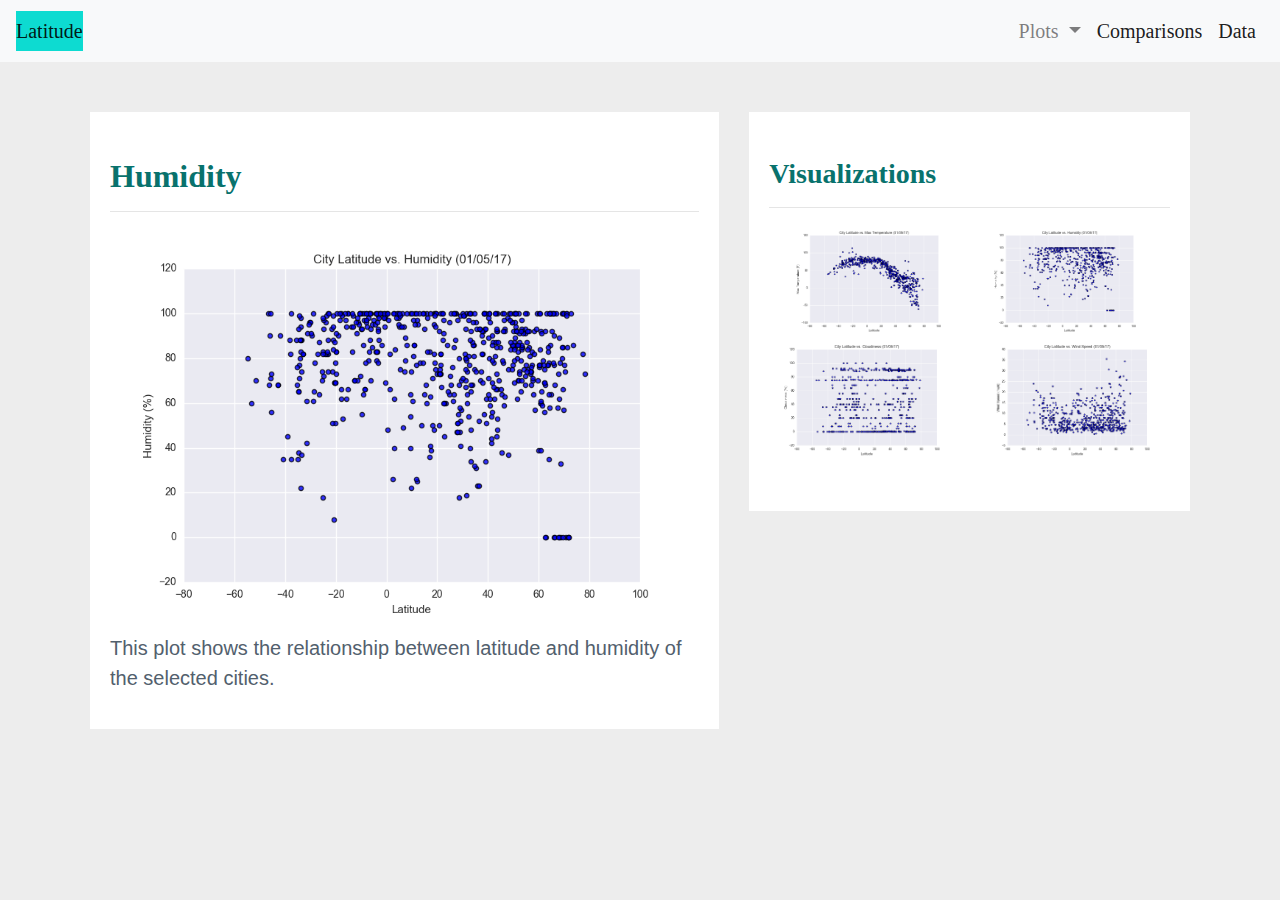
<file: humidity.html>
<!DOCTYPE html>
<html lang="en-us">

<head>
  <meta charset="UTF-8">
  <meta http-equiv="X-UA-Compatible" content="IE=edge">
  <title>Climate-Latitude Analysis Dashboard</title>
  <meta name="viewport" content="width=device-width, initial-scale=1">
  <link rel="stylesheet" href="https://stackpath.bootstrapcdn.com/bootstrap/4.3.1/css/bootstrap.min.css"
    integrity="sha384-ggOyR0iXCbMQv3Xipma34MD+dH/1fQ784/j6cY/iJTQUOhcWr7x9JvoRxT2MZw1T" crossorigin="anonymous">
  <link rel="stylesheet" type="text/css" media="screen" href="style.css">
</head>

<!-- Part1 Navbar and dropdown-->

<body>
  <div class="nagigation">
    <nav class="navbar navbar-expand-lg navbar-light bg-light">
      <a class="navbar-brand" href="index.html" style="background-color: #0ddbd1;">Latitude</a>
      <button class="navbar-toggler" type="button" data-toggle="collapse" data-target="#navbarSupportedContent"
        aria-controls="navbarSupportedContent" aria-expanded="false" aria-label="Toggle navigation">
        <span class="navbar-toggler-icon"></span>
      </button>

      <div class="collapse navbar-collapse" id="navbarSupportedContent">
        <ul class="navbar-nav ml-auto">
          <li class="nav-item dropdown">
            <a class="nav-link dropdown-toggle" href="#" id="navbarDropdown" role="button" data-toggle="dropdown"
              aria-haspopup="true" aria-expanded="false">
              Plots
            </a>
            <div class="dropdown-menu" aria-labelledby="navbarDropdown">
              <a class="dropdown-item" href="temperature.html">Max Temperature</a>
              <a class="dropdown-item" href="humidity.html">Humidity</a>
              <a class="dropdown-item" href="cloudiness.html">Cloudiness</a>
              <a class="dropdown-item" href="wind_speed.html">Wind Speed</a>
            </div>
          </li>
          <li class="nav-item active">
            <a class="nav-link" href="comparisons.html">Comparisons</a>
          </li>
          <li class="nav-item active">
            <a class="nav-link" href="data.html">Data</a>
          </li>
        </ul>
      </div>
    </nav>
  </div>

  <!-- Part 2: main part -->
  <div class="container">
    <div class="row">
      <div class="col-lg-7 col-md-12">
        <div class="box">
          <h2 class="title">Humidity</h2>
          <hr class="light">
          <img alt="Humidity Plot" src="Resources/assets/images/Fig2.png">

          <p>This plot shows the relationship between latitude and humidity of the selected cities.</p>
        </div>

      </div>
      <div class="col-lg-5 col-md-12">
        <div class="box">
          <h3 class="title">Visualizations</h3>
          <hr class="light">
          <div class="container">
            <div class="row" style="padding-bottom: 30px;">
              <div class="col-md-6">
                <a href="temperature.html"><img title="Max Temperature plot" alt="Max Temperature Plot" src="Resources/assets/images/Fig1.png" 
                    class="img-fluid"></a>
              </div>
              <div class="col-md-6">
                <a href="humidity.html"><img title="Humidity Plot" alt="Humidity Plot" src="Resources/assets/images/Fig2.png"
                    class="img-fluid"></a>
              </div>
              <div class="row">
                <div class="col-md-6">
                  <a href="cloudiness.html"><img title="Cloudiness Plot" alt="Cloudiness Plot" src="Resources/assets/images/Fig3.png"
                      class="img-fluid"></a>
                </div>
                <div class="col-md-6">
                  <a href="wind_speed.html"><img title="Wind Speed Plot" alt="Wind Speed Plot" src="Resources/assets/images/Fig4.png"
                      class="img-fluid"></a>
                </div>
              </div>
            </div>

          </div>

        </div>
      </div>
    </div>
  </div>
  </div>

  <script src="https://code.jquery.com/jquery-3.3.1.slim.min.js"
    integrity="sha384-q8i/X+965DzO0rT7abK41JStQIAqVgRVzpbzo5smXKp4YfRvH+8abtTE1Pi6jizo"
    crossorigin="anonymous"></script>
  <script src="https://cdnjs.cloudflare.com/ajax/libs/popper.js/1.14.7/umd/popper.min.js"
    integrity="sha384-UO2eT0CpHqdSJQ6hJty5KVphtPhzWj9WO1clHTMGa3JDZwrnQq4sF86dIHNDz0W1"
    crossorigin="anonymous"></script>
  <script src="https://stackpath.bootstrapcdn.com/bootstrap/4.3.1/js/bootstrap.min.js"
    integrity="sha384-JjSmVgyd0p3pXB1rRibZUAYoIIy6OrQ6VrjIEaFf/nJGzIxFDsf4x0xIM+B07jRM"
    crossorigin="anonymous"></script>

</body>

</html>
</file>
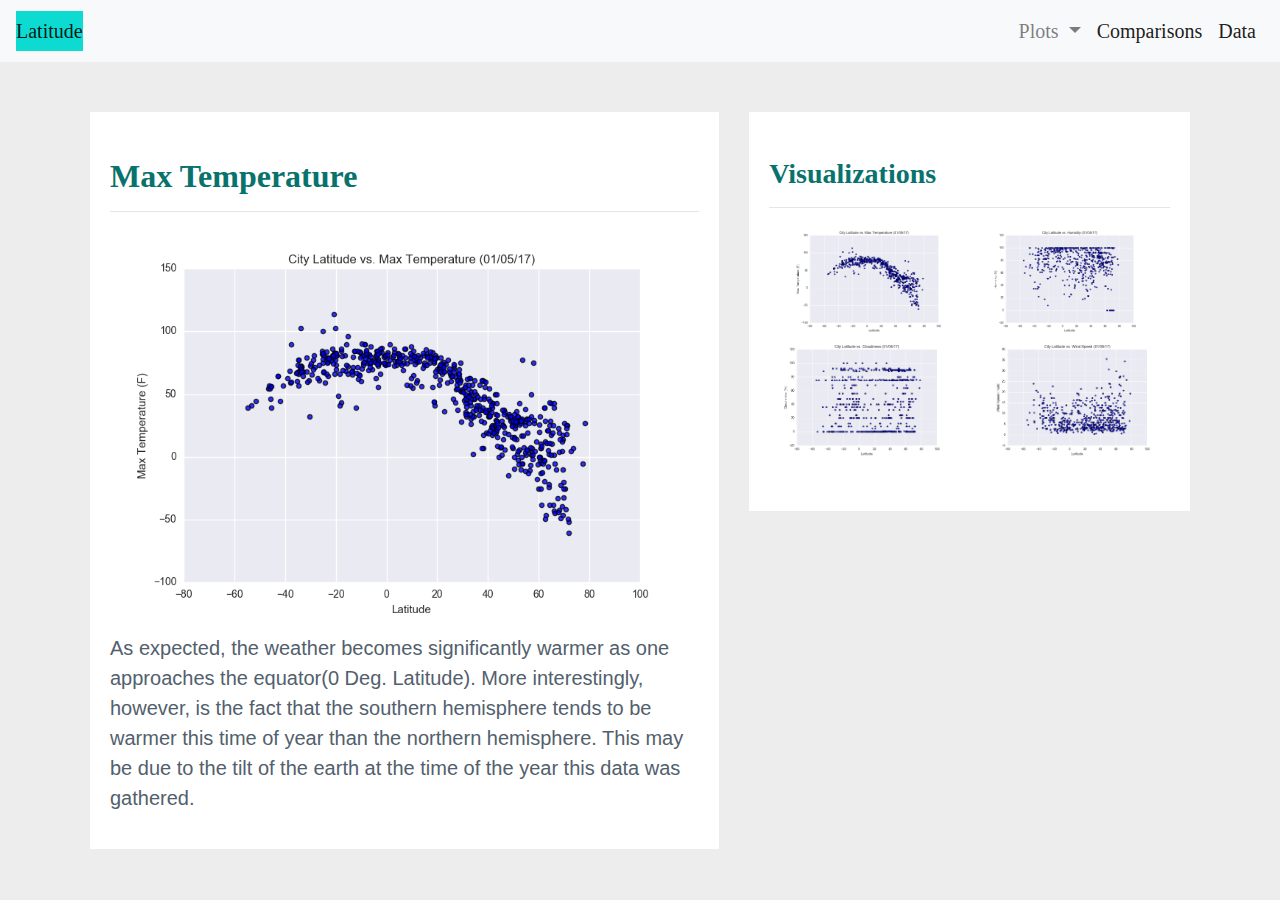
<file: temperature.html>
<!DOCTYPE html>
<html lang="en-us">

<head>
  <meta charset="UTF-8">
  <meta http-equiv="X-UA-Compatible" content="IE=edge">
  <title>Climate-Latitude Analysis Dashboard</title>
  <meta name="viewport" content="width=device-width, initial-scale=1">
  <link rel="stylesheet" href="https://stackpath.bootstrapcdn.com/bootstrap/4.3.1/css/bootstrap.min.css"
    integrity="sha384-ggOyR0iXCbMQv3Xipma34MD+dH/1fQ784/j6cY/iJTQUOhcWr7x9JvoRxT2MZw1T" crossorigin="anonymous">
  <link rel="stylesheet" type="text/css" media="screen" href="style.css">
</head>

<!-- Part1 Navbar and dropdown-->

<body>
  <div class="nagigation">
    <nav class="navbar navbar-expand-lg navbar-light bg-light">
      <a class="navbar-brand" href="index.html" style="background-color: #0ddbd1;">Latitude</a>
      <button class="navbar-toggler" type="button" data-toggle="collapse" data-target="#navbarSupportedContent"
        aria-controls="navbarSupportedContent" aria-expanded="false" aria-label="Toggle navigation">
        <span class="navbar-toggler-icon"></span>
      </button>

      <div class="collapse navbar-collapse" id="navbarSupportedContent">
        <ul class="navbar-nav ml-auto">
          <li class="nav-item dropdown">
            <a class="nav-link dropdown-toggle" href="#" id="navbarDropdown" role="button" data-toggle="dropdown"
              aria-haspopup="true" aria-expanded="false">
              Plots
            </a>
            <div class="dropdown-menu" aria-labelledby="navbarDropdown">
              <a class="dropdown-item" href="temperature.html">Max Temperature</a>
              <a class="dropdown-item" href="humidity.html">Humidity</a>
              <a class="dropdown-item" href="cloudiness.html">Cloudiness</a>
              <a class="dropdown-item" href="wind_speed.html">Wind Speed</a>
            </div>
          </li>
          <li class="nav-item active">
            <a class="nav-link" href="comparisons.html">Comparisons</a>
          </li>
          <li class="nav-item active">
            <a class="nav-link" href="data.html">Data</a>
          </li>
        </ul>
      </div>
    </nav>
  </div>

  <!-- Part 2: main part -->
  <div class="container">
    <div class="row">
      <div class="col-lg-7 col-md-12">
        <div class="box">
          <h2 class="title">Max Temperature</h2>
          <hr class="light">
          <img alt="Max Temperature Chart" src="Resources/assets/images/Fig1.png">

          <p>As expected, the weather becomes significantly warmer as one approaches the equator(0 Deg. Latitude). More
            interestingly, however, is the fact that the southern hemisphere tends to be warmer this time of year than
            the northern hemisphere. This may be due to the tilt of the earth at the time of the year this data was
            gathered.</p>
        </div>

      </div>
      <div class="col-lg-5 col-md-12">
        <div class="box">
          <h3 class="title">Visualizations</h3>
          <hr class="light">
          <div class="container">
            <div class="row" style="padding-bottom: 30px;">
              <div class="col-md-6">
                <a href="temperature.html"><img title="Max Temperature plot" alt="Max Temperature Plot" src="Resources/assets/images/Fig1.png" 
                    class="img-fluid"></a>
              </div>
              <div class="col-md-6">
                <a href="humidity.html"><img title="Humidity Plot" alt="Humidity Plot" src="Resources/assets/images/Fig2.png"
                    class="img-fluid"></a>
              </div>
              <div class="row">
                <div class="col-md-6">
                  <a href="cloudiness.html"><img title="Cloudiness Plot" alt="Cloudiness Plot" src="Resources/assets/images/Fig3.png"
                      class="img-fluid"></a>
                </div>
                <div class="col-md-6">
                  <a href="wind_speed.html"><img title="Wind Speed Plot" alt="Wind Speed Plot" src="Resources/assets/images/Fig4.png"
                      class="img-fluid"></a>
                </div>
              </div>
            </div>

          </div>

        </div>
      </div>
    </div>
  </div>
  </div>

  <script src="https://code.jquery.com/jquery-3.3.1.slim.min.js"
    integrity="sha384-q8i/X+965DzO0rT7abK41JStQIAqVgRVzpbzo5smXKp4YfRvH+8abtTE1Pi6jizo"
    crossorigin="anonymous"></script>
  <script src="https://cdnjs.cloudflare.com/ajax/libs/popper.js/1.14.7/umd/popper.min.js"
    integrity="sha384-UO2eT0CpHqdSJQ6hJty5KVphtPhzWj9WO1clHTMGa3JDZwrnQq4sF86dIHNDz0W1"
    crossorigin="anonymous"></script>
  <script src="https://stackpath.bootstrapcdn.com/bootstrap/4.3.1/js/bootstrap.min.js"
    integrity="sha384-JjSmVgyd0p3pXB1rRibZUAYoIIy6OrQ6VrjIEaFf/nJGzIxFDsf4x0xIM+B07jRM"
    crossorigin="anonymous"></script>

</body>

</html>
</file>
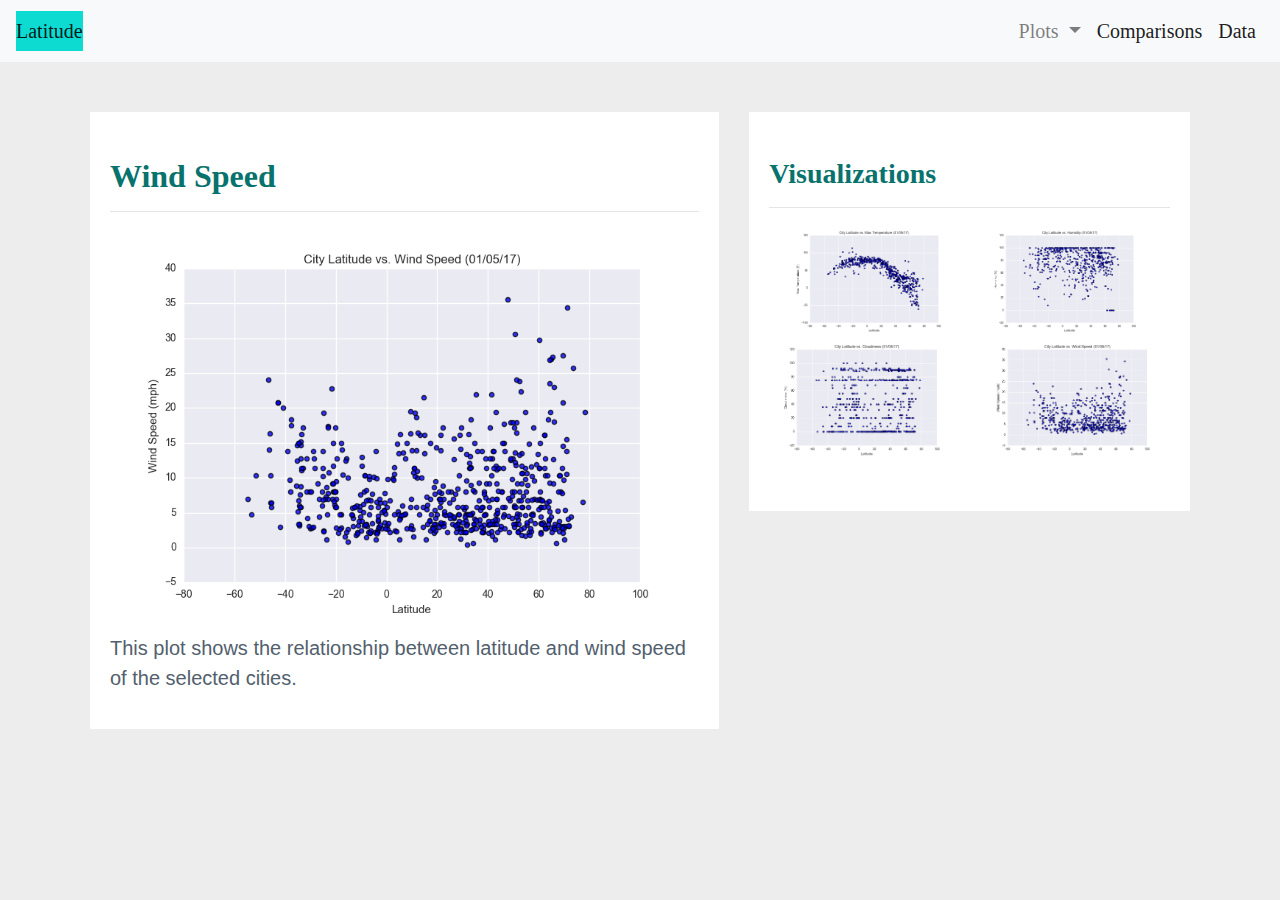
<file: wind_speed.html>
<!DOCTYPE html>
<html lang="en-us">

<head>
  <meta charset="UTF-8">
  <meta http-equiv="X-UA-Compatible" content="IE=edge">
  <title>Climate-Latitude Analysis Dashboard</title>
  <meta name="viewport" content="width=device-width, initial-scale=1">
  <link rel="stylesheet" href="https://stackpath.bootstrapcdn.com/bootstrap/4.3.1/css/bootstrap.min.css"
    integrity="sha384-ggOyR0iXCbMQv3Xipma34MD+dH/1fQ784/j6cY/iJTQUOhcWr7x9JvoRxT2MZw1T" crossorigin="anonymous">
  <link rel="stylesheet" type="text/css" media="screen" href="style.css">
</head>

<!-- Part1 Navbar and dropdown-->

<body>
  <div class="nagigation">
    <nav class="navbar navbar-expand-lg navbar-light bg-light">
      <a class="navbar-brand" href="index.html" style="background-color: #0ddbd1;">Latitude</a>
      <button class="navbar-toggler" type="button" data-toggle="collapse" data-target="#navbarSupportedContent"
        aria-controls="navbarSupportedContent" aria-expanded="false" aria-label="Toggle navigation">
        <span class="navbar-toggler-icon"></span>
      </button>

      <div class="collapse navbar-collapse" id="navbarSupportedContent">
        <ul class="navbar-nav ml-auto">
          <li class="nav-item dropdown">
            <a class="nav-link dropdown-toggle" href="#" id="navbarDropdown" role="button" data-toggle="dropdown"
              aria-haspopup="true" aria-expanded="false">
              Plots
            </a>
            <div class="dropdown-menu" aria-labelledby="navbarDropdown">
              <a class="dropdown-item" href="temperature.html">Max Temperature</a>
              <a class="dropdown-item" href="humidity.html">Humidity</a>
              <a class="dropdown-item" href="cloudiness.html">Cloudiness</a>
              <a class="dropdown-item" href="wind_speed.html">Wind Speed</a>
            </div>
          </li>
          <li class="nav-item active">
            <a class="nav-link" href="comparisons.html">Comparisons</a>
          </li>
          <li class="nav-item active">
            <a class="nav-link" href="data.html">Data</a>
          </li>
        </ul>
      </div>
    </nav>
  </div>

  <!-- Part 2: main part -->
  <div class="container">
    <div class="row">
      <div class="col-lg-7 col-md-12">
        <div class="box">
          <h2 class="title">Wind Speed</h2>
          <hr class="light">
          <img alt="Wind Speed Plot" src="Resources/assets/images/Fig4.png">

          <p>This plot shows the relationship between latitude and wind speed of the selected cities.</p>
        </div>

      </div>
      <div class="col-lg-5 col-md-12">
        <div class="box">
          <h3 class="title">Visualizations</h3>
          <hr class="light">
          <div class="container">
            <div class="row" style="padding-bottom: 30px;">
              <div class="col-md-6">
                <a href="temperature.html"><img title="Max Temperature plot" alt="Max Temperature Plot" src="Resources/assets/images/Fig1.png" 
                    class="img-fluid"></a>
              </div>
              <div class="col-md-6">
                <a href="humidity.html"><img title="Humidity Plot" alt="Humidity Plot" src="Resources/assets/images/Fig2.png"
                    class="img-fluid"></a>
              </div>
              <div class="row">
                <div class="col-md-6">
                  <a href="cloudiness.html"><img title="Cloudiness Plot" alt="Cloudiness Plot" src="Resources/assets/images/Fig3.png"
                      class="img-fluid"></a>
                </div>
                <div class="col-md-6">
                  <a href="wind_speed.html"><img title="wind Speed Plot" alt="Wind Speed Plot" src="Resources/assets/images/Fig4.png"
                      class="img-fluid"></a>
                </div>
              </div>
            </div>

          </div>

        </div>
      </div>
    </div>
  </div>
  </div>

  <script src="https://code.jquery.com/jquery-3.3.1.slim.min.js"
    integrity="sha384-q8i/X+965DzO0rT7abK41JStQIAqVgRVzpbzo5smXKp4YfRvH+8abtTE1Pi6jizo"
    crossorigin="anonymous"></script>
  <script src="https://cdnjs.cloudflare.com/ajax/libs/popper.js/1.14.7/umd/popper.min.js"
    integrity="sha384-UO2eT0CpHqdSJQ6hJty5KVphtPhzWj9WO1clHTMGa3JDZwrnQq4sF86dIHNDz0W1"
    crossorigin="anonymous"></script>
  <script src="https://stackpath.bootstrapcdn.com/bootstrap/4.3.1/js/bootstrap.min.js"
    integrity="sha384-JjSmVgyd0p3pXB1rRibZUAYoIIy6OrQ6VrjIEaFf/nJGzIxFDsf4x0xIM+B07jRM"
    crossorigin="anonymous"></script>

</body>

</html>
</file>
<file: style.css>
/* --Body-- */
body {
  height: 100%;
  width: 100%;
  background-color: #EDEDED;
  font-family: Georgia, 'Times New Roman', Times, serif;
}
/* --Navbar-- */
.navigation {
  color: white;
  font-family: sans-serif;
  background-color: #0dc7be;
  font-weight: bold;
  padding: inherit;
}
.navigation .navbar-brand {
  color: white;
  font-family: Verdana;
  font-size: 40px;
  background-color: #0dc7be;
  font-weight: bold;
  margin-left: 40px;
  padding: 15px;
  box-sizing: border-box;
}
.navbar {
  max-height: 80px;
  background-color: white;
  font-size: 20px;
}
.dropdown-item{
  color: #6D8092; 
}
/* Show different color when hovering over items on the navbar */
.dropdown .dropdown-menu .dropdown-item:active, .dropdown .dropdown-menu .dropdown-item:hover{
  background-color:#9b9898; 
}
.navigation .nav-link:hover{
  background-color:#b6b4b4;
 }
.navigation .navbar-brand:hover{
  color: rgb(171, 209, 208);
}
.container {
  width: 100%;
  padding-right: 20px;
  padding-left: 20px;
  margin-right: auto;
  margin-left: auto;
}
/* Images */
img {
  width: 100%;
  height: 100%;
}
.img-fluid:hover{
  border-color: #0BADA6;
  border-style: solid;
}
.img-active {
  border-color:#0BADA6;
  border-style: solid; 
}
/* Surrond imgage with text */
.visualization{
  width: 50%;
  height: 50%;
}
/* Title */
.title {
  color: #08726d;  
  font-family: Georgia, 'Times New Roman', Times, serif;
  font-weight: bolder; 
  padding-top: 25px; 
}
/* Paragraph */
p {
  color: #52606d;
  font-family: Arial, Helvetica, sans-serif;
  font-size: 20px; 
}
/* Box */
.box {
  margin-top: 50px;
  margin-bottom: 40px;
  padding: 20px 20px 20px;
  color: black;
  background-color: white;
}

/* Table */
.table-responsive {
  font-family: Arial, Helvetica, sans-serif;
}


@media(max-width: 992px){
.navbar-brand {
  color: white;
  font-size: 50px;
  background-color: #0a9992;
  padding: 10px;
}
.navbar{
  max-height: none; 
  padding: inherit;
}
.container{
  background-color: white;
}
}
</file>
